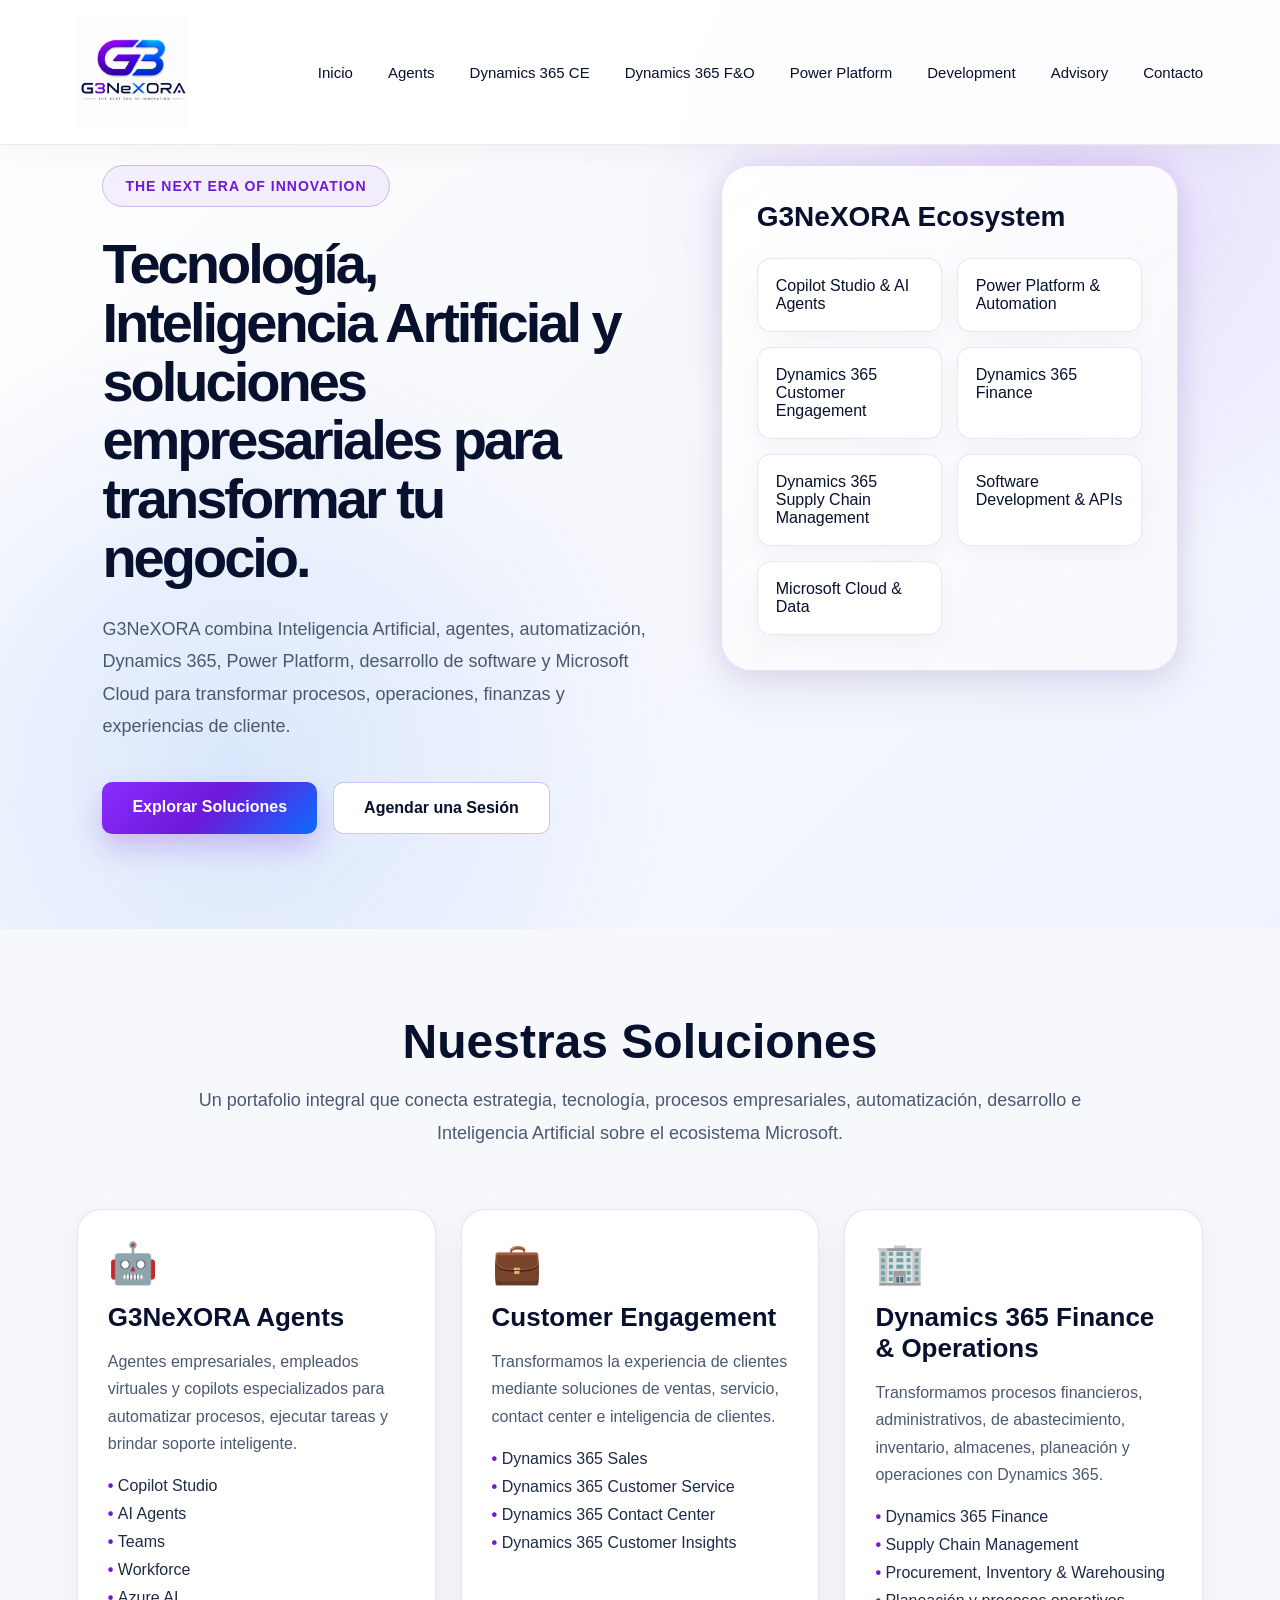
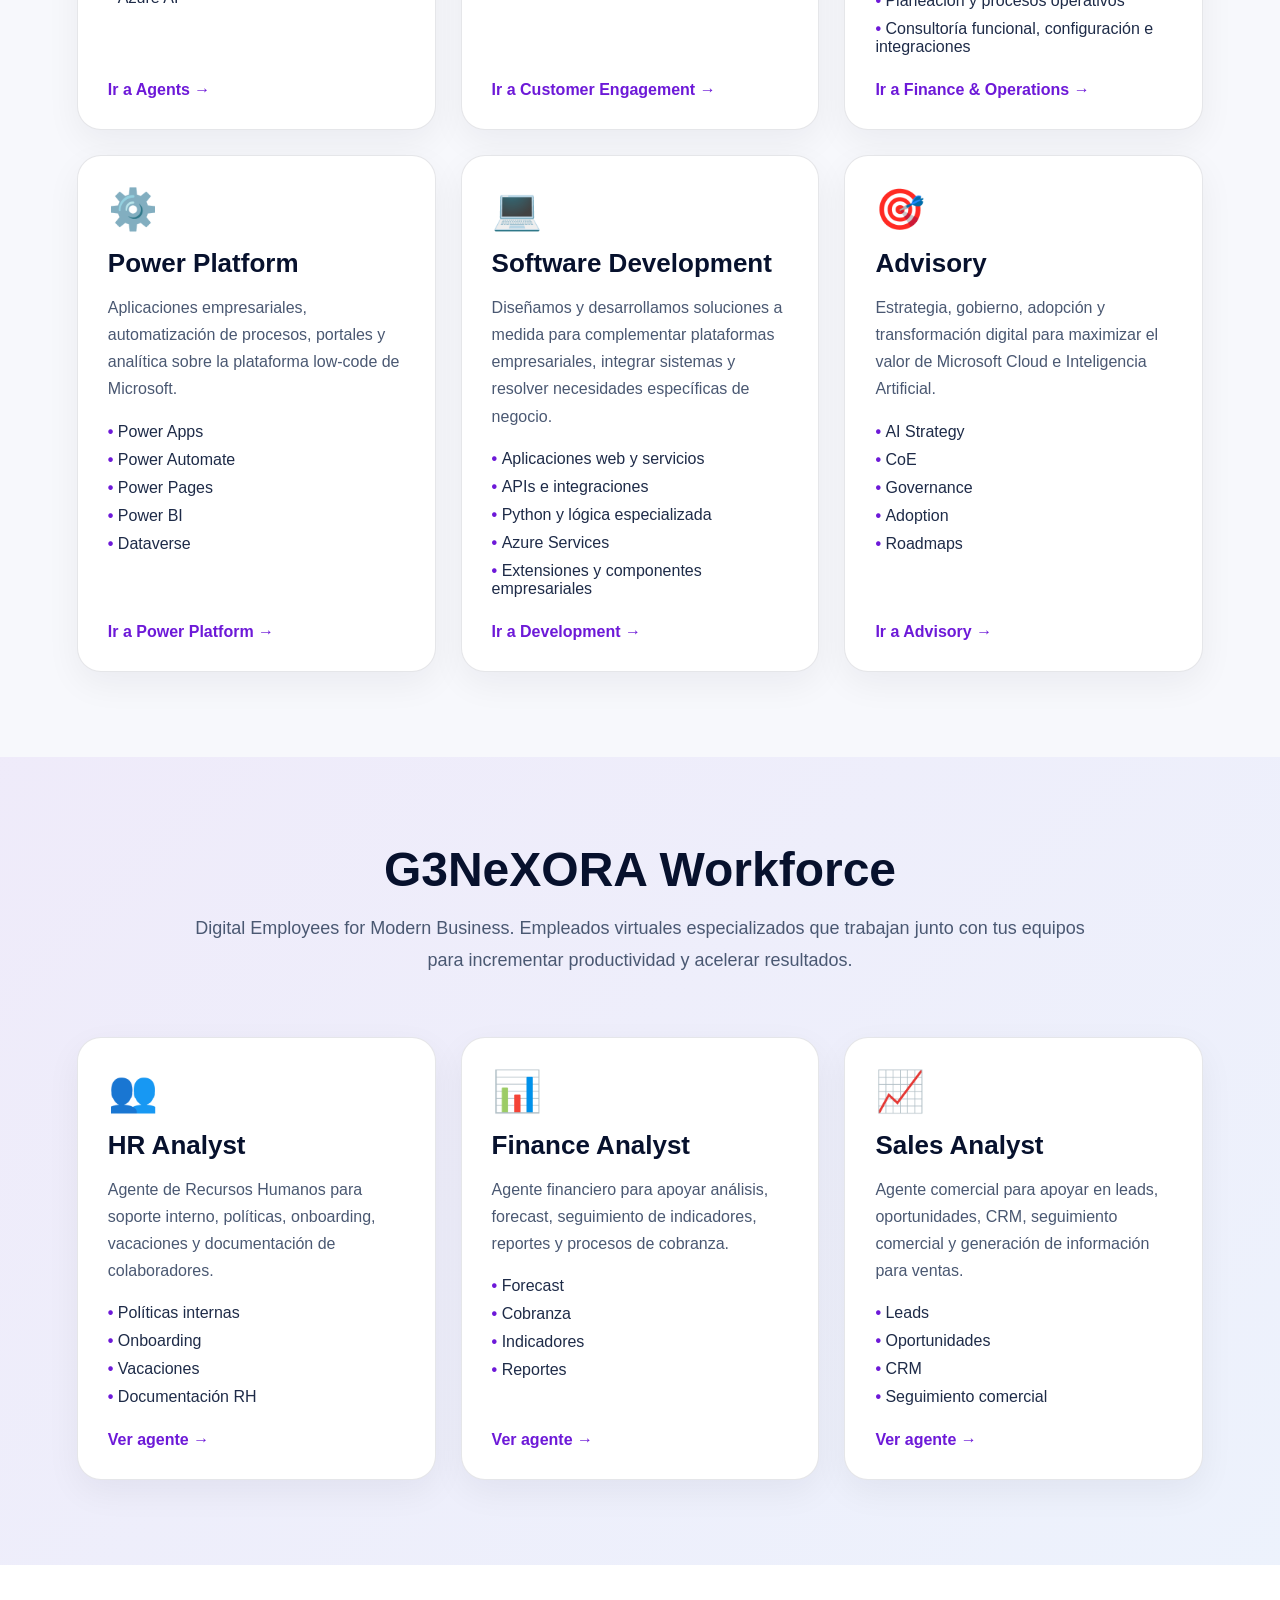
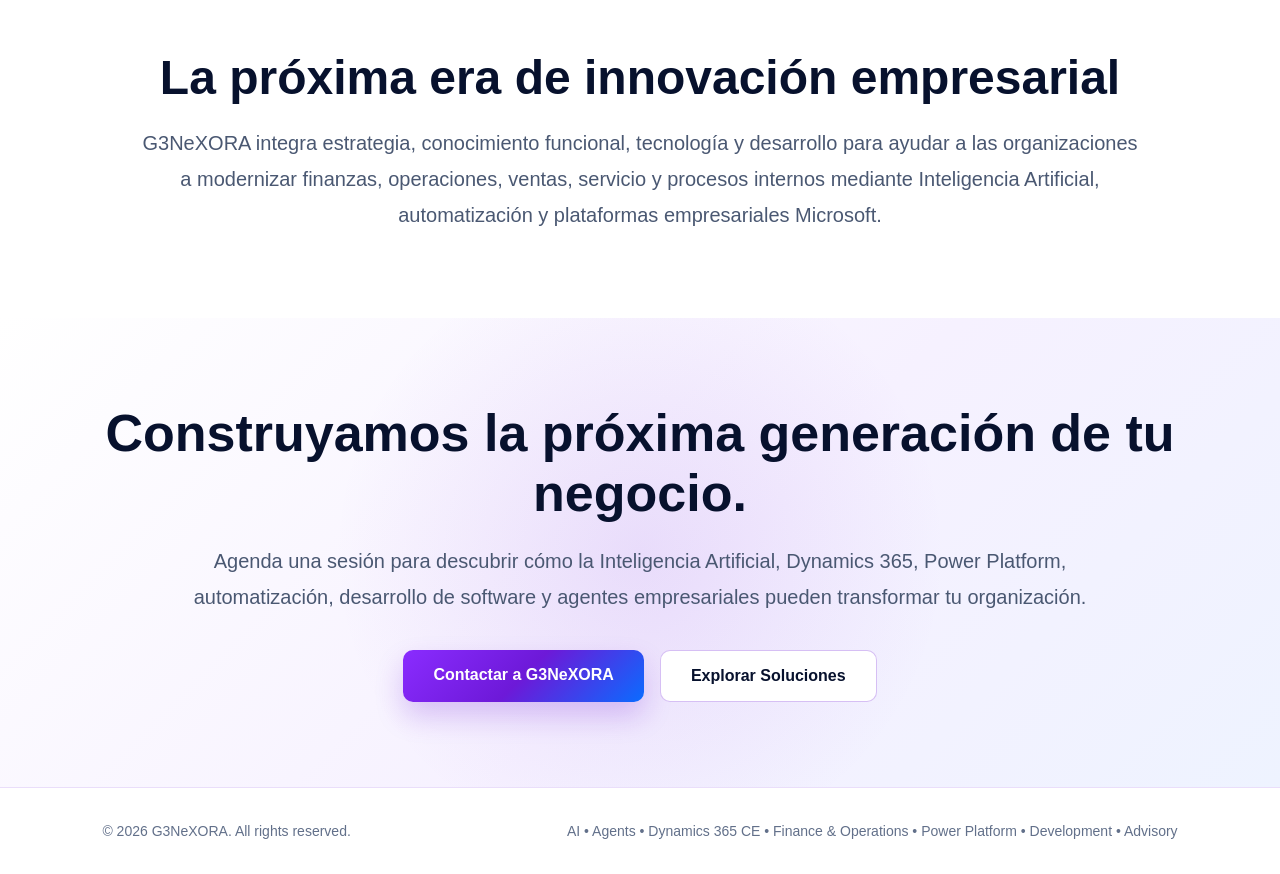
<file: index.html>
<!DOCTYPE html>
<html lang="es">
<head>
    <meta charset="UTF-8" />
    <meta name="viewport" content="width=device-width, initial-scale=1.0" />

    <title>G3NeXORA | Agents, Dynamics 365, Automation & Software Development</title>

    <meta name="description"
          content="G3NeXORA ofrece Inteligencia Artificial, agentes, Dynamics 365 Customer Engagement, Finance & Operations, Power Platform, automatización, desarrollo de software y Advisory." />

    <link rel="stylesheet" href="css/styles.css" />
</head>

<body>

    <header class="site-header">
        <a href="index.html" class="brand">
            <img src="images/g3nexora-logo.png" alt="G3NeXORA Logo" />
        </a>

        <nav class="main-nav">
            <a href="index.html">Inicio</a>
            <a href="Agents.html">Agents</a>
            <a href="CustomerEngagement.html">Dynamics 365 CE</a>
            <a href="FinanceOperations.html">Dynamics 365 F&amp;O</a>
            <a href="PowerPlatform.html">Power Platform</a>
            <!--<a href="AI.html">AI</a>-->
            <a href="Development.html">Development</a>
            <a href="Advisory.html">Advisory</a>
            <a href="#contact">Contacto</a>
        </nav>
    </header>

    <main>

        <section class="hero" id="inicio">
            <div class="hero-content">
                <div class="badge">THE NEXT ERA OF INNOVATION</div>

                <h1>
                    Tecnología, Inteligencia Artificial y soluciones empresariales para transformar tu negocio.
                </h1>

                <p>
                    G3NeXORA combina Inteligencia Artificial, agentes, automatización, Dynamics 365,
                    Power Platform, desarrollo de software y Microsoft Cloud para transformar
                    procesos, operaciones, finanzas y experiencias de cliente.
                </p>

                <div class="buttons">
                    <a href="#services" class="btn-primary">Explorar Soluciones</a>
                    <a href="#contact" class="btn-secondary">Agendar una Sesión</a>
                </div>
            </div>

            <div class="hero-panel">
                <div class="hero-panel-header">
                    <span>G3NeXORA Ecosystem</span>
                </div>

                <div class="ecosystem-grid">
                    <div class="ecosystem-item">Copilot Studio &amp; AI Agents</div>
                    <!--<div class="ecosystem-item">Azure AI Foundry &amp; Azure OpenAI</div>-->
                    <div class="ecosystem-item">Power Platform &amp; Automation</div>
                    <div class="ecosystem-item">Dynamics 365 Customer Engagement</div>
                    <div class="ecosystem-item">Dynamics 365 Finance</div>
                    <div class="ecosystem-item">Dynamics 365 Supply Chain Management</div>
                    <div class="ecosystem-item">Software Development &amp; APIs</div>
                    <div class="ecosystem-item">Microsoft Cloud &amp; Data</div>
                </div>
            </div>
        </section>

        <section class="services" id="services">
            <div class="section-title">
                <h2>Nuestras Soluciones</h2>
                <p>
                    Un portafolio integral que conecta estrategia, tecnología, procesos empresariales,
                    automatización, desarrollo e Inteligencia Artificial sobre el ecosistema Microsoft.
                </p>
            </div>

            <div class="services-grid">

                <article class="service-card" id="agents">
                    <div>
                        <div class="icon">🤖</div>
                        <h3>G3NeXORA Agents</h3>
                        <p>
                            Agentes empresariales, empleados virtuales y copilots especializados
                            para automatizar procesos, ejecutar tareas y brindar soporte inteligente.
                        </p>

                        <ul>
                            <li>Copilot Studio</li>
                            <li>AI Agents</li>
                            <li>Teams</li>
                            <li>Workforce</li>
                            <li>Azure AI</li>
                        </ul>
                    </div>

                    <a href="Agents.html">Ir a Agents →</a>
                </article>

                <article class="service-card" id="customer">
                    <div>
                        <div class="icon">💼</div>
                        <h3>Customer Engagement</h3>
                        <p>
                            Transformamos la experiencia de clientes mediante soluciones de ventas,
                            servicio, contact center e inteligencia de clientes.
                        </p>

                        <ul>
                            <li>Dynamics 365 Sales</li>
                            <li>Dynamics 365 Customer Service</li>
                            <li>Dynamics 365 Contact Center</li>
                            <li>Dynamics 365 Customer Insights</li>
                        </ul>
                    </div>

                    <a href="CustomerEngagement.html">Ir a Customer Engagement →</a>
                </article>

                <article class="service-card" id="finance-operations">
                    <div>
                        <div class="icon">🏢</div>
                        <h3>Dynamics 365 Finance &amp; Operations</h3>
                        <p>
                            Transformamos procesos financieros, administrativos, de abastecimiento,
                            inventario, almacenes, planeación y operaciones con Dynamics 365.
                        </p>

                        <ul>
                            <li>Dynamics 365 Finance</li>
                            <li>Supply Chain Management</li>
                            <li>Procurement, Inventory &amp; Warehousing</li>
                            <li>Planeación y procesos operativos</li>
                            <li>Consultoría funcional, configuración e integraciones</li>
                        </ul>
                    </div>

                    <a href="FinanceOperations.html">Ir a Finance &amp; Operations →</a>
                </article>

                <article class="service-card" id="platform">
                    <div>
                        <div class="icon">⚙️</div>
                        <h3>Power Platform</h3>
                        <p>
                            Aplicaciones empresariales, automatización de procesos, portales y analítica
                            sobre la plataforma low-code de Microsoft.
                        </p>

                        <ul>
                            <li>Power Apps</li>
                            <li>Power Automate</li>
                            <li>Power Pages</li>
                            <li>Power BI</li>
                            <li>Dataverse</li>
                        </ul>
                    </div>

                    <a href="PowerPlatform.html">Ir a Power Platform →</a>
                </article>

                <!--<article class="service-card" id="ai">
                    <div>
                        <div class="icon">🧠</div>
                        <h3>G3NeXORA AI</h3>
                        <p>
                            Soluciones avanzadas de Inteligencia Artificial para acelerar la innovación,
                            automatizar decisiones y conectar conocimiento empresarial.
                        </p>

                        <ul>
                            <li>Azure AI Foundry</li>
                            <li>Azure OpenAI</li>
                            <li>Generative AI</li>
                            <li>Machine Learning</li>
                            <li>Intelligent Automation</li>
                        </ul>
                    </div>

                    <a href="AI.html">Ir a AI →</a>
                </article>-->

                <article class="service-card" id="development">
                    <div>
                        <div class="icon">💻</div>
                        <h3>Software Development</h3>
                        <p>
                            Diseñamos y desarrollamos soluciones a medida para complementar plataformas
                            empresariales, integrar sistemas y resolver necesidades específicas de negocio.
                        </p>

                        <ul>
                            <li>Aplicaciones web y servicios</li>
                            <li>APIs e integraciones</li>
                            <li>Python y lógica especializada</li>
                            <li>Azure Services</li>
                            <li>Extensiones y componentes empresariales</li>
                        </ul>
                    </div>

                    <a href="Development.html">Ir a Development →</a>
                </article>

                <article class="service-card" id="advisory">
                    <div>
                        <div class="icon">🎯</div>
                        <h3>Advisory</h3>
                        <p>
                            Estrategia, gobierno, adopción y transformación digital para maximizar
                            el valor de Microsoft Cloud e Inteligencia Artificial.
                        </p>

                        <ul>
                            <li>AI Strategy</li>
                            <li>CoE</li>
                            <li>Governance</li>
                            <li>Adoption</li>
                            <li>Roadmaps</li>
                        </ul>
                    </div>

                    <a href="Advisory.html">Ir a Advisory →</a>
                </article>

            </div>
        </section>

        <section class="workforce">
            <div class="section-title">
                <h2>G3NeXORA Workforce</h2>
                <p>
                    Digital Employees for Modern Business. Empleados virtuales especializados
                    que trabajan junto con tus equipos para incrementar productividad y acelerar resultados.
                </p>
            </div>

            <div class="workforce-grid">

                <article class="workforce-card">
                    <div>
                        <div class="icon">👥</div>
                        <h3>HR Analyst</h3>
                        <p>
                            Agente de Recursos Humanos para soporte interno, políticas, onboarding,
                            vacaciones y documentación de colaboradores.
                        </p>

                        <ul>
                            <li>Políticas internas</li>
                            <li>Onboarding</li>
                            <li>Vacaciones</li>
                            <li>Documentación RH</li>
                        </ul>
                    </div>

                    <a href="Agents.html">Ver agente →</a>
                </article>

                <article class="workforce-card">
                    <div>
                        <div class="icon">📊</div>
                        <h3>Finance Analyst</h3>
                        <p>
                            Agente financiero para apoyar análisis, forecast, seguimiento de indicadores,
                            reportes y procesos de cobranza.
                        </p>

                        <ul>
                            <li>Forecast</li>
                            <li>Cobranza</li>
                            <li>Indicadores</li>
                            <li>Reportes</li>
                        </ul>
                    </div>

                    <a href="Agents.html">Ver agente →</a>
                </article>

                <article class="workforce-card">
                    <div>
                        <div class="icon">📈</div>
                        <h3>Sales Analyst</h3>
                        <p>
                            Agente comercial para apoyar en leads, oportunidades, CRM, seguimiento
                            comercial y generación de información para ventas.
                        </p>

                        <ul>
                            <li>Leads</li>
                            <li>Oportunidades</li>
                            <li>CRM</li>
                            <li>Seguimiento comercial</li>
                        </ul>
                    </div>

                    <a href="Agents.html">Ver agente →</a>
                </article>

            </div>
        </section>

        <section class="about">
            <div class="about-content">
                <h2>La próxima era de innovación empresarial</h2>

                <p>
                    G3NeXORA integra estrategia, conocimiento funcional, tecnología y desarrollo para ayudar
                    a las organizaciones a modernizar finanzas, operaciones, ventas, servicio y procesos internos
                    mediante Inteligencia Artificial, automatización y plataformas empresariales Microsoft.
                </p>
            </div>
        </section>

        <section class="cta" id="contact">
            <h2>Construyamos la próxima generación de tu negocio.</h2>

            <p>
                Agenda una sesión para descubrir cómo la Inteligencia Artificial, Dynamics 365,
                Power Platform, automatización, desarrollo de software y agentes empresariales
                pueden transformar tu organización.
            </p>

            <div class="buttons centered">
                <a href="mailto:contacto@G3Nexora.ms" class="btn-primary">
                    Contactar a G3NeXORA
                </a>
                <a href="#services" class="btn-secondary">Explorar Soluciones</a>
            </div>
        </section>

    </main>

    <footer class="site-footer">
        <div>© 2026 G3NeXORA. All rights reserved.</div>
        <!--<div>AI • Agents • Dynamics 365 CE • Finance & Operations • Power Platform • Development • Azure AI • Advisory</div>-->
        <div>AI • Agents • Dynamics 365 CE • Finance & Operations • Power Platform • Development • Advisory</div>
    </footer>

    <script>
        if ('scrollRestoration' in history) {
            history.scrollRestoration = 'manual';
        }

        window.onload = function () {
            window.scrollTo({
                top: 0,
                left: 0,
                behavior: 'instant'
            });
        };
    </script>

</body>
</html>
</file>
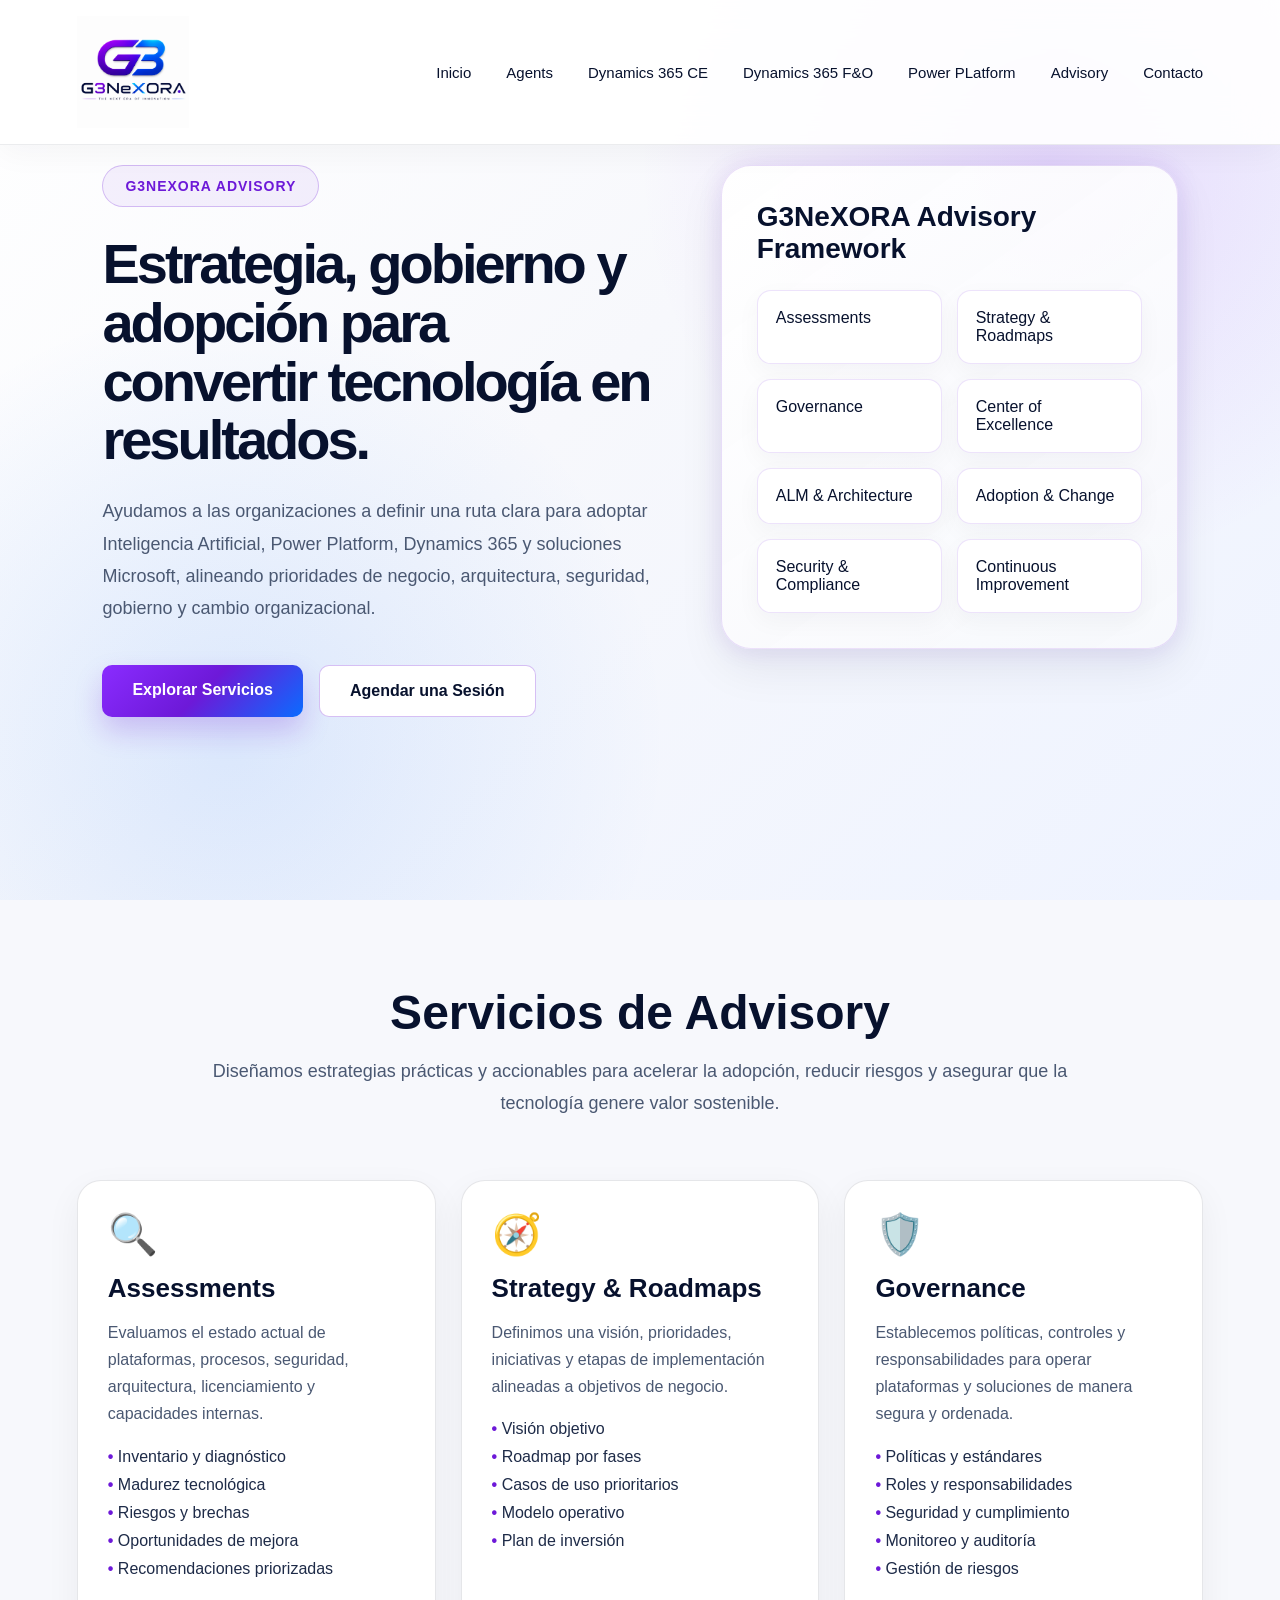
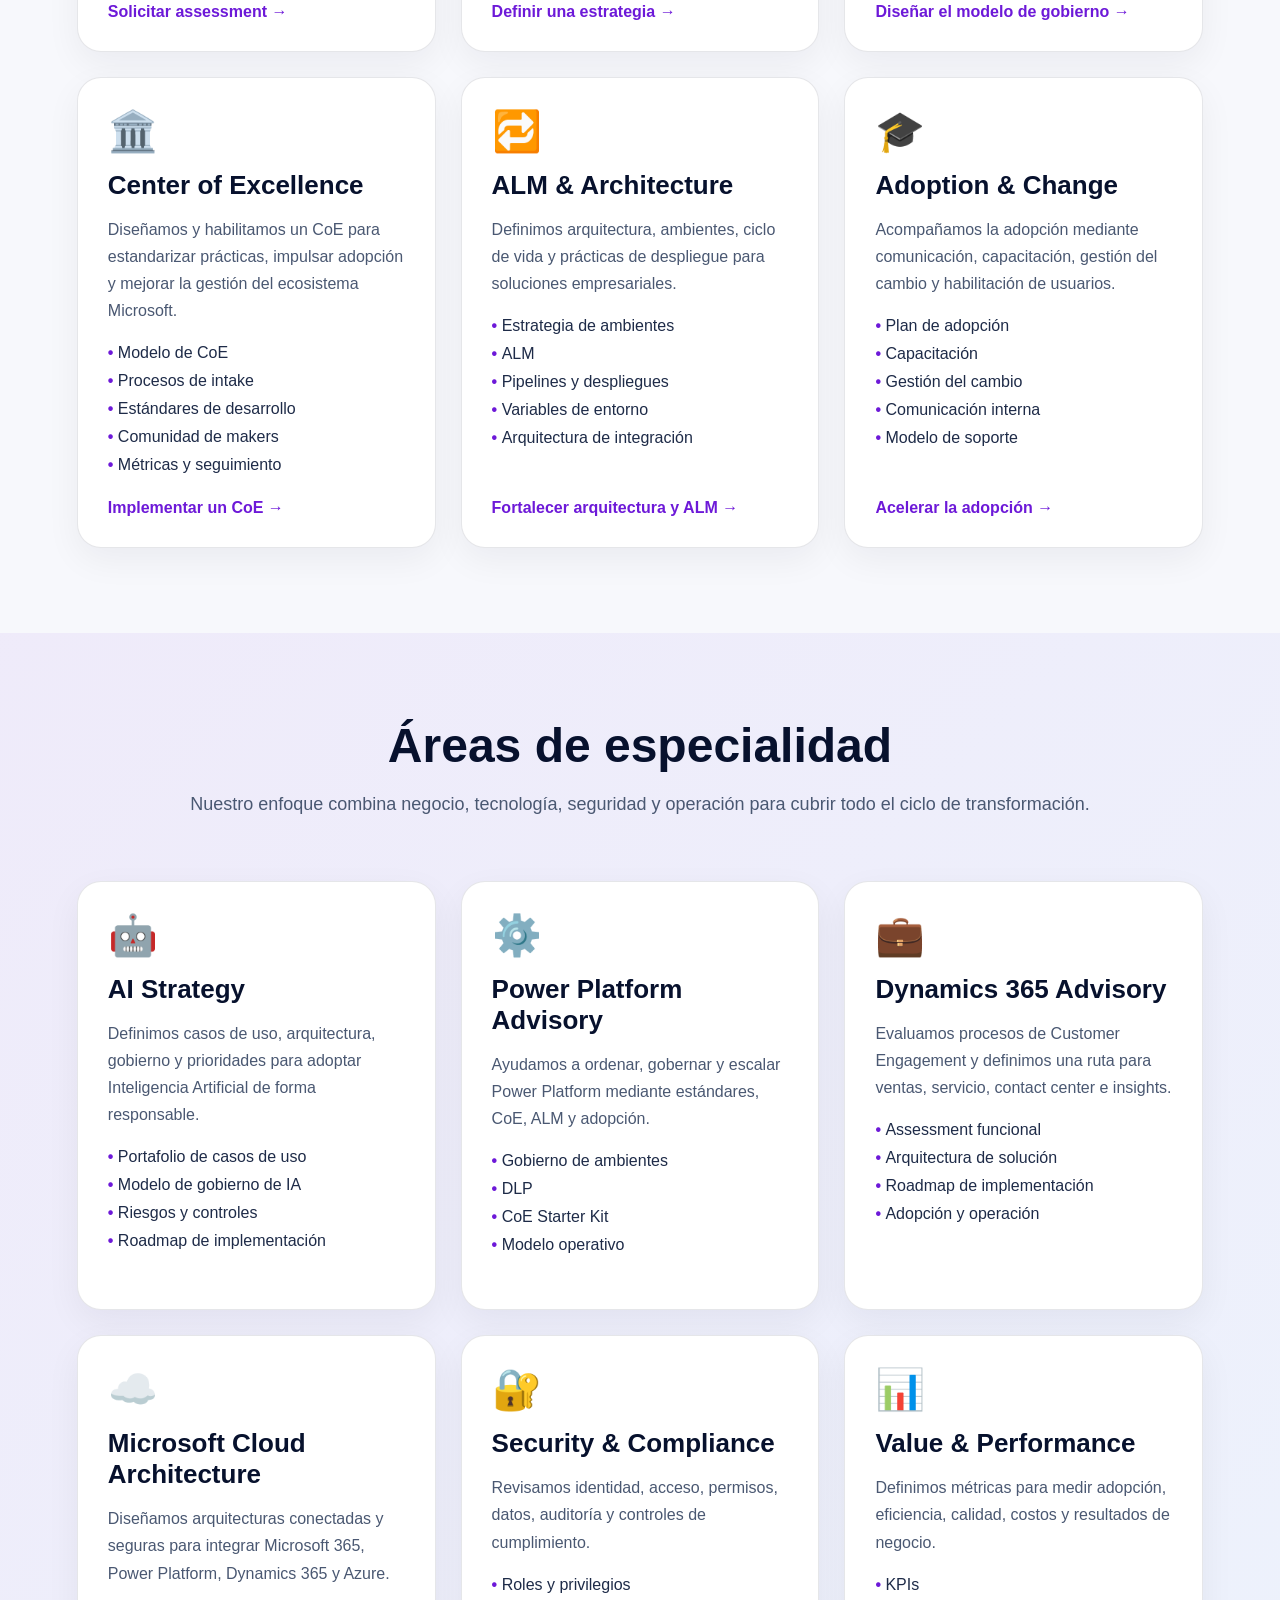
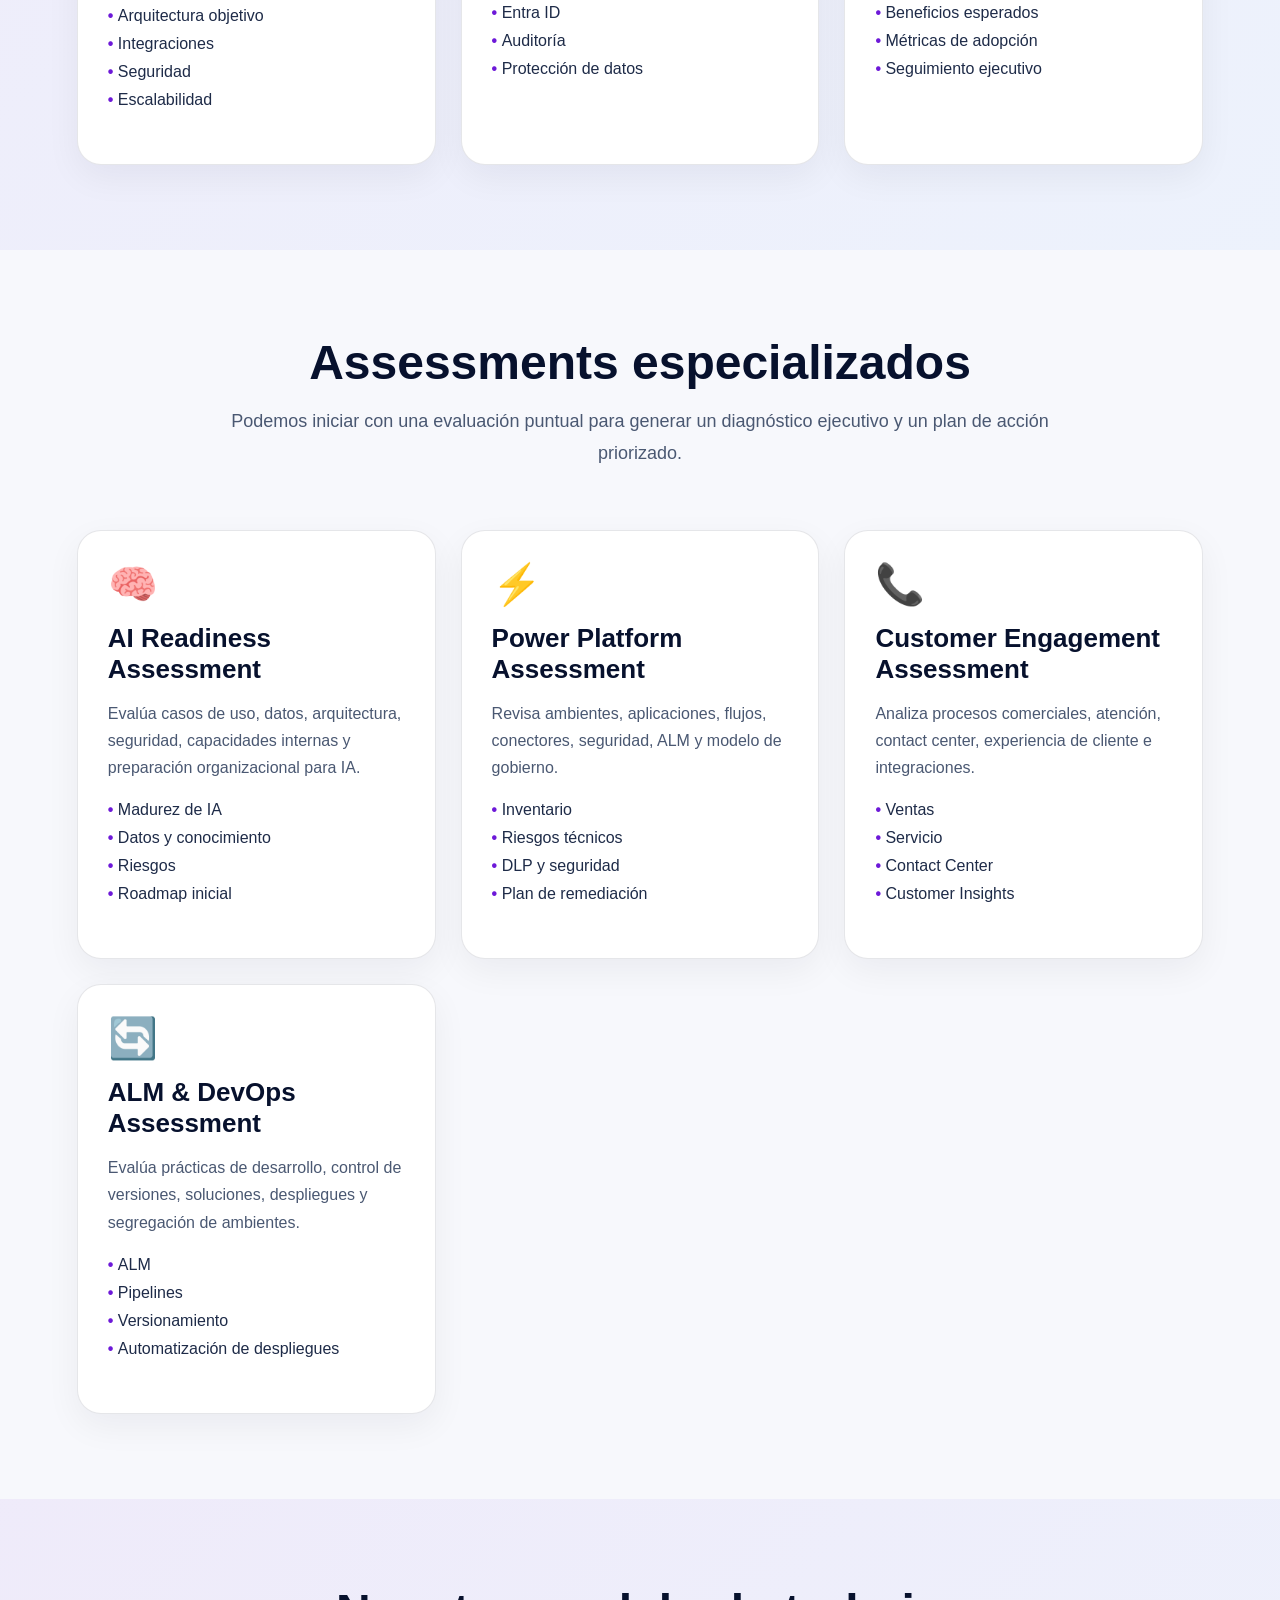
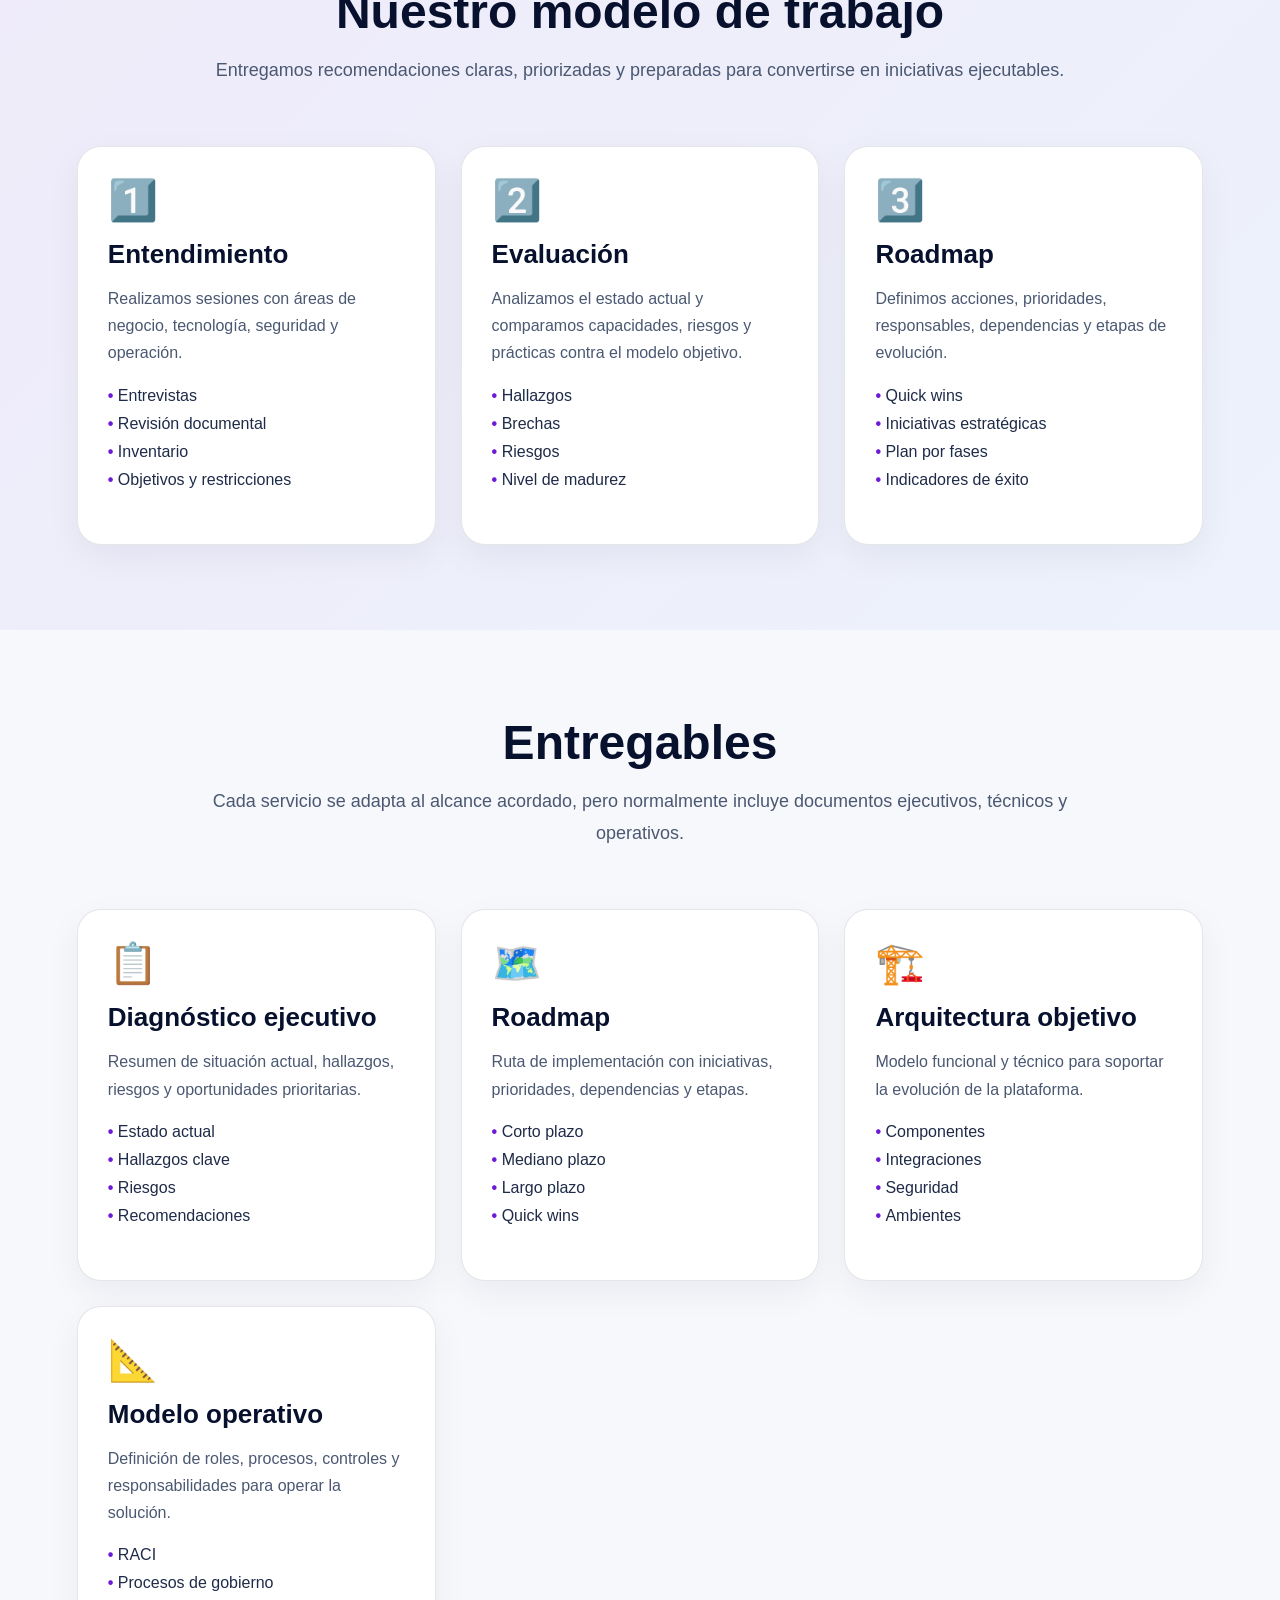
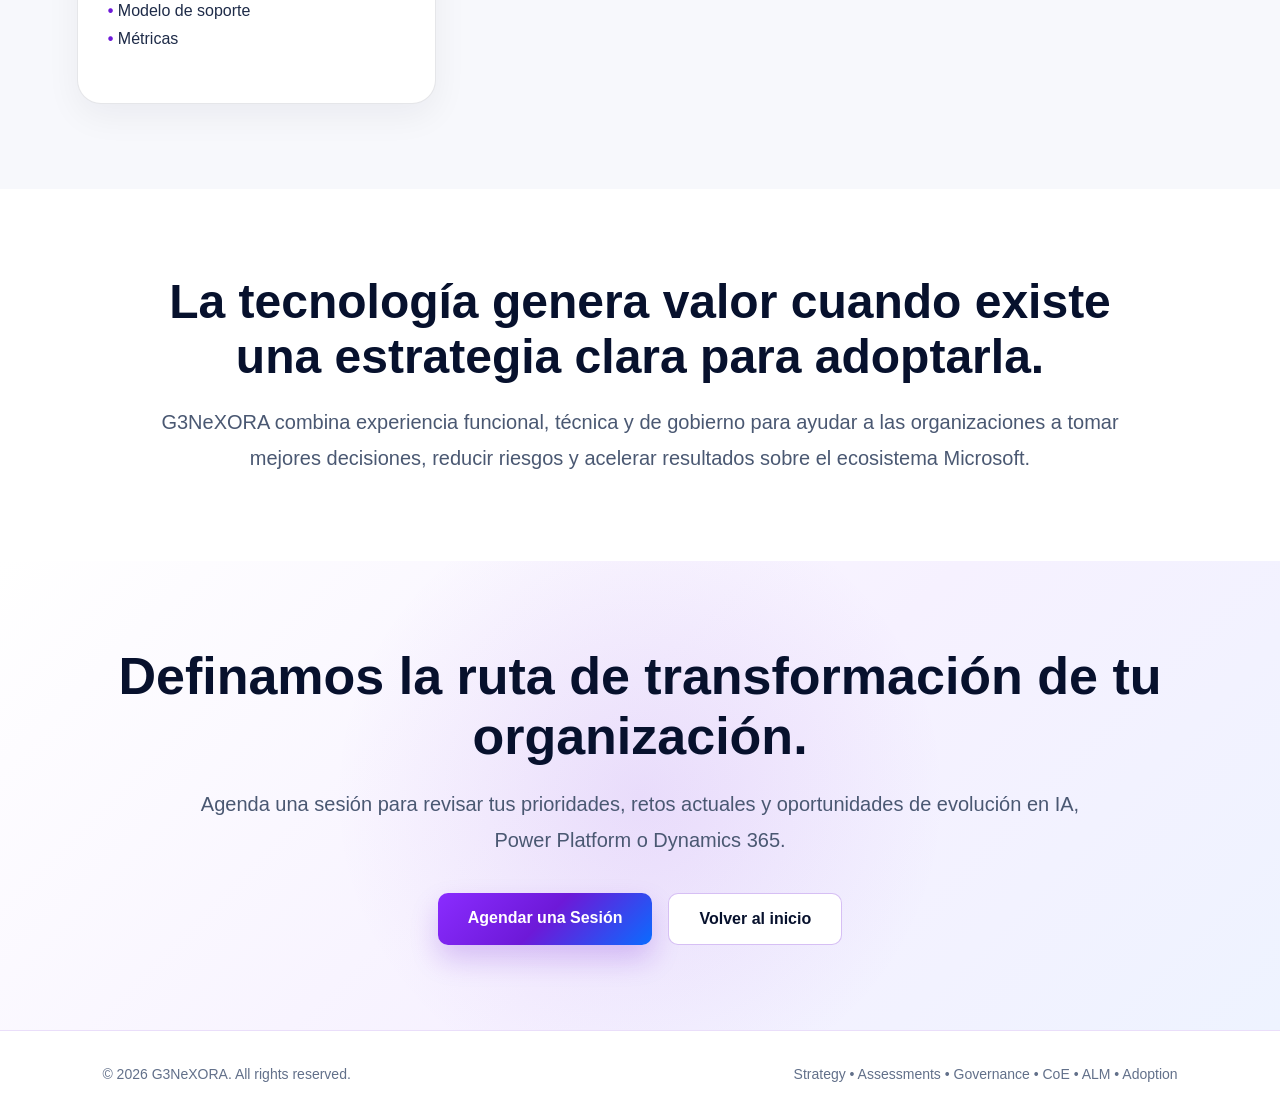
<file: Advisory.html>
<!DOCTYPE html>
<html lang="es">
<head>
    <meta charset="UTF-8" />
    <meta name="viewport" content="width=device-width, initial-scale=1.0" />

    <title>G3NeXORA Advisory | Estrategia, Gobierno y Adopción</title>

    <meta name="description"
          content="Servicios de Advisory para Microsoft AI, Power Platform, Dynamics 365 y transformación digital: assessments, roadmaps, gobierno, CoE, ALM, adopción y optimización." />

    <link rel="stylesheet" href="css/styles.css" />
</head>

<body>

    <header class="site-header">
        <a href="index.html" class="brand" aria-label="Ir al inicio de G3NeXORA">
            <img src="images/g3nexora-logo.png" alt="G3NeXORA Logo" />
        </a>

        <nav class="main-nav" aria-label="Navegación principal">
            <a href="index.html">Inicio</a>
            <a href="Agents.html">Agents</a>
            <a href="CustomerEngagement.html">Dynamics 365 CE</a>
            <a href="FinanceOperations.html">Dynamics 365 F&amp;O</a>
            <a href="PowerPlatform.html">Power PLatform</a>
            <!--<a href="AI.html">AI</a>-->
            <a href="Advisory.html">Advisory</a>
            <a href="#contact">Contacto</a>
        </nav>
    </header>

    <main>

        <!-- HERO -->
        <section class="hero" id="inicio">
            <div class="hero-content">
                <div class="badge">G3NEXORA ADVISORY</div>

                <h1>
                    Estrategia, gobierno y adopción para convertir tecnología en resultados.
                </h1>

                <p>
                    Ayudamos a las organizaciones a definir una ruta clara para adoptar
                    Inteligencia Artificial, Power Platform, Dynamics 365 y soluciones Microsoft,
                    alineando prioridades de negocio, arquitectura, seguridad, gobierno y cambio organizacional.
                </p>

                <div class="buttons">
                    <a href="#services" class="btn-primary">Explorar Servicios</a>
                    <a href="#contact" class="btn-secondary">Agendar una Sesión</a>
                </div>
            </div>

            <div class="hero-panel">
                <div class="hero-panel-header">
                    <span>G3NeXORA Advisory Framework</span>
                </div>

                <div class="ecosystem-grid">
                    <div class="ecosystem-item">Assessments</div>
                    <div class="ecosystem-item">Strategy & Roadmaps</div>
                    <div class="ecosystem-item">Governance</div>
                    <div class="ecosystem-item">Center of Excellence</div>
                    <div class="ecosystem-item">ALM & Architecture</div>
                    <div class="ecosystem-item">Adoption & Change</div>
                    <div class="ecosystem-item">Security & Compliance</div>
                    <div class="ecosystem-item">Continuous Improvement</div>
                </div>
            </div>
        </section>

        <!-- SERVICIOS -->
        <section class="services" id="services">
            <div class="section-title">
                <h2>Servicios de Advisory</h2>
                <p>
                    Diseñamos estrategias prácticas y accionables para acelerar la adopción,
                    reducir riesgos y asegurar que la tecnología genere valor sostenible.
                </p>
            </div>

            <div class="services-grid">

                <article class="service-card">
                    <div>
                        <div class="icon">🔍</div>
                        <h3>Assessments</h3>
                        <p>
                            Evaluamos el estado actual de plataformas, procesos, seguridad,
                            arquitectura, licenciamiento y capacidades internas.
                        </p>
                        <ul>
                            <li>Inventario y diagnóstico</li>
                            <li>Madurez tecnológica</li>
                            <li>Riesgos y brechas</li>
                            <li>Oportunidades de mejora</li>
                            <li>Recomendaciones priorizadas</li>
                        </ul>
                    </div>
                    <a href="#contact">Solicitar assessment →</a>
                </article>

                <article class="service-card">
                    <div>
                        <div class="icon">🧭</div>
                        <h3>Strategy & Roadmaps</h3>
                        <p>
                            Definimos una visión, prioridades, iniciativas y etapas de implementación
                            alineadas a objetivos de negocio.
                        </p>
                        <ul>
                            <li>Visión objetivo</li>
                            <li>Roadmap por fases</li>
                            <li>Casos de uso prioritarios</li>
                            <li>Modelo operativo</li>
                            <li>Plan de inversión</li>
                        </ul>
                    </div>
                    <a href="#contact">Definir una estrategia →</a>
                </article>

                <article class="service-card">
                    <div>
                        <div class="icon">🛡️</div>
                        <h3>Governance</h3>
                        <p>
                            Establecemos políticas, controles y responsabilidades para operar
                            plataformas y soluciones de manera segura y ordenada.
                        </p>
                        <ul>
                            <li>Políticas y estándares</li>
                            <li>Roles y responsabilidades</li>
                            <li>Seguridad y cumplimiento</li>
                            <li>Monitoreo y auditoría</li>
                            <li>Gestión de riesgos</li>
                        </ul>
                    </div>
                    <a href="#contact">Diseñar el modelo de gobierno →</a>
                </article>

                <article class="service-card">
                    <div>
                        <div class="icon">🏛️</div>
                        <h3>Center of Excellence</h3>
                        <p>
                            Diseñamos y habilitamos un CoE para estandarizar prácticas,
                            impulsar adopción y mejorar la gestión del ecosistema Microsoft.
                        </p>
                        <ul>
                            <li>Modelo de CoE</li>
                            <li>Procesos de intake</li>
                            <li>Estándares de desarrollo</li>
                            <li>Comunidad de makers</li>
                            <li>Métricas y seguimiento</li>
                        </ul>
                    </div>
                    <a href="#contact">Implementar un CoE →</a>
                </article>

                <article class="service-card">
                    <div>
                        <div class="icon">🔁</div>
                        <h3>ALM & Architecture</h3>
                        <p>
                            Definimos arquitectura, ambientes, ciclo de vida y prácticas
                            de despliegue para soluciones empresariales.
                        </p>
                        <ul>
                            <li>Estrategia de ambientes</li>
                            <li>ALM</li>
                            <li>Pipelines y despliegues</li>
                            <li>Variables de entorno</li>
                            <li>Arquitectura de integración</li>
                        </ul>
                    </div>
                    <a href="#contact">Fortalecer arquitectura y ALM →</a>
                </article>

                <article class="service-card">
                    <div>
                        <div class="icon">🎓</div>
                        <h3>Adoption & Change</h3>
                        <p>
                            Acompañamos la adopción mediante comunicación, capacitación,
                            gestión del cambio y habilitación de usuarios.
                        </p>
                        <ul>
                            <li>Plan de adopción</li>
                            <li>Capacitación</li>
                            <li>Gestión del cambio</li>
                            <li>Comunicación interna</li>
                            <li>Modelo de soporte</li>
                        </ul>
                    </div>
                    <a href="#contact">Acelerar la adopción →</a>
                </article>

            </div>
        </section>

        <!-- ÁREAS DE ESPECIALIDAD -->
        <section class="workforce">
            <div class="section-title">
                <h2>Áreas de especialidad</h2>
                <p>
                    Nuestro enfoque combina negocio, tecnología, seguridad y operación
                    para cubrir todo el ciclo de transformación.
                </p>
            </div>

            <div class="workforce-grid">

                <article class="workforce-card">
                    <div>
                        <div class="icon">🤖</div>
                        <h3>AI Strategy</h3>
                        <p>
                            Definimos casos de uso, arquitectura, gobierno y prioridades
                            para adoptar Inteligencia Artificial de forma responsable.
                        </p>
                        <ul>
                            <li>Portafolio de casos de uso</li>
                            <li>Modelo de gobierno de IA</li>
                            <li>Riesgos y controles</li>
                            <li>Roadmap de implementación</li>
                        </ul>
                    </div>
                </article>

                <article class="workforce-card">
                    <div>
                        <div class="icon">⚙️</div>
                        <h3>Power Platform Advisory</h3>
                        <p>
                            Ayudamos a ordenar, gobernar y escalar Power Platform
                            mediante estándares, CoE, ALM y adopción.
                        </p>
                        <ul>
                            <li>Gobierno de ambientes</li>
                            <li>DLP</li>
                            <li>CoE Starter Kit</li>
                            <li>Modelo operativo</li>
                        </ul>
                    </div>
                </article>

                <article class="workforce-card">
                    <div>
                        <div class="icon">💼</div>
                        <h3>Dynamics 365 Advisory</h3>
                        <p>
                            Evaluamos procesos de Customer Engagement y definimos
                            una ruta para ventas, servicio, contact center e insights.
                        </p>
                        <ul>
                            <li>Assessment funcional</li>
                            <li>Arquitectura de solución</li>
                            <li>Roadmap de implementación</li>
                            <li>Adopción y operación</li>
                        </ul>
                    </div>
                </article>

                <article class="workforce-card">
                    <div>
                        <div class="icon">☁️</div>
                        <h3>Microsoft Cloud Architecture</h3>
                        <p>
                            Diseñamos arquitecturas conectadas y seguras
                            para integrar Microsoft 365, Power Platform, Dynamics 365 y Azure.
                        </p>
                        <ul>
                            <li>Arquitectura objetivo</li>
                            <li>Integraciones</li>
                            <li>Seguridad</li>
                            <li>Escalabilidad</li>
                        </ul>
                    </div>
                </article>

                <article class="workforce-card">
                    <div>
                        <div class="icon">🔐</div>
                        <h3>Security & Compliance</h3>
                        <p>
                            Revisamos identidad, acceso, permisos, datos,
                            auditoría y controles de cumplimiento.
                        </p>
                        <ul>
                            <li>Roles y privilegios</li>
                            <li>Entra ID</li>
                            <li>Auditoría</li>
                            <li>Protección de datos</li>
                        </ul>
                    </div>
                </article>

                <article class="workforce-card">
                    <div>
                        <div class="icon">📊</div>
                        <h3>Value & Performance</h3>
                        <p>
                            Definimos métricas para medir adopción, eficiencia,
                            calidad, costos y resultados de negocio.
                        </p>
                        <ul>
                            <li>KPIs</li>
                            <li>Beneficios esperados</li>
                            <li>Métricas de adopción</li>
                            <li>Seguimiento ejecutivo</li>
                        </ul>
                    </div>
                </article>

            </div>
        </section>

        <!-- ASSESSMENTS -->
        <section class="services">
            <div class="section-title">
                <h2>Assessments especializados</h2>
                <p>
                    Podemos iniciar con una evaluación puntual para generar
                    un diagnóstico ejecutivo y un plan de acción priorizado.
                </p>
            </div>

            <div class="services-grid">

                <article class="service-card">
                    <div>
                        <div class="icon">🧠</div>
                        <h3>AI Readiness Assessment</h3>
                        <p>
                            Evalúa casos de uso, datos, arquitectura, seguridad,
                            capacidades internas y preparación organizacional para IA.
                        </p>
                        <ul>
                            <li>Madurez de IA</li>
                            <li>Datos y conocimiento</li>
                            <li>Riesgos</li>
                            <li>Roadmap inicial</li>
                        </ul>
                    </div>
                </article>

                <article class="service-card">
                    <div>
                        <div class="icon">⚡</div>
                        <h3>Power Platform Assessment</h3>
                        <p>
                            Revisa ambientes, aplicaciones, flujos, conectores,
                            seguridad, ALM y modelo de gobierno.
                        </p>
                        <ul>
                            <li>Inventario</li>
                            <li>Riesgos técnicos</li>
                            <li>DLP y seguridad</li>
                            <li>Plan de remediación</li>
                        </ul>
                    </div>
                </article>

                <article class="service-card">
                    <div>
                        <div class="icon">📞</div>
                        <h3>Customer Engagement Assessment</h3>
                        <p>
                            Analiza procesos comerciales, atención, contact center,
                            experiencia de cliente e integraciones.
                        </p>
                        <ul>
                            <li>Ventas</li>
                            <li>Servicio</li>
                            <li>Contact Center</li>
                            <li>Customer Insights</li>
                        </ul>
                    </div>
                </article>

                <article class="service-card">
                    <div>
                        <div class="icon">🔄</div>
                        <h3>ALM & DevOps Assessment</h3>
                        <p>
                            Evalúa prácticas de desarrollo, control de versiones,
                            soluciones, despliegues y segregación de ambientes.
                        </p>
                        <ul>
                            <li>ALM</li>
                            <li>Pipelines</li>
                            <li>Versionamiento</li>
                            <li>Automatización de despliegues</li>
                        </ul>
                    </div>
                </article>

            </div>
        </section>

        <!-- MODELO DE TRABAJO -->
        <section class="workforce">
            <div class="section-title">
                <h2>Nuestro modelo de trabajo</h2>
                <p>
                    Entregamos recomendaciones claras, priorizadas y preparadas
                    para convertirse en iniciativas ejecutables.
                </p>
            </div>

            <div class="workforce-grid">

                <article class="workforce-card">
                    <div>
                        <div class="icon">1️⃣</div>
                        <h3>Entendimiento</h3>
                        <p>
                            Realizamos sesiones con áreas de negocio, tecnología,
                            seguridad y operación.
                        </p>
                        <ul>
                            <li>Entrevistas</li>
                            <li>Revisión documental</li>
                            <li>Inventario</li>
                            <li>Objetivos y restricciones</li>
                        </ul>
                    </div>
                </article>

                <article class="workforce-card">
                    <div>
                        <div class="icon">2️⃣</div>
                        <h3>Evaluación</h3>
                        <p>
                            Analizamos el estado actual y comparamos capacidades,
                            riesgos y prácticas contra el modelo objetivo.
                        </p>
                        <ul>
                            <li>Hallazgos</li>
                            <li>Brechas</li>
                            <li>Riesgos</li>
                            <li>Nivel de madurez</li>
                        </ul>
                    </div>
                </article>

                <article class="workforce-card">
                    <div>
                        <div class="icon">3️⃣</div>
                        <h3>Roadmap</h3>
                        <p>
                            Definimos acciones, prioridades, responsables,
                            dependencias y etapas de evolución.
                        </p>
                        <ul>
                            <li>Quick wins</li>
                            <li>Iniciativas estratégicas</li>
                            <li>Plan por fases</li>
                            <li>Indicadores de éxito</li>
                        </ul>
                    </div>
                </article>

            </div>
        </section>

        <!-- ENTREGABLES -->
        <section class="services">
            <div class="section-title">
                <h2>Entregables</h2>
                <p>
                    Cada servicio se adapta al alcance acordado, pero normalmente
                    incluye documentos ejecutivos, técnicos y operativos.
                </p>
            </div>

            <div class="services-grid">

                <article class="service-card">
                    <div>
                        <div class="icon">📋</div>
                        <h3>Diagnóstico ejecutivo</h3>
                        <p>
                            Resumen de situación actual, hallazgos,
                            riesgos y oportunidades prioritarias.
                        </p>
                        <ul>
                            <li>Estado actual</li>
                            <li>Hallazgos clave</li>
                            <li>Riesgos</li>
                            <li>Recomendaciones</li>
                        </ul>
                    </div>
                </article>

                <article class="service-card">
                    <div>
                        <div class="icon">🗺️</div>
                        <h3>Roadmap</h3>
                        <p>
                            Ruta de implementación con iniciativas,
                            prioridades, dependencias y etapas.
                        </p>
                        <ul>
                            <li>Corto plazo</li>
                            <li>Mediano plazo</li>
                            <li>Largo plazo</li>
                            <li>Quick wins</li>
                        </ul>
                    </div>
                </article>

                <article class="service-card">
                    <div>
                        <div class="icon">🏗️</div>
                        <h3>Arquitectura objetivo</h3>
                        <p>
                            Modelo funcional y técnico para soportar
                            la evolución de la plataforma.
                        </p>
                        <ul>
                            <li>Componentes</li>
                            <li>Integraciones</li>
                            <li>Seguridad</li>
                            <li>Ambientes</li>
                        </ul>
                    </div>
                </article>

                <article class="service-card">
                    <div>
                        <div class="icon">📐</div>
                        <h3>Modelo operativo</h3>
                        <p>
                            Definición de roles, procesos, controles
                            y responsabilidades para operar la solución.
                        </p>
                        <ul>
                            <li>RACI</li>
                            <li>Procesos de gobierno</li>
                            <li>Modelo de soporte</li>
                            <li>Métricas</li>
                        </ul>
                    </div>
                </article>

            </div>
        </section>

        <!-- POSICIONAMIENTO -->
        <section class="about">
            <div class="about-content">
                <h2>La tecnología genera valor cuando existe una estrategia clara para adoptarla.</h2>
                <p>
                    G3NeXORA combina experiencia funcional, técnica y de gobierno
                    para ayudar a las organizaciones a tomar mejores decisiones,
                    reducir riesgos y acelerar resultados sobre el ecosistema Microsoft.
                </p>
            </div>
        </section>

        <!-- CTA -->
        <section class="cta" id="contact">
            <h2>Definamos la ruta de transformación de tu organización.</h2>

            <p>
                Agenda una sesión para revisar tus prioridades, retos actuales
                y oportunidades de evolución en IA, Power Platform o Dynamics 365.
            </p>

            <div class="buttons centered">
                <a href="mailto:contacto@G3Nexora.ms"
                   class="btn-primary">
                    Agendar una Sesión
                </a>

                <a href="index.html" class="btn-secondary">Volver al inicio</a>
            </div>
        </section>

    </main>

    <footer class="site-footer">
        <div>© 2026 G3NeXORA. All rights reserved.</div>
        <div>Strategy • Assessments • Governance • CoE • ALM • Adoption</div>
    </footer>

    <script>
        if ('scrollRestoration' in history) {
            history.scrollRestoration = 'manual';
        }

        window.addEventListener('load', function () {
            window.scrollTo({
                top: 0,
                left: 0,
                behavior: 'instant'
            });
        });
    </script>

</body>
</html>
</file>
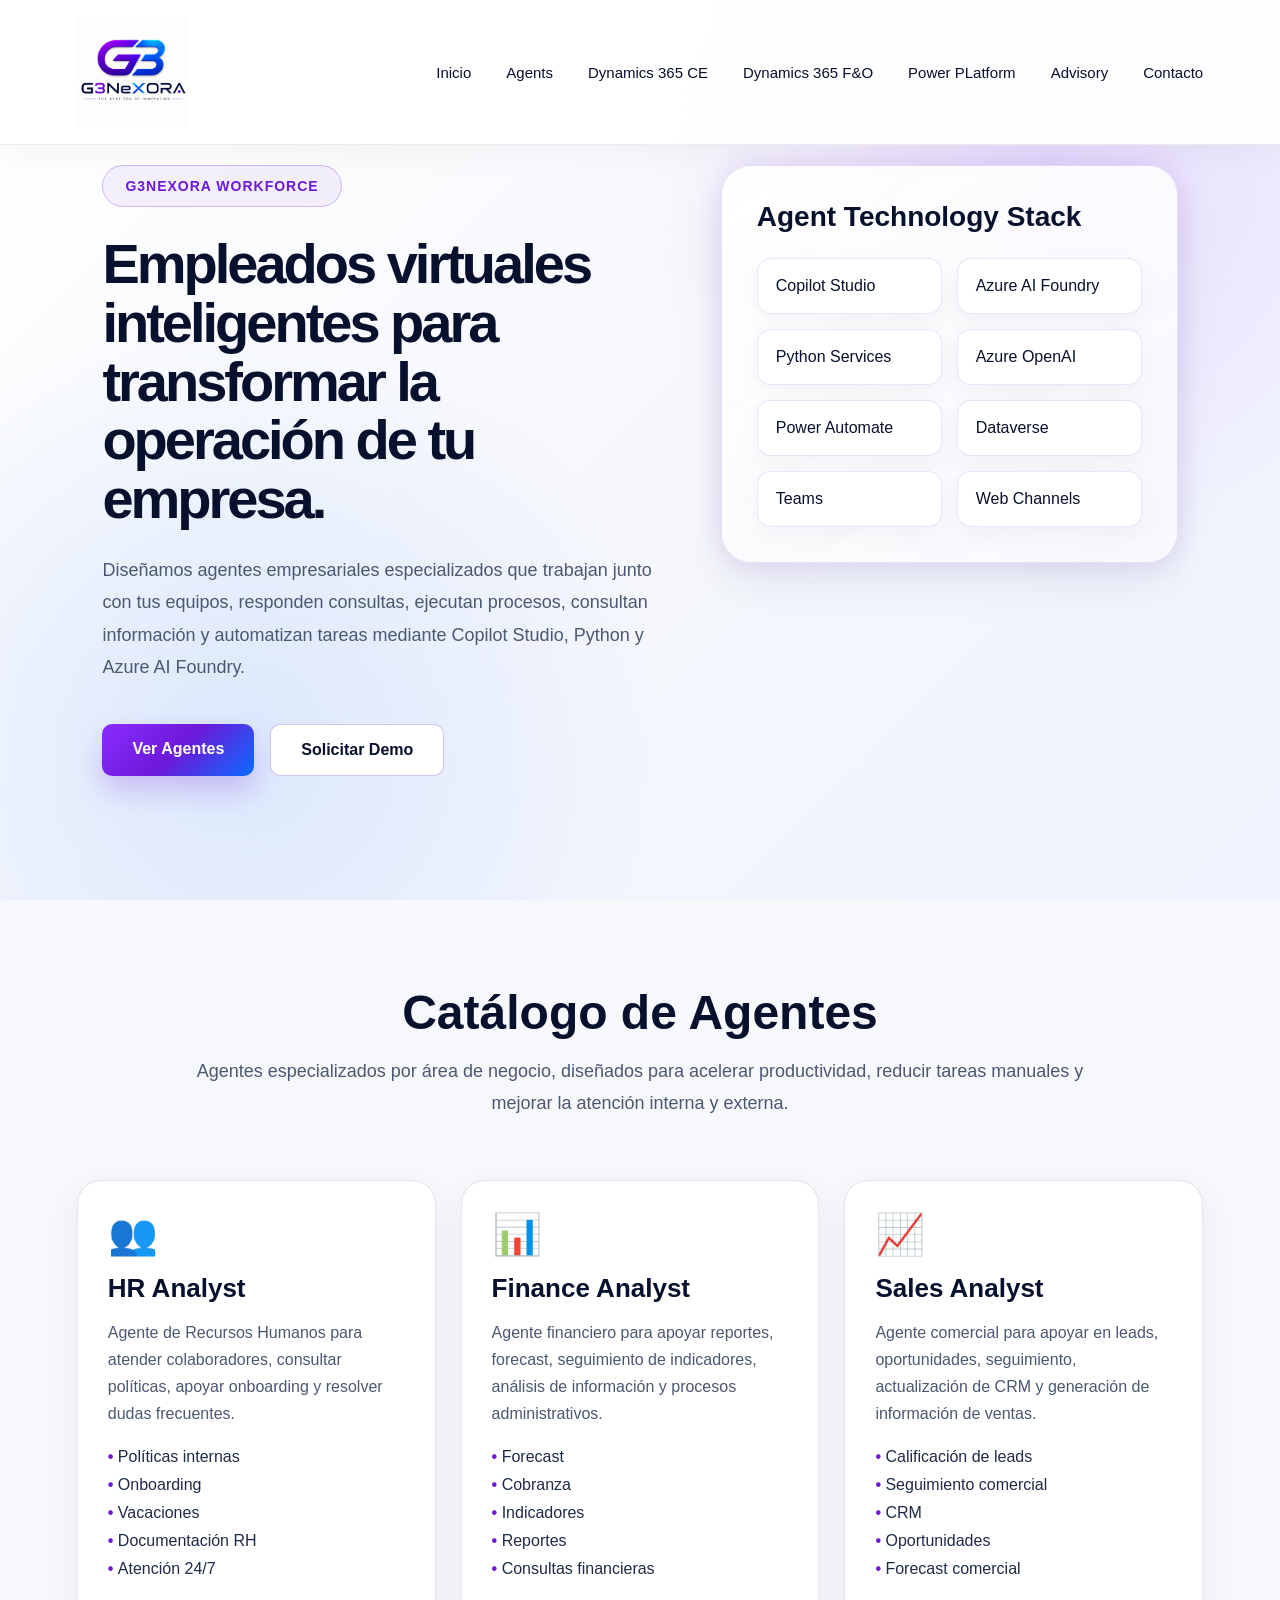
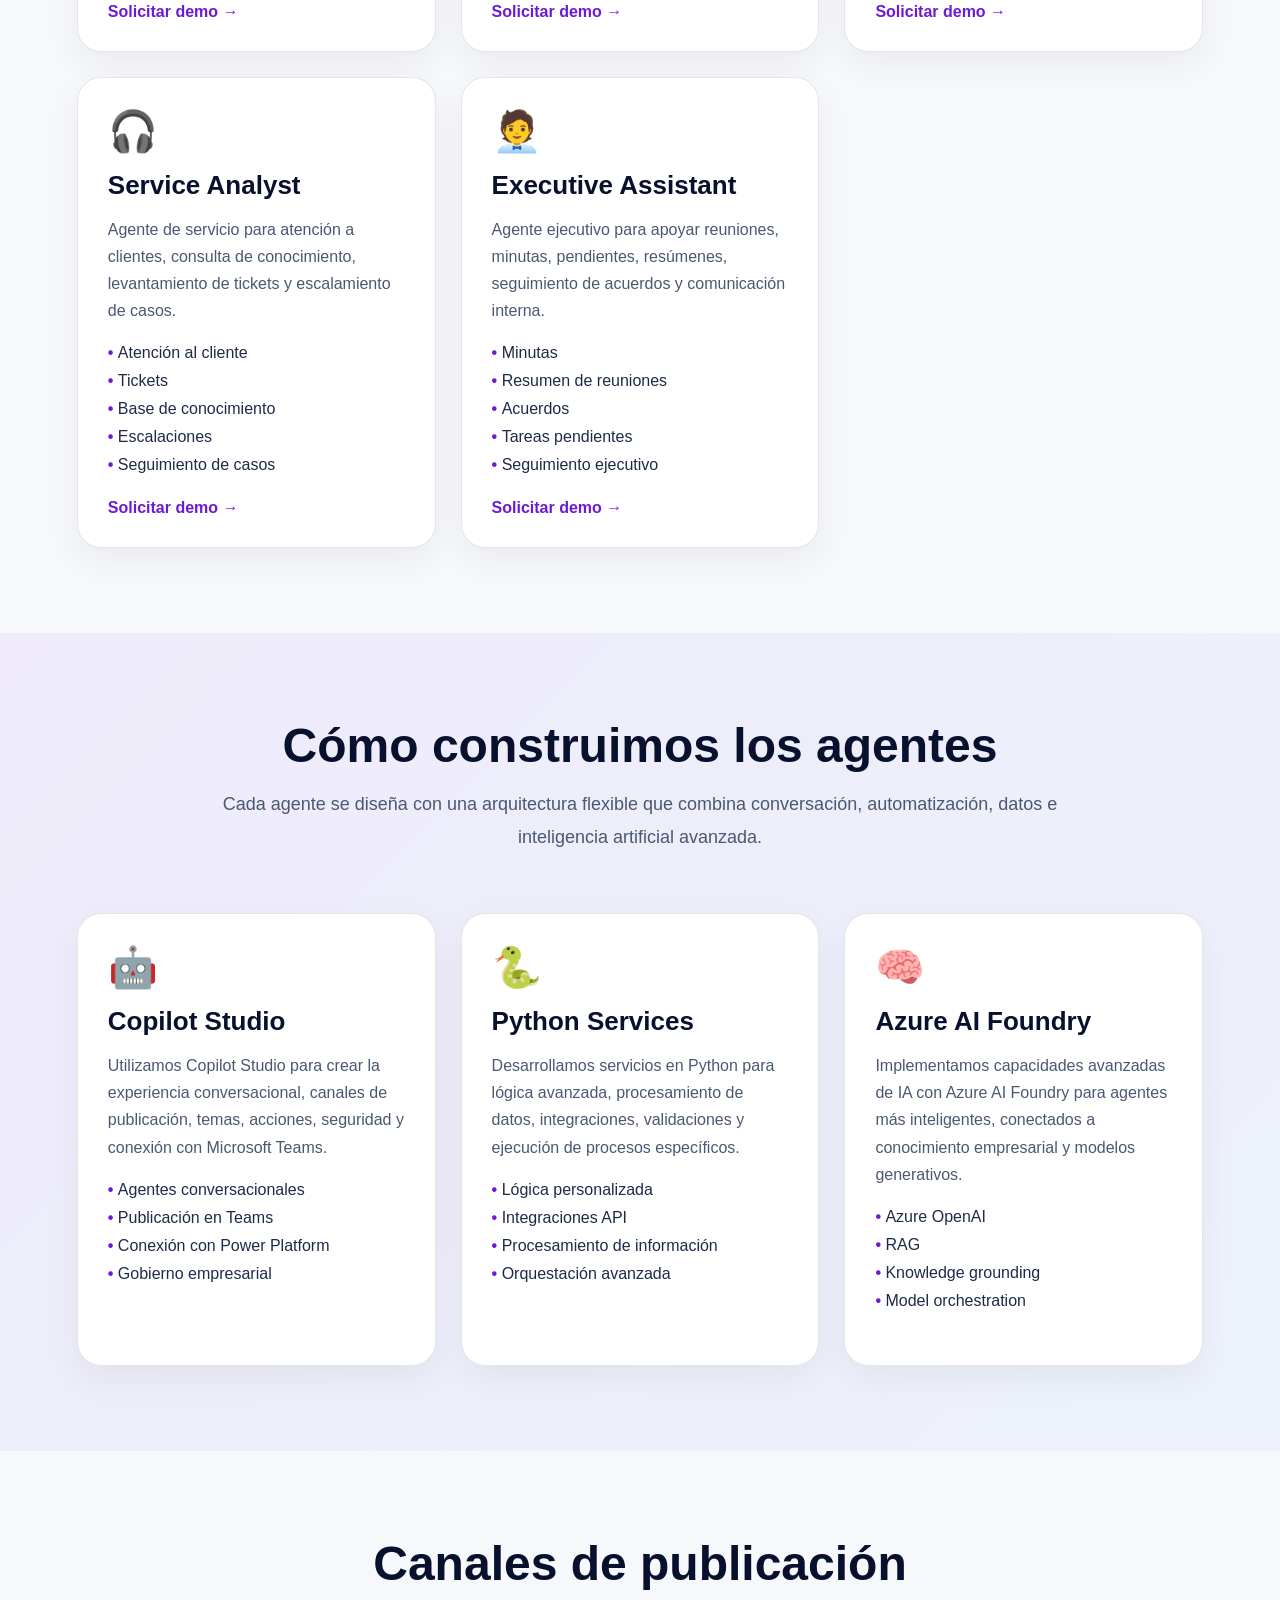
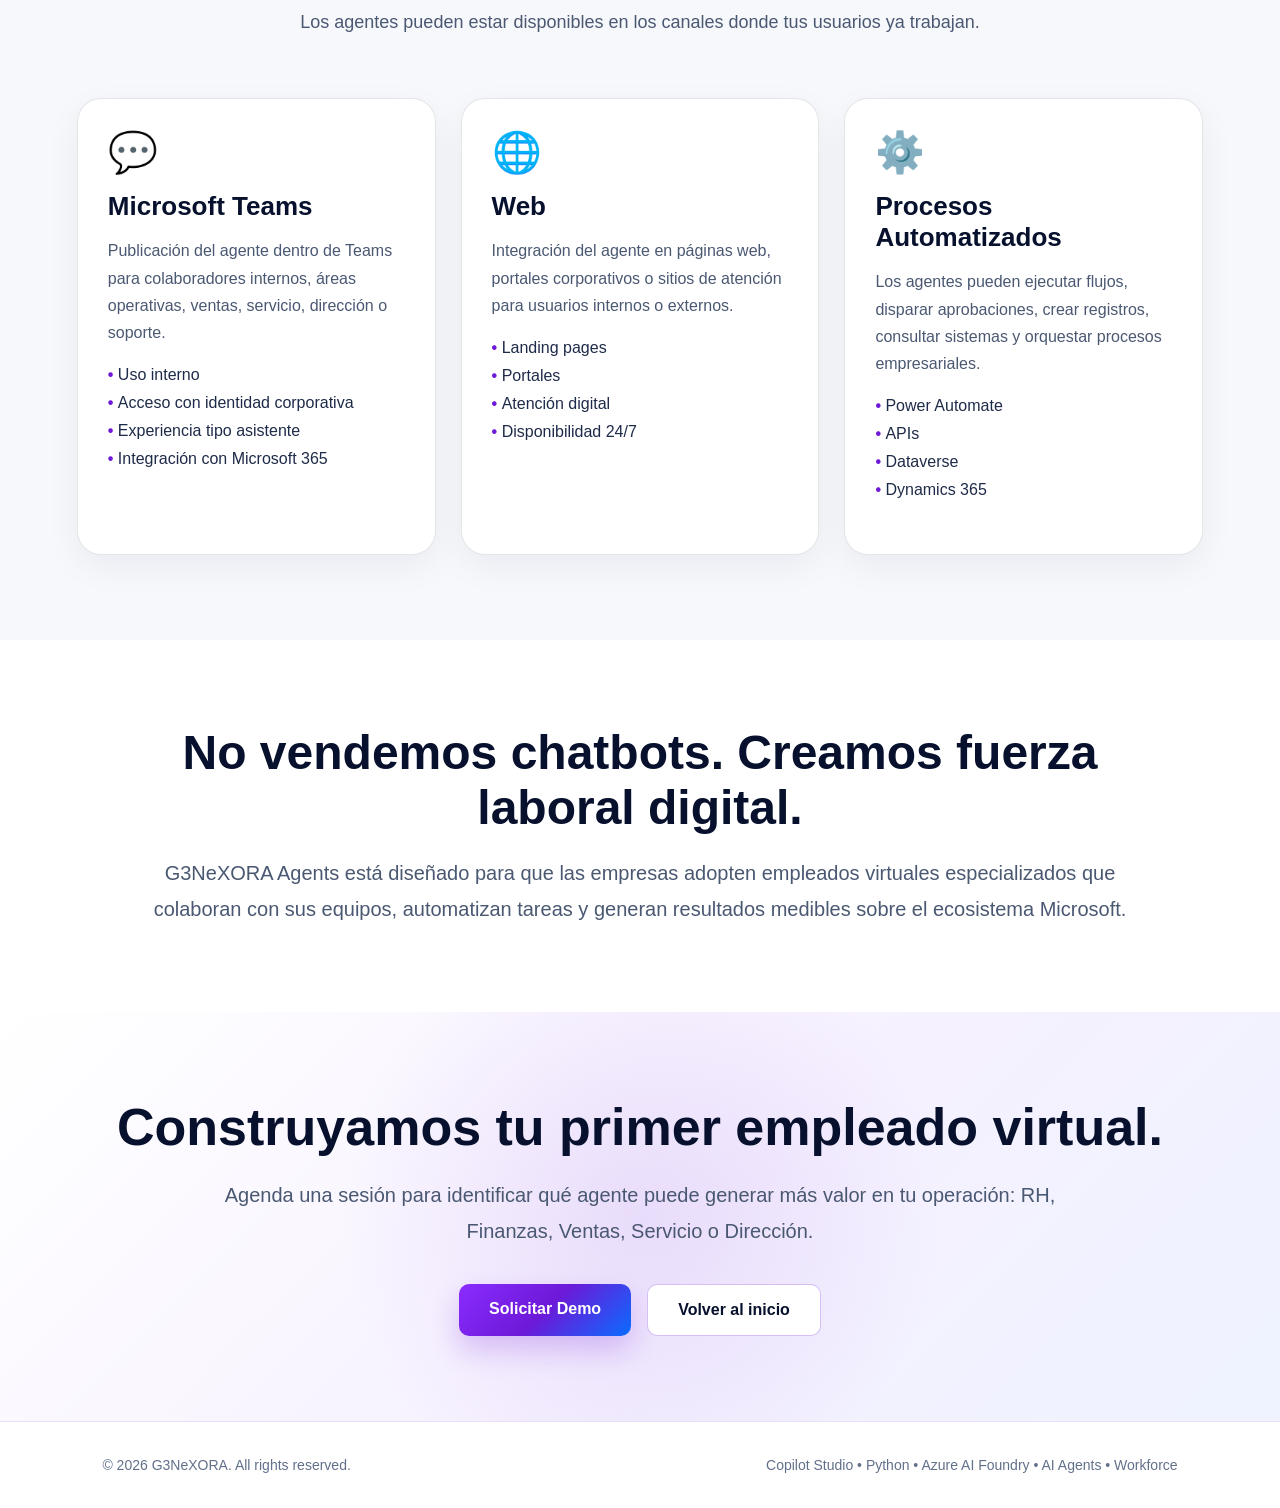
<file: Agents.html>
<!DOCTYPE html>
<html lang="es">
<head>
    <meta charset="UTF-8" />
    <meta name="viewport" content="width=device-width, initial-scale=1.0" />

    <title>G3NeXORA Agents | Empleados Virtuales</title>

    <link rel="stylesheet" href="css/styles.css" />
</head>

<body>

    <header class="site-header">
        <a href="index.html" class="brand">
            <img src="images/g3nexora-logo.png" alt="G3NeXORA Logo" />
        </a>

        <nav class="main-nav">
            <a href="index.html">Inicio</a>
            <a href="Agents.html">Agents</a>
            <a href="CustomerEngagement.html">Dynamics 365 CE</a>
            <a href="FinanceOperations.html">Dynamics 365 F&amp;O</a>
            <a href="PowerPlatform.html">Power PLatform</a>
            <!--<a href="AI.html">AI</a>-->
            <a href="Advisory.html">Advisory</a>
            <a href="#contact">Contacto</a>
        </nav>
    </header>

    <main>

        <section class="hero" id="inicio">
            <div class="hero-content">
                <div class="badge">G3NEXORA WORKFORCE</div>

                <h1>
                    Empleados virtuales inteligentes para transformar la operación de tu empresa.
                </h1>

                <p>
                    Diseñamos agentes empresariales especializados que trabajan junto con tus equipos,
                    responden consultas, ejecutan procesos, consultan información y automatizan tareas
                    mediante Copilot Studio, Python y Azure AI Foundry.
                </p>

                <div class="buttons">
                    <a href="#agents-catalog" class="btn-primary">Ver Agentes</a>
                    <a href="#contact" class="btn-secondary">Solicitar Demo</a>
                </div>
            </div>

            <div class="hero-panel">
                <div class="hero-panel-header">
                    <span>Agent Technology Stack</span>
                </div>

                <div class="ecosystem-grid">
                    <div class="ecosystem-item">Copilot Studio</div>
                    <div class="ecosystem-item">Azure AI Foundry</div>
                    <div class="ecosystem-item">Python Services</div>
                    <div class="ecosystem-item">Azure OpenAI</div>
                    <div class="ecosystem-item">Power Automate</div>
                    <div class="ecosystem-item">Dataverse</div>
                    <div class="ecosystem-item">Teams</div>
                    <div class="ecosystem-item">Web Channels</div>
                </div>
            </div>
        </section>

        <section class="services" id="agents-catalog">
            <div class="section-title">
                <h2>Catálogo de Agentes</h2>
                <p>
                    Agentes especializados por área de negocio, diseñados para acelerar productividad,
                    reducir tareas manuales y mejorar la atención interna y externa.
                </p>
            </div>

            <div class="services-grid">

                <article class="service-card">
                    <div>
                        <div class="icon">👥</div>
                        <h3>HR Analyst</h3>
                        <p>
                            Agente de Recursos Humanos para atender colaboradores, consultar políticas,
                            apoyar onboarding y resolver dudas frecuentes.
                        </p>
                        <ul>
                            <li>Políticas internas</li>
                            <li>Onboarding</li>
                            <li>Vacaciones</li>
                            <li>Documentación RH</li>
                            <li>Atención 24/7</li>
                        </ul>
                    </div>
                    <a href="#contact">Solicitar demo →</a>
                </article>

                <article class="service-card">
                    <div>
                        <div class="icon">📊</div>
                        <h3>Finance Analyst</h3>
                        <p>
                            Agente financiero para apoyar reportes, forecast, seguimiento de indicadores,
                            análisis de información y procesos administrativos.
                        </p>
                        <ul>
                            <li>Forecast</li>
                            <li>Cobranza</li>
                            <li>Indicadores</li>
                            <li>Reportes</li>
                            <li>Consultas financieras</li>
                        </ul>
                    </div>
                    <a href="#contact">Solicitar demo →</a>
                </article>

                <article class="service-card">
                    <div>
                        <div class="icon">📈</div>
                        <h3>Sales Analyst</h3>
                        <p>
                            Agente comercial para apoyar en leads, oportunidades, seguimiento,
                            actualización de CRM y generación de información de ventas.
                        </p>
                        <ul>
                            <li>Calificación de leads</li>
                            <li>Seguimiento comercial</li>
                            <li>CRM</li>
                            <li>Oportunidades</li>
                            <li>Forecast comercial</li>
                        </ul>
                    </div>
                    <a href="#contact">Solicitar demo →</a>
                </article>

                <article class="service-card">
                    <div>
                        <div class="icon">🎧</div>
                        <h3>Service Analyst</h3>
                        <p>
                            Agente de servicio para atención a clientes, consulta de conocimiento,
                            levantamiento de tickets y escalamiento de casos.
                        </p>
                        <ul>
                            <li>Atención al cliente</li>
                            <li>Tickets</li>
                            <li>Base de conocimiento</li>
                            <li>Escalaciones</li>
                            <li>Seguimiento de casos</li>
                        </ul>
                    </div>
                    <a href="#contact">Solicitar demo →</a>
                </article>

                <article class="service-card">
                    <div>
                        <div class="icon">🧑‍💼</div>
                        <h3>Executive Assistant</h3>
                        <p>
                            Agente ejecutivo para apoyar reuniones, minutas, pendientes,
                            resúmenes, seguimiento de acuerdos y comunicación interna.
                        </p>
                        <ul>
                            <li>Minutas</li>
                            <li>Resumen de reuniones</li>
                            <li>Acuerdos</li>
                            <li>Tareas pendientes</li>
                            <li>Seguimiento ejecutivo</li>
                        </ul>
                    </div>
                    <a href="#contact">Solicitar demo →</a>
                </article>

            </div>
        </section>

        <section class="workforce">
            <div class="section-title">
                <h2>Cómo construimos los agentes</h2>
                <p>
                    Cada agente se diseña con una arquitectura flexible que combina conversación,
                    automatización, datos e inteligencia artificial avanzada.
                </p>
            </div>

            <div class="workforce-grid">

                <article class="workforce-card">
                    <div>
                        <div class="icon">🤖</div>
                        <h3>Copilot Studio</h3>
                        <p>
                            Utilizamos Copilot Studio para crear la experiencia conversacional,
                            canales de publicación, temas, acciones, seguridad y conexión con Microsoft Teams.
                        </p>
                        <ul>
                            <li>Agentes conversacionales</li>
                            <li>Publicación en Teams</li>
                            <li>Conexión con Power Platform</li>
                            <li>Gobierno empresarial</li>
                        </ul>
                    </div>
                </article>

                <article class="workforce-card">
                    <div>
                        <div class="icon">🐍</div>
                        <h3>Python Services</h3>
                        <p>
                            Desarrollamos servicios en Python para lógica avanzada, procesamiento de datos,
                            integraciones, validaciones y ejecución de procesos específicos.
                        </p>
                        <ul>
                            <li>Lógica personalizada</li>
                            <li>Integraciones API</li>
                            <li>Procesamiento de información</li>
                            <li>Orquestación avanzada</li>
                        </ul>
                    </div>
                </article>

                <article class="workforce-card">
                    <div>
                        <div class="icon">🧠</div>
                        <h3>Azure AI Foundry</h3>
                        <p>
                            Implementamos capacidades avanzadas de IA con Azure AI Foundry para agentes
                            más inteligentes, conectados a conocimiento empresarial y modelos generativos.
                        </p>
                        <ul>
                            <li>Azure OpenAI</li>
                            <li>RAG</li>
                            <li>Knowledge grounding</li>
                            <li>Model orchestration</li>
                        </ul>
                    </div>
                </article>

            </div>
        </section>

        <section class="services">
            <div class="section-title">
                <h2>Canales de publicación</h2>
                <p>
                    Los agentes pueden estar disponibles en los canales donde tus usuarios ya trabajan.
                </p>
            </div>

            <div class="services-grid">

                <article class="service-card">
                    <div>
                        <div class="icon">💬</div>
                        <h3>Microsoft Teams</h3>
                        <p>
                            Publicación del agente dentro de Teams para colaboradores internos,
                            áreas operativas, ventas, servicio, dirección o soporte.
                        </p>
                        <ul>
                            <li>Uso interno</li>
                            <li>Acceso con identidad corporativa</li>
                            <li>Experiencia tipo asistente</li>
                            <li>Integración con Microsoft 365</li>
                        </ul>
                    </div>
                </article>

                <article class="service-card">
                    <div>
                        <div class="icon">🌐</div>
                        <h3>Web</h3>
                        <p>
                            Integración del agente en páginas web, portales corporativos o sitios de atención
                            para usuarios internos o externos.
                        </p>
                        <ul>
                            <li>Landing pages</li>
                            <li>Portales</li>
                            <li>Atención digital</li>
                            <li>Disponibilidad 24/7</li>
                        </ul>
                    </div>
                </article>

                <article class="service-card">
                    <div>
                        <div class="icon">⚙️</div>
                        <h3>Procesos Automatizados</h3>
                        <p>
                            Los agentes pueden ejecutar flujos, disparar aprobaciones, crear registros,
                            consultar sistemas y orquestar procesos empresariales.
                        </p>
                        <ul>
                            <li>Power Automate</li>
                            <li>APIs</li>
                            <li>Dataverse</li>
                            <li>Dynamics 365</li>
                        </ul>
                    </div>
                </article>

            </div>
        </section>

        <section class="about">
            <div class="about-content">
                <h2>No vendemos chatbots. Creamos fuerza laboral digital.</h2>
                <p>
                    G3NeXORA Agents está diseñado para que las empresas adopten empleados virtuales
                    especializados que colaboran con sus equipos, automatizan tareas y generan resultados
                    medibles sobre el ecosistema Microsoft.
                </p>
            </div>
        </section>

        <section class="cta" id="contact">
            <h2>Construyamos tu primer empleado virtual.</h2>

            <p>
                Agenda una sesión para identificar qué agente puede generar más valor en tu operación:
                RH, Finanzas, Ventas, Servicio o Dirección.
            </p>

            <div class="buttons centered">
                <a href="mailto:contacto@g3nexora.com" class="btn-primary">Solicitar Demo</a>
                <a href="index.html" class="btn-secondary">Volver al inicio</a>
            </div>
        </section>

    </main>

    <footer class="site-footer">
        <div>© 2026 G3NeXORA. All rights reserved.</div>
        <div>Copilot Studio • Python • Azure AI Foundry • AI Agents • Workforce</div>
    </footer>

    <script>
        if ('scrollRestoration' in history) {
            history.scrollRestoration = 'manual';
        }

        window.onload = function () {
            window.scrollTo({
                top: 0,
                left: 0,
                behavior: 'instant'
            });
        };
    </script>

</body>
</html>
</file>
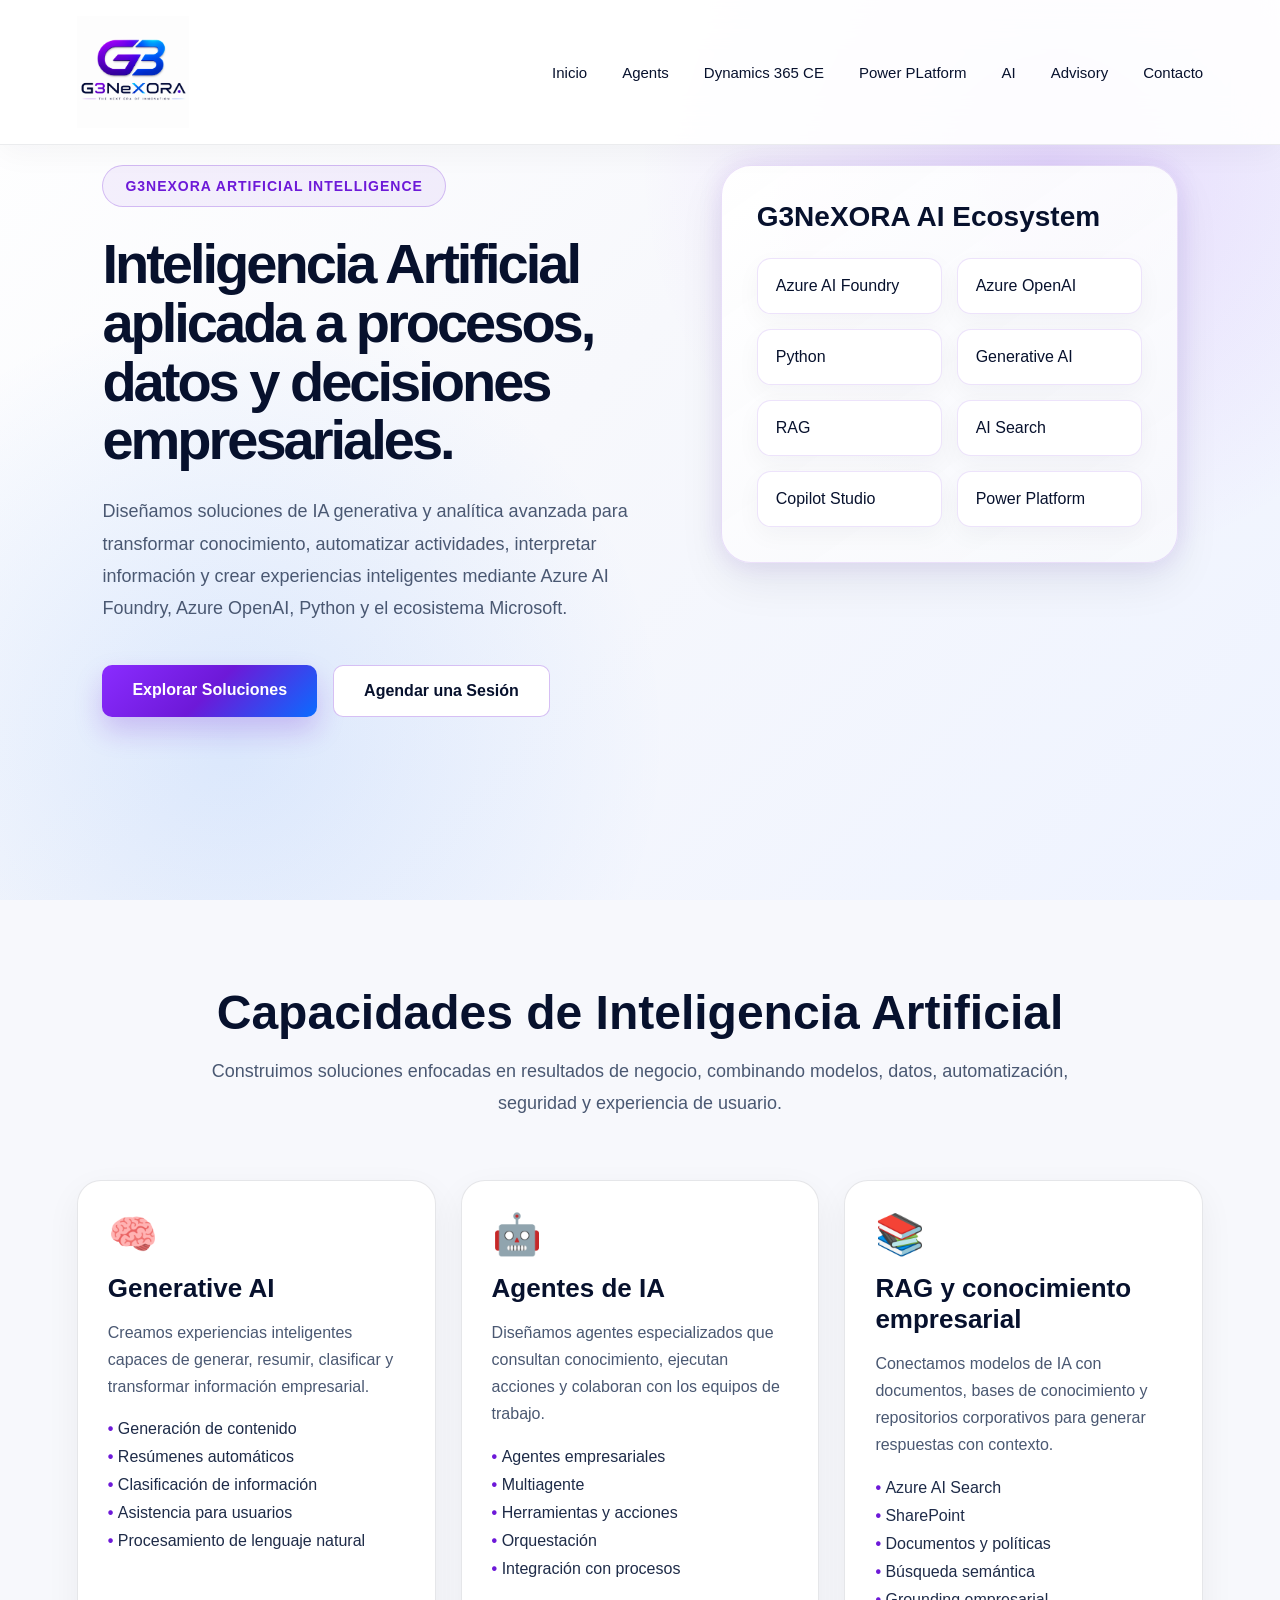
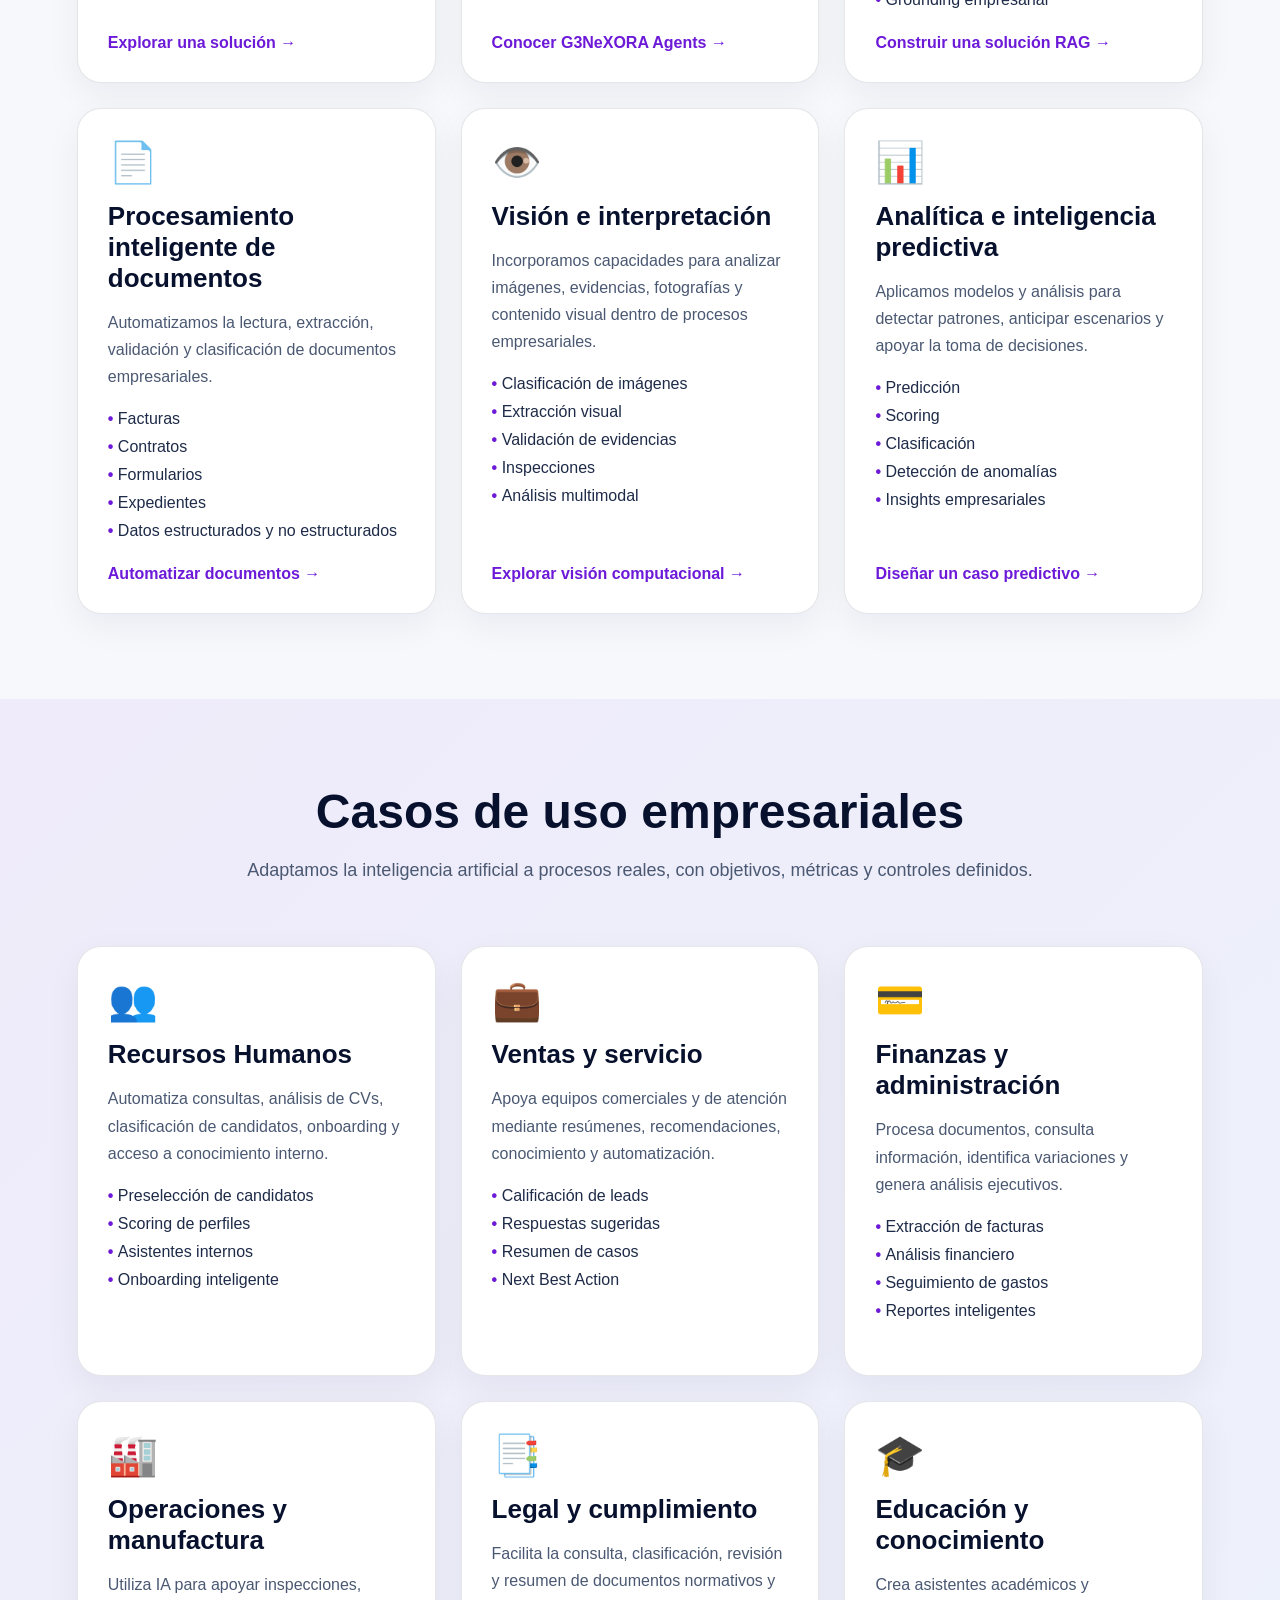
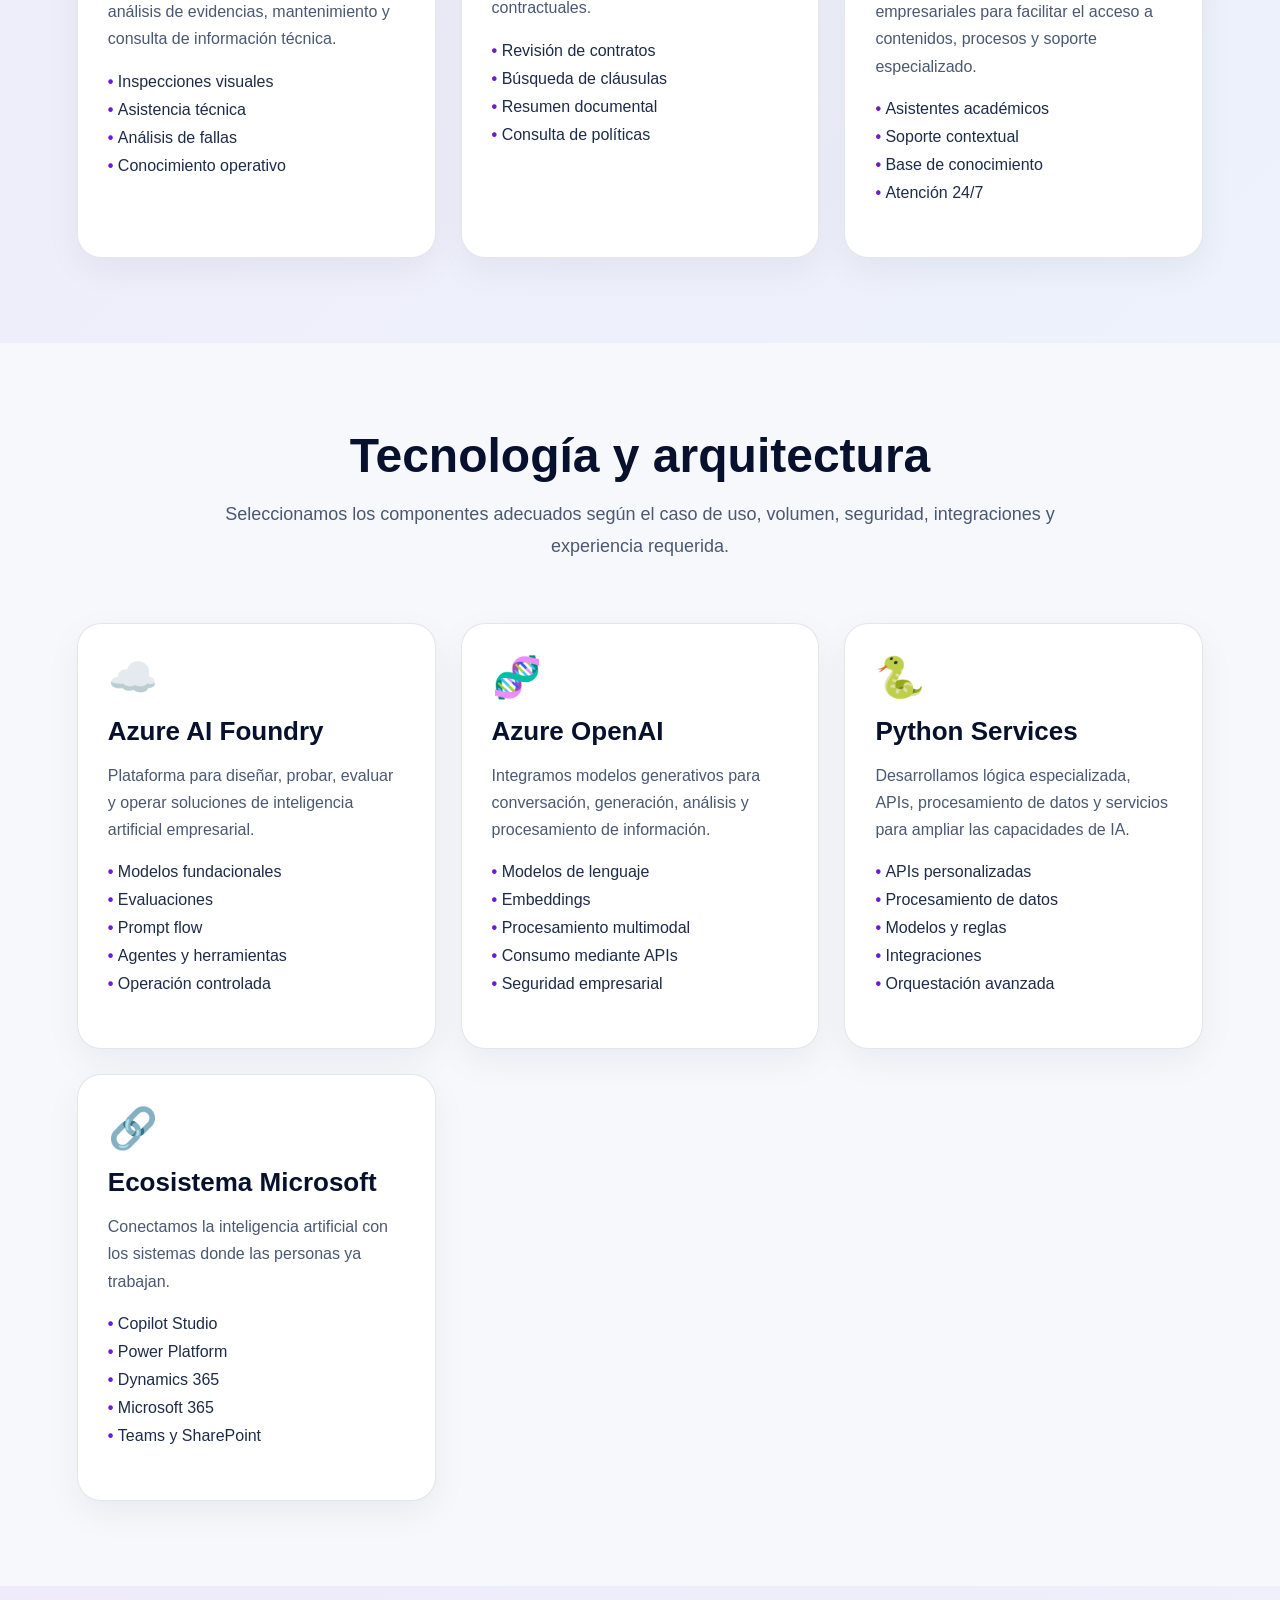
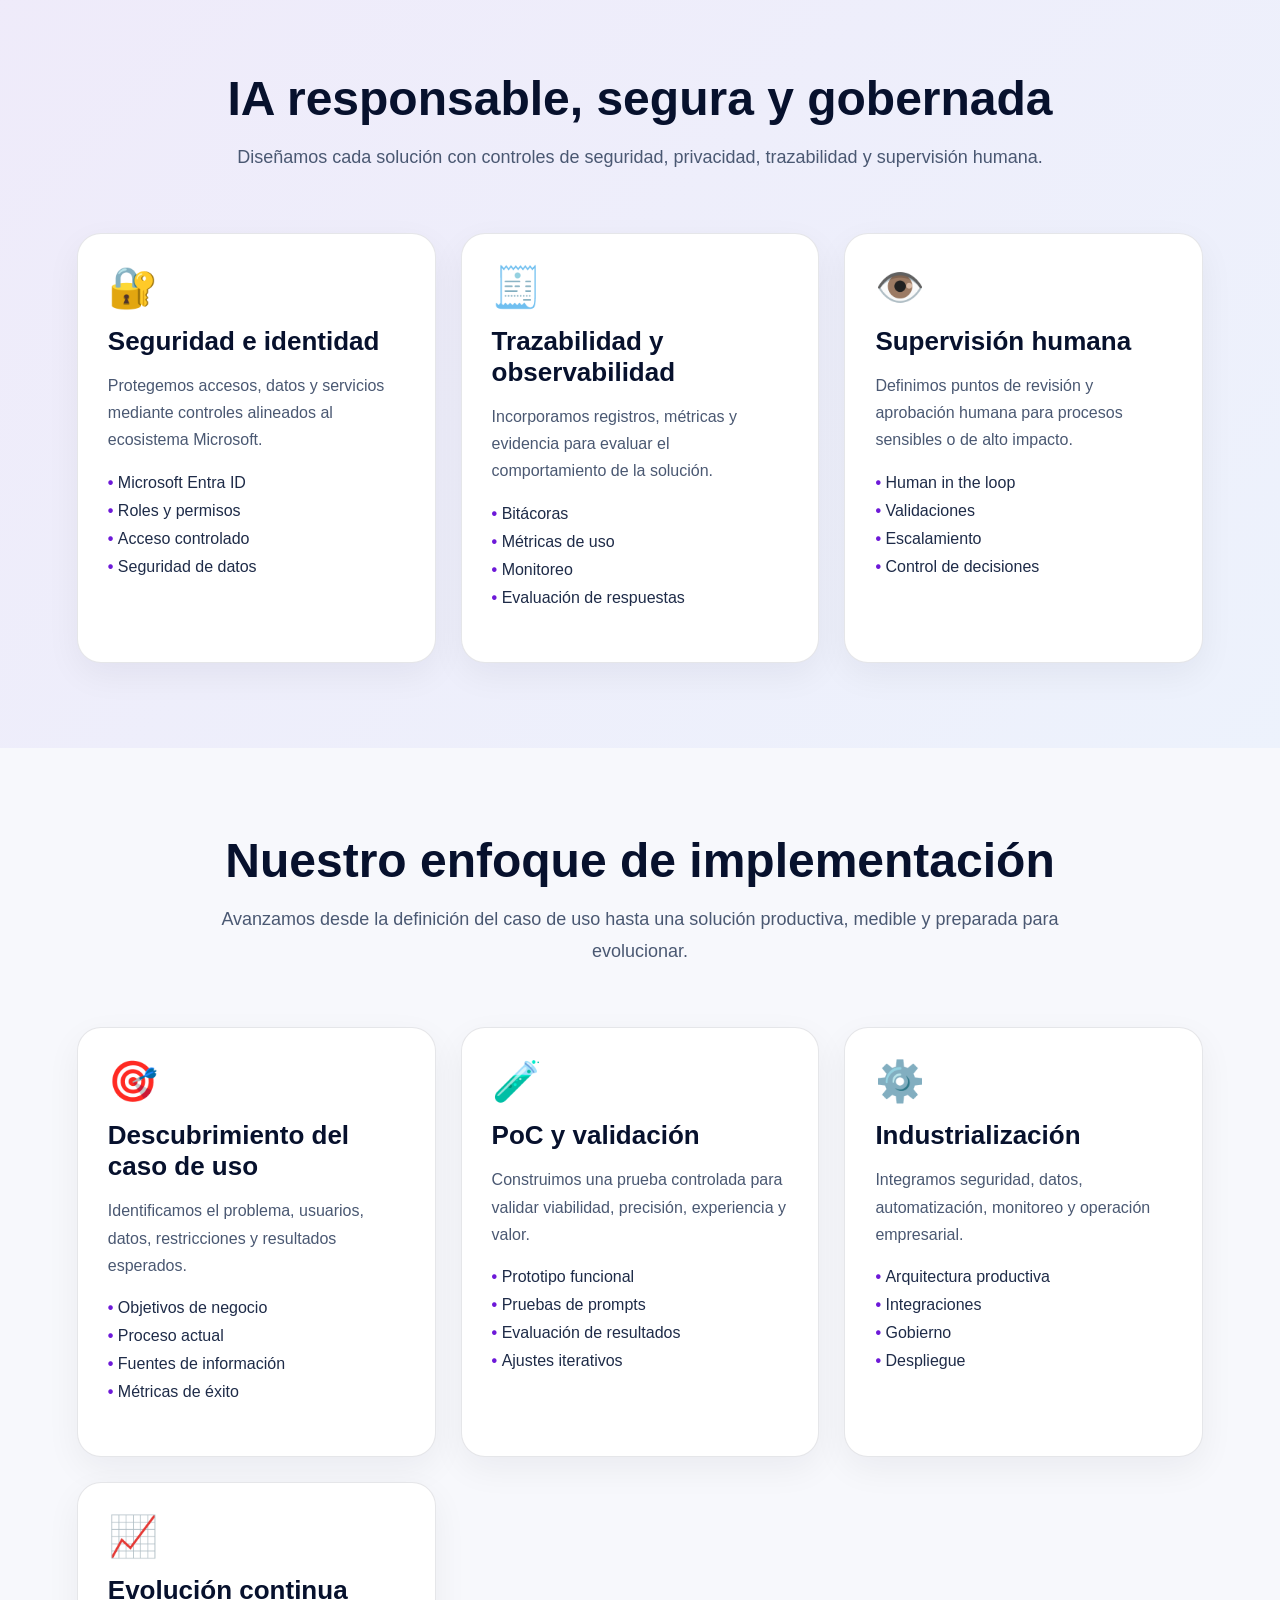
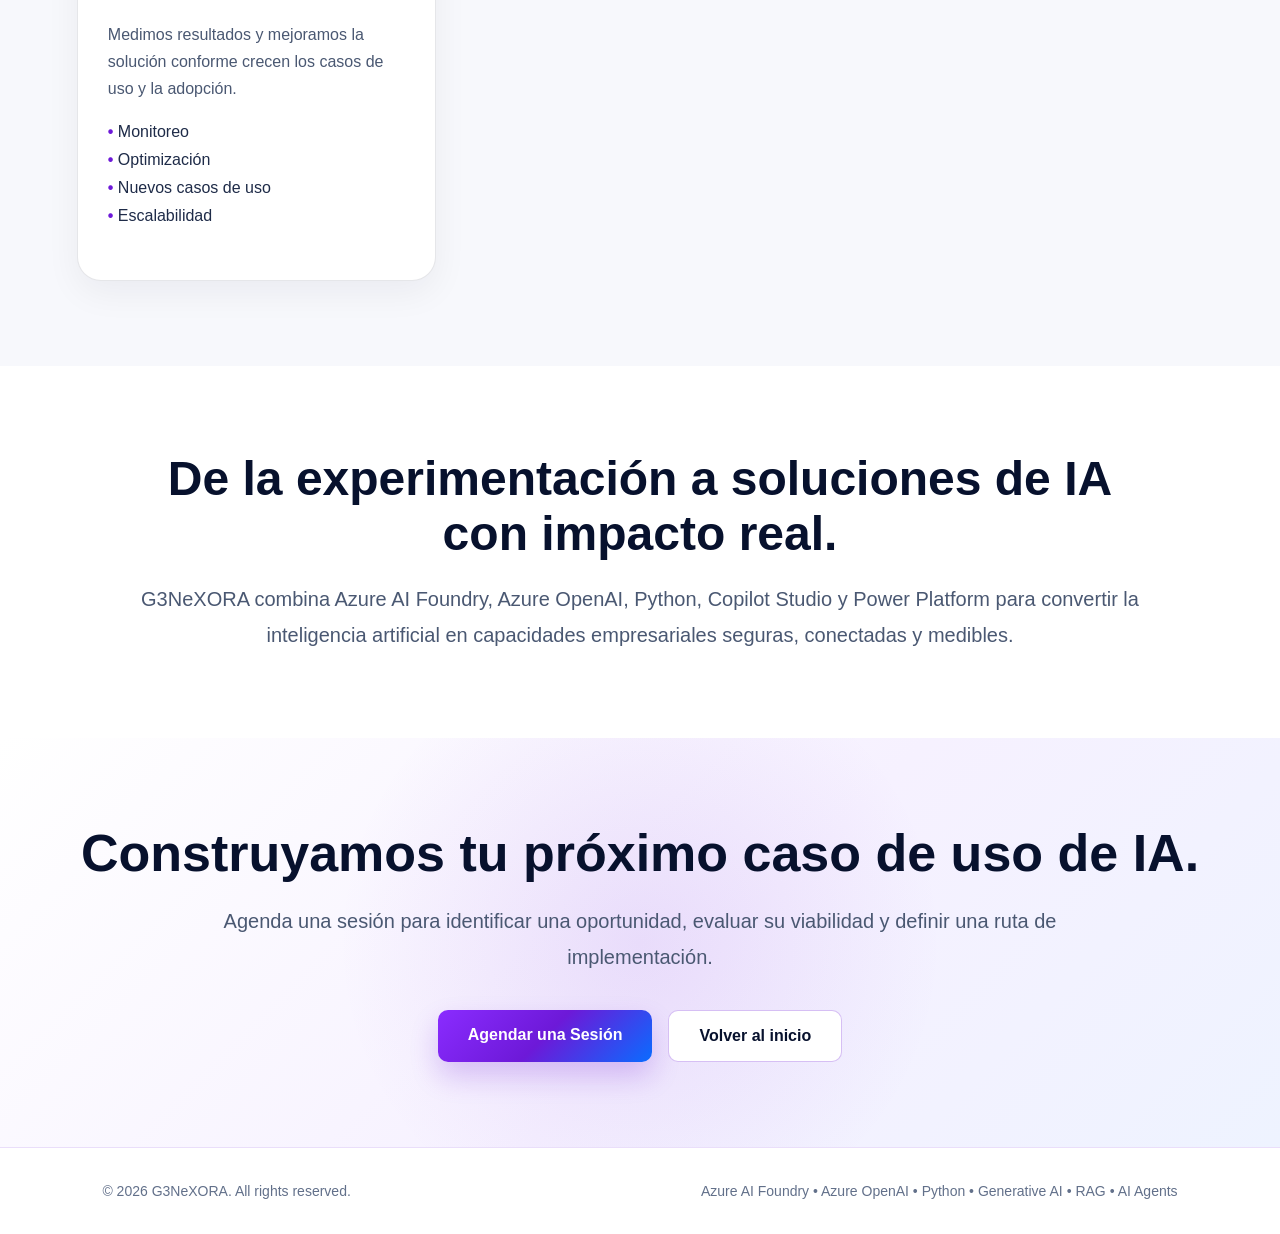
<file: AI.html>
<!DOCTYPE html>
<html lang="es">
<head>
  <meta charset="UTF-8" />
  <meta name="viewport" content="width=device-width, initial-scale=1.0" />
  <title>G3NeXORA AI | Inteligencia Artificial Empresarial</title>
  <meta name="description" content="Soluciones de Inteligencia Artificial empresarial con Azure AI Foundry, Azure OpenAI, agentes, RAG, visión, procesamiento documental y automatización inteligente." />
  <link rel="stylesheet" href="css/styles.css" />
</head>
<body>
<header class="site-header">
  <a href="index.html" class="brand" aria-label="Ir al inicio de G3NeXORA">
    <img src="images/g3nexora-logo.png" alt="G3NeXORA Logo" />
  </a>
  <nav class="main-nav" aria-label="Navegación principal">
      <a href="index.html">Inicio</a>
      <a href="Agents.html">Agents</a>
      <a href="CustomerEngagement.html">Dynamics 365 CE</a>
      <a href="PowerPlatform.html">Power PLatform</a>
      <a href="AI.html">AI</a>
      <a href="Advisory.html">Advisory</a>
      <a href="#contact">Contacto</a>
  </nav>
</header>
<main>
  <section class="hero" id="inicio">
    <div class="hero-content">
      <div class="badge">G3NEXORA ARTIFICIAL INTELLIGENCE</div>
      <h1>Inteligencia Artificial aplicada a procesos, datos y decisiones empresariales.</h1>
      <p>Diseñamos soluciones de IA generativa y analítica avanzada para transformar conocimiento, automatizar actividades, interpretar información y crear experiencias inteligentes mediante Azure AI Foundry, Azure OpenAI, Python y el ecosistema Microsoft.</p>
      <div class="buttons">
        <a href="#solutions" class="btn-primary">Explorar Soluciones</a>
        <a href="#contact" class="btn-secondary">Agendar una Sesión</a>
      </div>
    </div>
    <div class="hero-panel">
      <div class="hero-panel-header"><span>G3NeXORA AI Ecosystem</span></div>
      <div class="ecosystem-grid">
        <div class="ecosystem-item">Azure AI Foundry</div>
        <div class="ecosystem-item">Azure OpenAI</div>
        <div class="ecosystem-item">Python</div>
        <div class="ecosystem-item">Generative AI</div>
        <div class="ecosystem-item">RAG</div>
        <div class="ecosystem-item">AI Search</div>
        <div class="ecosystem-item">Copilot Studio</div>
        <div class="ecosystem-item">Power Platform</div>
      </div>
    </div>
  </section>

  <section class="services" id="solutions">
    <div class="section-title">
      <h2>Capacidades de Inteligencia Artificial</h2>
      <p>Construimos soluciones enfocadas en resultados de negocio, combinando modelos, datos, automatización, seguridad y experiencia de usuario.</p>
    </div>
    <div class="services-grid">
      <article class="service-card"><div><div class="icon">🧠</div><h3>Generative AI</h3><p>Creamos experiencias inteligentes capaces de generar, resumir, clasificar y transformar información empresarial.</p><ul><li>Generación de contenido</li><li>Resúmenes automáticos</li><li>Clasificación de información</li><li>Asistencia para usuarios</li><li>Procesamiento de lenguaje natural</li></ul></div><a href="#contact">Explorar una solución →</a></article>
      <article class="service-card"><div><div class="icon">🤖</div><h3>Agentes de IA</h3><p>Diseñamos agentes especializados que consultan conocimiento, ejecutan acciones y colaboran con los equipos de trabajo.</p><ul><li>Agentes empresariales</li><li>Multiagente</li><li>Herramientas y acciones</li><li>Orquestación</li><li>Integración con procesos</li></ul></div><a href="Agents.html">Conocer G3NeXORA Agents →</a></article>
      <article class="service-card"><div><div class="icon">📚</div><h3>RAG y conocimiento empresarial</h3><p>Conectamos modelos de IA con documentos, bases de conocimiento y repositorios corporativos para generar respuestas con contexto.</p><ul><li>Azure AI Search</li><li>SharePoint</li><li>Documentos y políticas</li><li>Búsqueda semántica</li><li>Grounding empresarial</li></ul></div><a href="#contact">Construir una solución RAG →</a></article>
      <article class="service-card"><div><div class="icon">📄</div><h3>Procesamiento inteligente de documentos</h3><p>Automatizamos la lectura, extracción, validación y clasificación de documentos empresariales.</p><ul><li>Facturas</li><li>Contratos</li><li>Formularios</li><li>Expedientes</li><li>Datos estructurados y no estructurados</li></ul></div><a href="#contact">Automatizar documentos →</a></article>
      <article class="service-card"><div><div class="icon">👁️</div><h3>Visión e interpretación</h3><p>Incorporamos capacidades para analizar imágenes, evidencias, fotografías y contenido visual dentro de procesos empresariales.</p><ul><li>Clasificación de imágenes</li><li>Extracción visual</li><li>Validación de evidencias</li><li>Inspecciones</li><li>Análisis multimodal</li></ul></div><a href="#contact">Explorar visión computacional →</a></article>
      <article class="service-card"><div><div class="icon">📊</div><h3>Analítica e inteligencia predictiva</h3><p>Aplicamos modelos y análisis para detectar patrones, anticipar escenarios y apoyar la toma de decisiones.</p><ul><li>Predicción</li><li>Scoring</li><li>Clasificación</li><li>Detección de anomalías</li><li>Insights empresariales</li></ul></div><a href="#contact">Diseñar un caso predictivo →</a></article>
    </div>
  </section>

  <section class="workforce">
    <div class="section-title"><h2>Casos de uso empresariales</h2><p>Adaptamos la inteligencia artificial a procesos reales, con objetivos, métricas y controles definidos.</p></div>
    <div class="workforce-grid">
      <article class="workforce-card"><div><div class="icon">👥</div><h3>Recursos Humanos</h3><p>Automatiza consultas, análisis de CVs, clasificación de candidatos, onboarding y acceso a conocimiento interno.</p><ul><li>Preselección de candidatos</li><li>Scoring de perfiles</li><li>Asistentes internos</li><li>Onboarding inteligente</li></ul></div></article>
      <article class="workforce-card"><div><div class="icon">💼</div><h3>Ventas y servicio</h3><p>Apoya equipos comerciales y de atención mediante resúmenes, recomendaciones, conocimiento y automatización.</p><ul><li>Calificación de leads</li><li>Respuestas sugeridas</li><li>Resumen de casos</li><li>Next Best Action</li></ul></div></article>
      <article class="workforce-card"><div><div class="icon">💳</div><h3>Finanzas y administración</h3><p>Procesa documentos, consulta información, identifica variaciones y genera análisis ejecutivos.</p><ul><li>Extracción de facturas</li><li>Análisis financiero</li><li>Seguimiento de gastos</li><li>Reportes inteligentes</li></ul></div></article>
      <article class="workforce-card"><div><div class="icon">🏭</div><h3>Operaciones y manufactura</h3><p>Utiliza IA para apoyar inspecciones, análisis de evidencias, mantenimiento y consulta de información técnica.</p><ul><li>Inspecciones visuales</li><li>Asistencia técnica</li><li>Análisis de fallas</li><li>Conocimiento operativo</li></ul></div></article>
      <article class="workforce-card"><div><div class="icon">📑</div><h3>Legal y cumplimiento</h3><p>Facilita la consulta, clasificación, revisión y resumen de documentos normativos y contractuales.</p><ul><li>Revisión de contratos</li><li>Búsqueda de cláusulas</li><li>Resumen documental</li><li>Consulta de políticas</li></ul></div></article>
      <article class="workforce-card"><div><div class="icon">🎓</div><h3>Educación y conocimiento</h3><p>Crea asistentes académicos y empresariales para facilitar el acceso a contenidos, procesos y soporte especializado.</p><ul><li>Asistentes académicos</li><li>Soporte contextual</li><li>Base de conocimiento</li><li>Atención 24/7</li></ul></div></article>
    </div>
  </section>

  <section class="services">
    <div class="section-title"><h2>Tecnología y arquitectura</h2><p>Seleccionamos los componentes adecuados según el caso de uso, volumen, seguridad, integraciones y experiencia requerida.</p></div>
    <div class="services-grid">
      <article class="service-card"><div><div class="icon">☁️</div><h3>Azure AI Foundry</h3><p>Plataforma para diseñar, probar, evaluar y operar soluciones de inteligencia artificial empresarial.</p><ul><li>Modelos fundacionales</li><li>Evaluaciones</li><li>Prompt flow</li><li>Agentes y herramientas</li><li>Operación controlada</li></ul></div></article>
      <article class="service-card"><div><div class="icon">🧬</div><h3>Azure OpenAI</h3><p>Integramos modelos generativos para conversación, generación, análisis y procesamiento de información.</p><ul><li>Modelos de lenguaje</li><li>Embeddings</li><li>Procesamiento multimodal</li><li>Consumo mediante APIs</li><li>Seguridad empresarial</li></ul></div></article>
      <article class="service-card"><div><div class="icon">🐍</div><h3>Python Services</h3><p>Desarrollamos lógica especializada, APIs, procesamiento de datos y servicios para ampliar las capacidades de IA.</p><ul><li>APIs personalizadas</li><li>Procesamiento de datos</li><li>Modelos y reglas</li><li>Integraciones</li><li>Orquestación avanzada</li></ul></div></article>
      <article class="service-card"><div><div class="icon">🔗</div><h3>Ecosistema Microsoft</h3><p>Conectamos la inteligencia artificial con los sistemas donde las personas ya trabajan.</p><ul><li>Copilot Studio</li><li>Power Platform</li><li>Dynamics 365</li><li>Microsoft 365</li><li>Teams y SharePoint</li></ul></div></article>
    </div>
  </section>

  <section class="workforce">
    <div class="section-title"><h2>IA responsable, segura y gobernada</h2><p>Diseñamos cada solución con controles de seguridad, privacidad, trazabilidad y supervisión humana.</p></div>
    <div class="workforce-grid">
      <article class="workforce-card"><div><div class="icon">🔐</div><h3>Seguridad e identidad</h3><p>Protegemos accesos, datos y servicios mediante controles alineados al ecosistema Microsoft.</p><ul><li>Microsoft Entra ID</li><li>Roles y permisos</li><li>Acceso controlado</li><li>Seguridad de datos</li></ul></div></article>
      <article class="workforce-card"><div><div class="icon">🧾</div><h3>Trazabilidad y observabilidad</h3><p>Incorporamos registros, métricas y evidencia para evaluar el comportamiento de la solución.</p><ul><li>Bitácoras</li><li>Métricas de uso</li><li>Monitoreo</li><li>Evaluación de respuestas</li></ul></div></article>
      <article class="workforce-card"><div><div class="icon">👁️</div><h3>Supervisión humana</h3><p>Definimos puntos de revisión y aprobación humana para procesos sensibles o de alto impacto.</p><ul><li>Human in the loop</li><li>Validaciones</li><li>Escalamiento</li><li>Control de decisiones</li></ul></div></article>
    </div>
  </section>

  <section class="services">
    <div class="section-title"><h2>Nuestro enfoque de implementación</h2><p>Avanzamos desde la definición del caso de uso hasta una solución productiva, medible y preparada para evolucionar.</p></div>
    <div class="services-grid">
      <article class="service-card"><div><div class="icon">🎯</div><h3>Descubrimiento del caso de uso</h3><p>Identificamos el problema, usuarios, datos, restricciones y resultados esperados.</p><ul><li>Objetivos de negocio</li><li>Proceso actual</li><li>Fuentes de información</li><li>Métricas de éxito</li></ul></div></article>
      <article class="service-card"><div><div class="icon">🧪</div><h3>PoC y validación</h3><p>Construimos una prueba controlada para validar viabilidad, precisión, experiencia y valor.</p><ul><li>Prototipo funcional</li><li>Pruebas de prompts</li><li>Evaluación de resultados</li><li>Ajustes iterativos</li></ul></div></article>
      <article class="service-card"><div><div class="icon">⚙️</div><h3>Industrialización</h3><p>Integramos seguridad, datos, automatización, monitoreo y operación empresarial.</p><ul><li>Arquitectura productiva</li><li>Integraciones</li><li>Gobierno</li><li>Despliegue</li></ul></div></article>
      <article class="service-card"><div><div class="icon">📈</div><h3>Evolución continua</h3><p>Medimos resultados y mejoramos la solución conforme crecen los casos de uso y la adopción.</p><ul><li>Monitoreo</li><li>Optimización</li><li>Nuevos casos de uso</li><li>Escalabilidad</li></ul></div></article>
    </div>
  </section>

  <section class="about">
    <div class="about-content">
      <h2>De la experimentación a soluciones de IA con impacto real.</h2>
      <p>G3NeXORA combina Azure AI Foundry, Azure OpenAI, Python, Copilot Studio y Power Platform para convertir la inteligencia artificial en capacidades empresariales seguras, conectadas y medibles.</p>
    </div>
  </section>

  <section class="cta" id="contact">
    <h2>Construyamos tu próximo caso de uso de IA.</h2>
    <p>Agenda una sesión para identificar una oportunidad, evaluar su viabilidad y definir una ruta de implementación.</p>
    <div class="buttons centered">
      <a href="mailto:contacto@G3Nexora.ms" class="btn-primary">Agendar una Sesión</a>
      <a href="index.html" class="btn-secondary">Volver al inicio</a>
    </div>
  </section>
</main>
<footer class="site-footer">
  <div>© 2026 G3NeXORA. All rights reserved.</div>
  <div>Azure AI Foundry • Azure OpenAI • Python • Generative AI • RAG • AI Agents</div>
</footer>
<script>
  if ('scrollRestoration' in history) history.scrollRestoration = 'manual';
  window.addEventListener('load', function () {
    window.scrollTo({ top: 0, left: 0, behavior: 'instant' });
  });
</script>
</body>
</html>
</file>
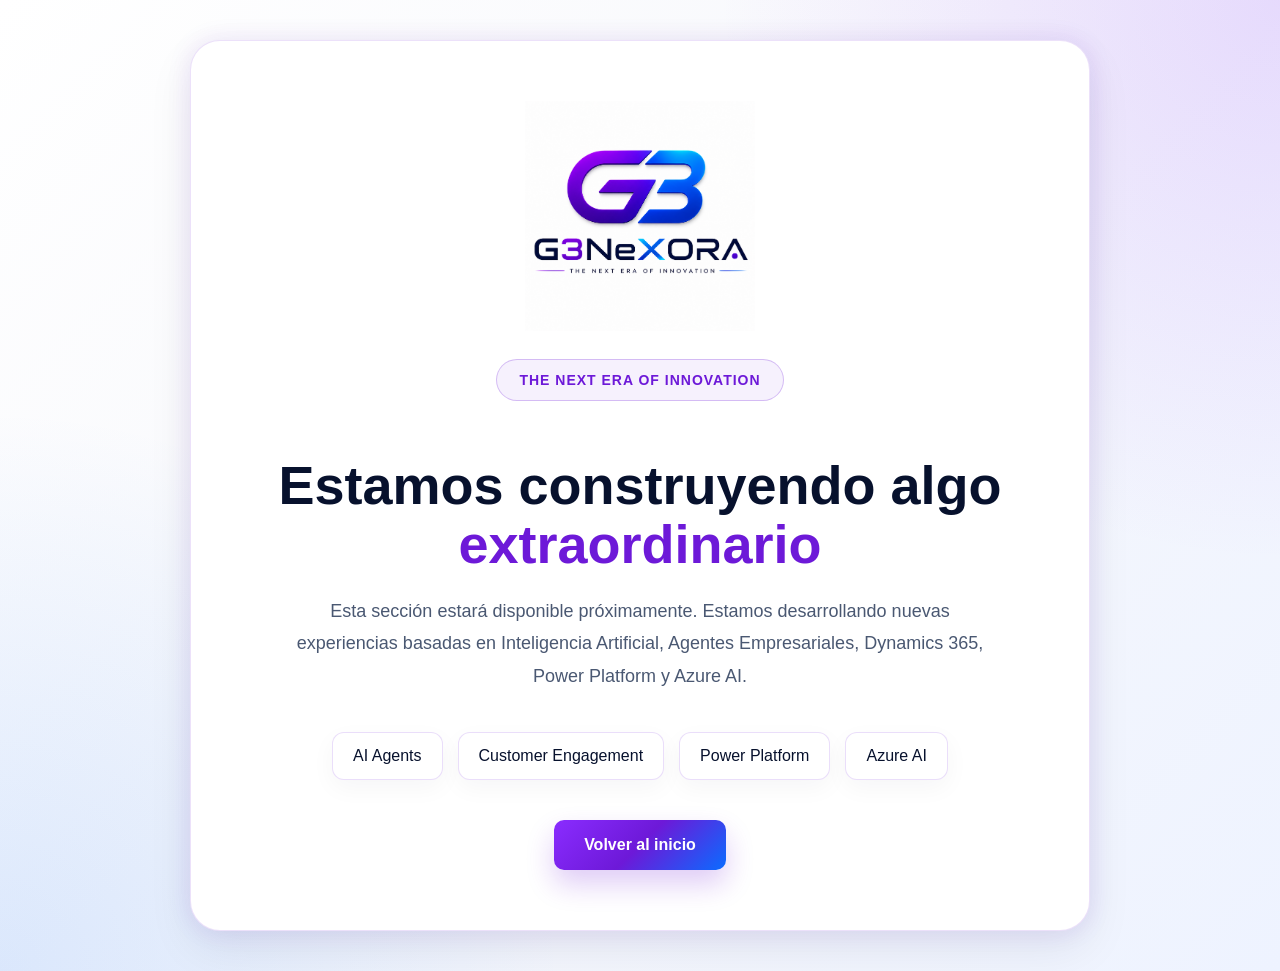
<file: Construccion.html>
<!DOCTYPE html>
<html lang="es">
<head>
  <meta charset="UTF-8" />
  <meta name="viewport" content="width=device-width, initial-scale=1.0" />

  <title>G3NeXORA | En Construcción</title>

  <link rel="stylesheet" href="css/construccion.css" />
</head>

<body>

  <main class="construction-page">

    <div class="construction-card">

<div class="construction-header">

    <img src="images/g3nexora-logo.png"
         alt="G3NeXORA Logo"
         class="construction-logo" />

    <div class="badge">
        THE NEXT ERA OF INNOVATION
    </div>

</div>

      <h1>
        Estamos construyendo algo <span>extraordinario</span>
      </h1>

      <p>
        Esta sección estará disponible próximamente. Estamos desarrollando nuevas experiencias
        basadas en Inteligencia Artificial, Agentes Empresariales, Dynamics 365,
        Power Platform y Azure AI.
      </p>

      <div class="construction-items">
        <div>AI Agents</div>
        <div>Customer Engagement</div>
        <div>Power Platform</div>
        <div>Azure AI</div>
      </div>

      <a href="index.html" class="btn-primary">Volver al inicio</a>

    </div>

  </main>

</body>
</html>
</file>
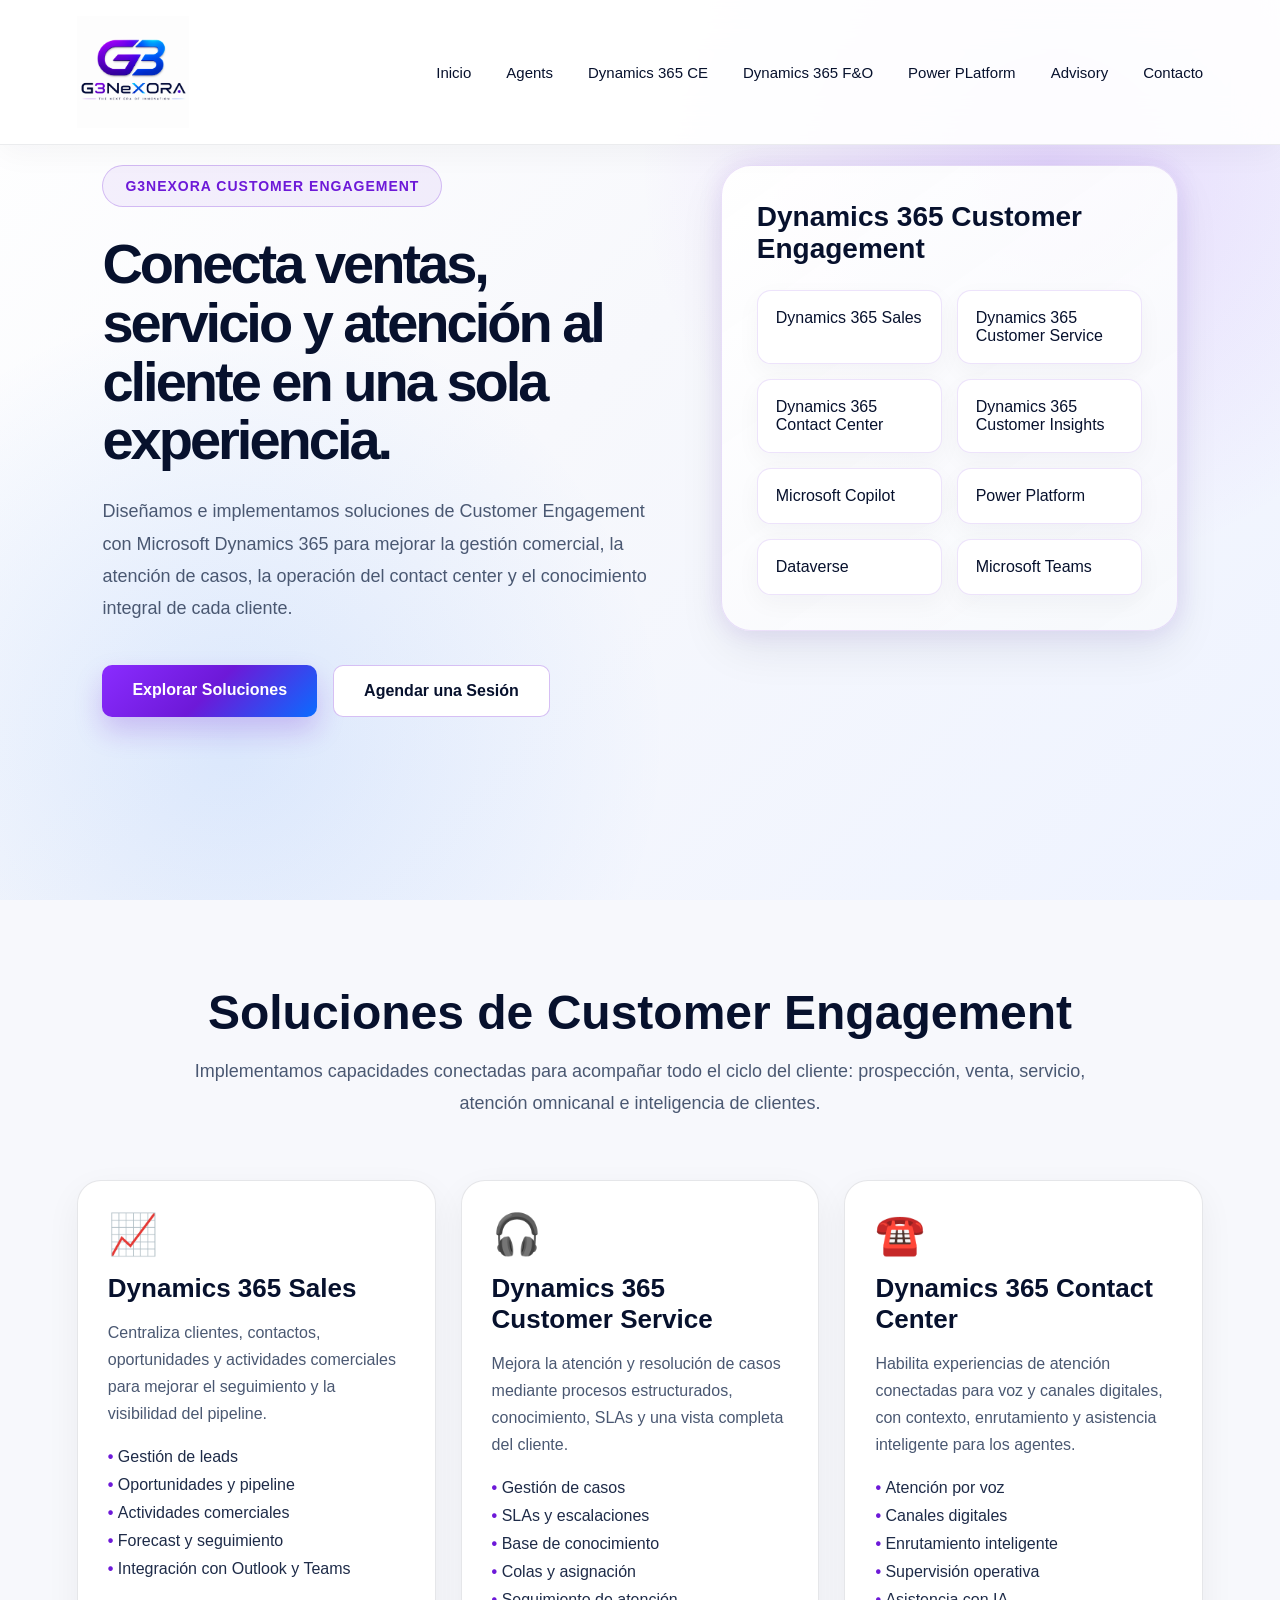
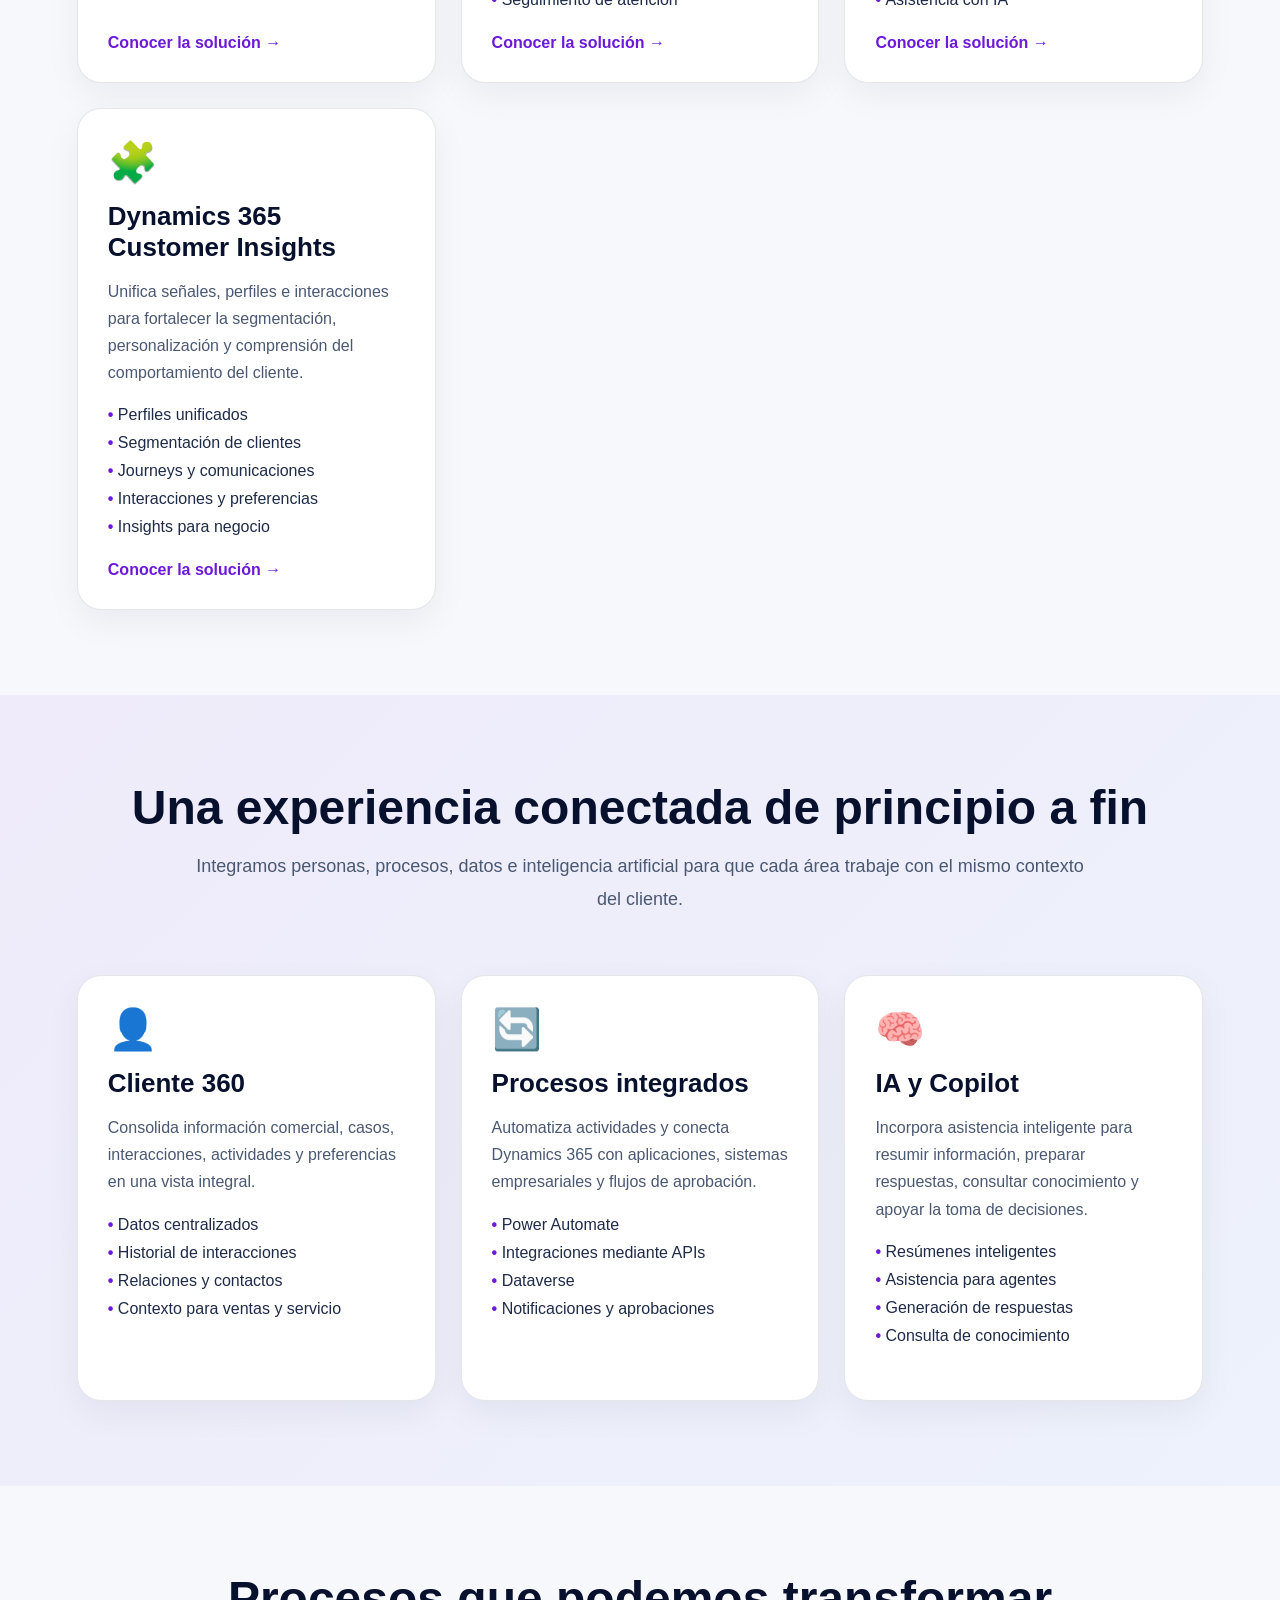
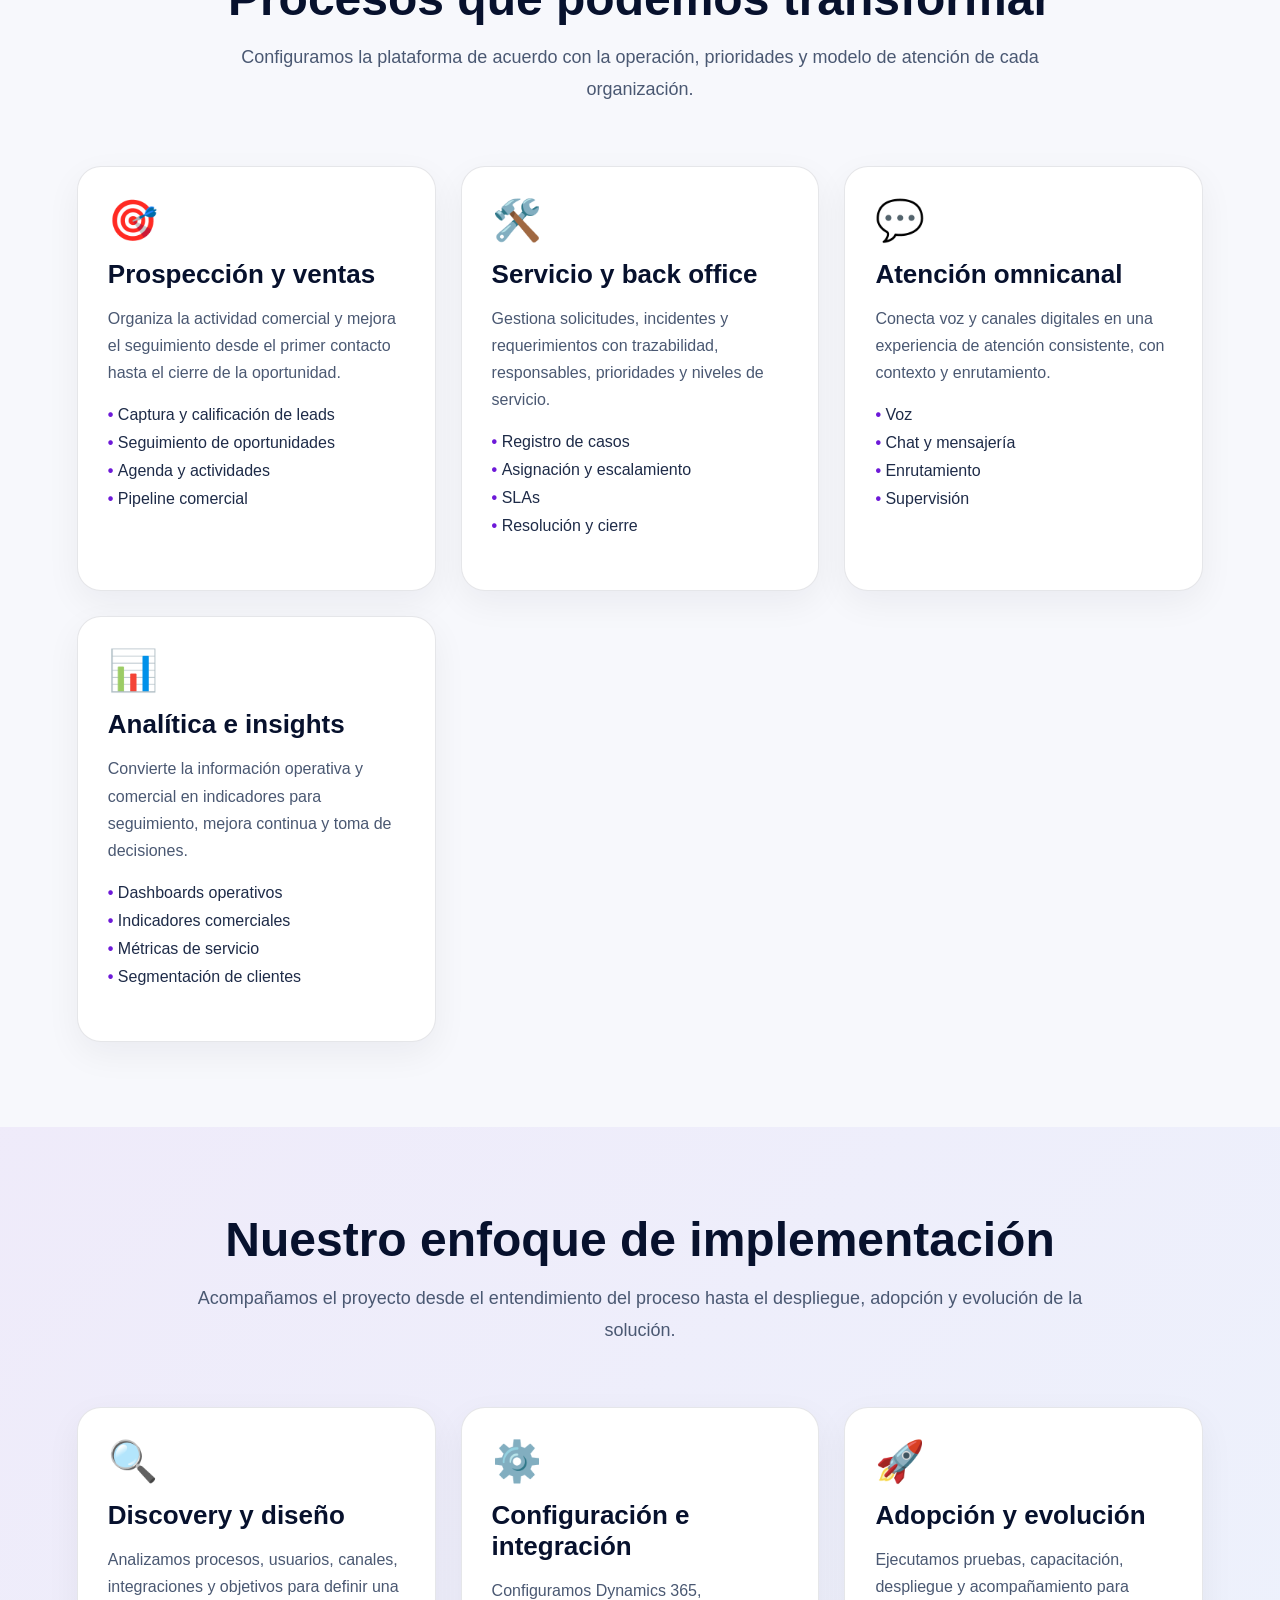
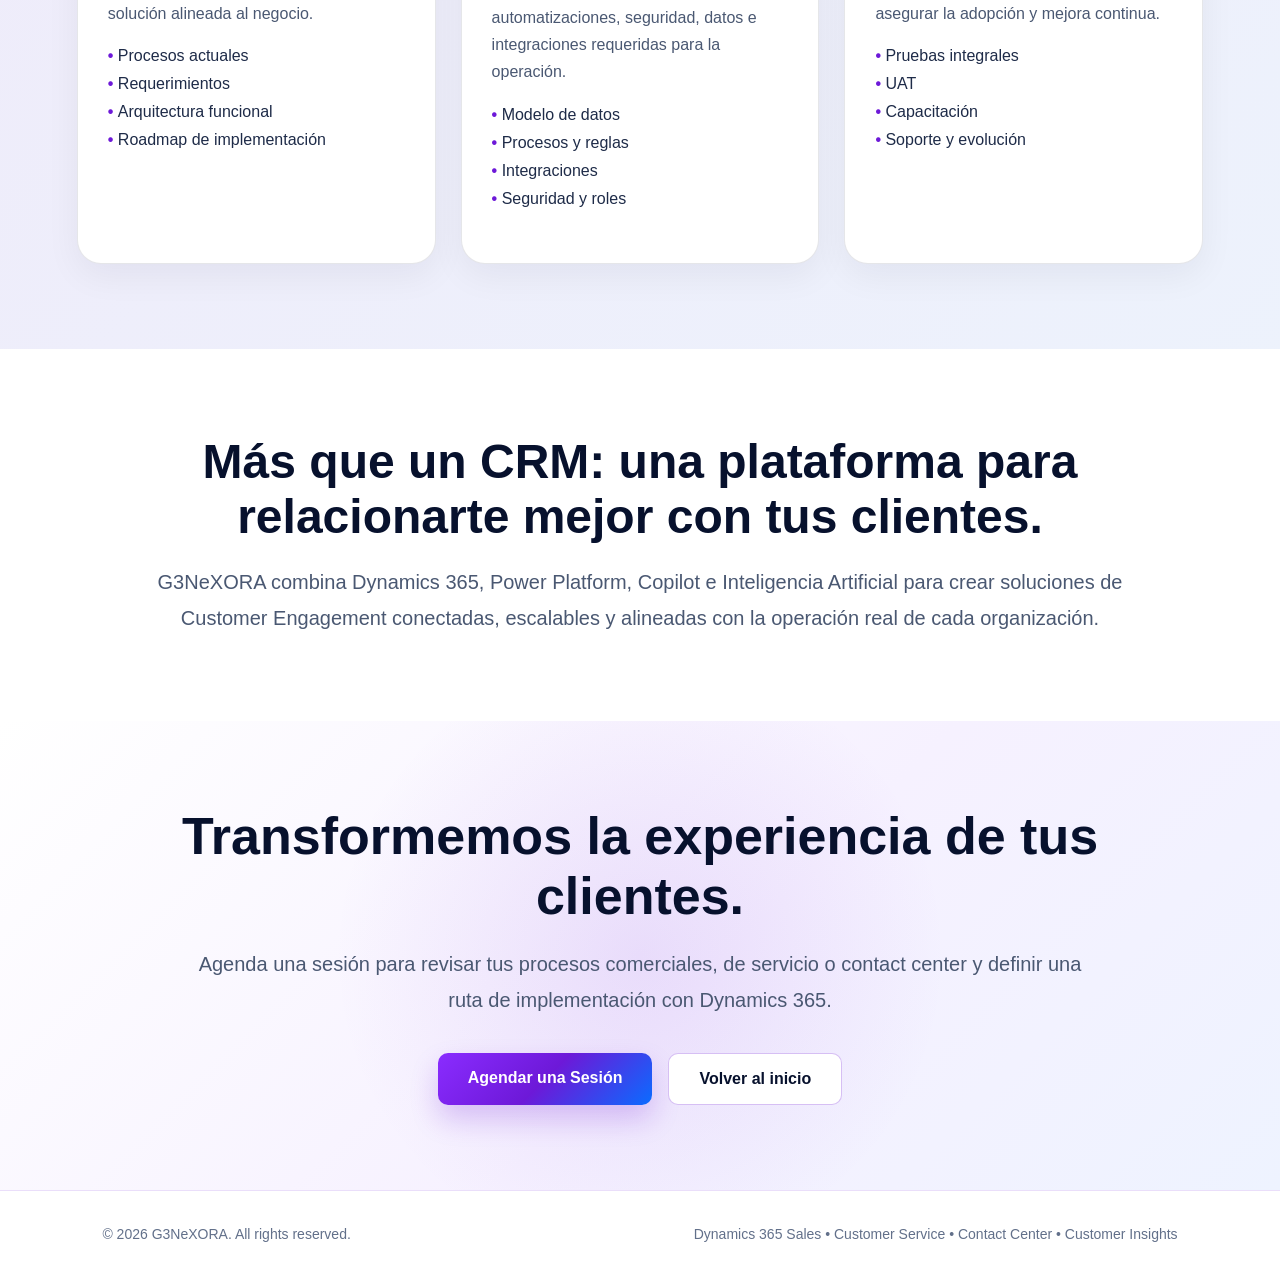
<file: CustomerEngagement.html>
<!DOCTYPE html>
<html lang="es">
<head>
    <meta charset="UTF-8" />
    <meta name="viewport" content="width=device-width, initial-scale=1.0" />
    <title>G3NeXORA Customer Engagement | Dynamics 365</title>
    <meta name="description" content="Soluciones de Customer Engagement con Dynamics 365 Sales, Customer Service, Contact Center y Customer Insights." />
    <link rel="stylesheet" href="css/styles.css" />
</head>

<body>

    <header class="site-header">
        <a href="index.html" class="brand" aria-label="Ir al inicio de G3NeXORA">
            <img src="images/g3nexora-logo.png" alt="G3NeXORA Logo" />
        </a>

        <nav class="main-nav" aria-label="Navegación principal">
            <a href="index.html">Inicio</a>
            <a href="Agents.html">Agents</a>
            <a href="CustomerEngagement.html">Dynamics 365 CE</a>
            <a href="FinanceOperations.html">Dynamics 365 F&amp;O</a>
            <a href="PowerPlatform.html">Power PLatform</a>
            <!--<a href="AI.html">AI</a>-->
            <a href="Advisory.html">Advisory</a>
            <a href="#contact">Contacto</a>
        </nav>
    </header>

    <main>

        <section class="hero" id="inicio">
            <div class="hero-content">
                <div class="badge">G3NEXORA CUSTOMER ENGAGEMENT</div>

                <h1>
                    Conecta ventas, servicio y atención al cliente en una sola experiencia.
                </h1>

                <p>
                    Diseñamos e implementamos soluciones de Customer Engagement con Microsoft Dynamics 365
                    para mejorar la gestión comercial, la atención de casos, la operación del contact center
                    y el conocimiento integral de cada cliente.
                </p>

                <div class="buttons">
                    <a href="#solutions" class="btn-primary">Explorar Soluciones</a>
                    <a href="#contact" class="btn-secondary">Agendar una Sesión</a>
                </div>
            </div>

            <div class="hero-panel">
                <div class="hero-panel-header">
                    <span>Dynamics 365 Customer Engagement</span>
                </div>

                <div class="ecosystem-grid">
                    <div class="ecosystem-item">Dynamics 365 Sales</div>
                    <div class="ecosystem-item">Dynamics 365 Customer Service</div>
                    <div class="ecosystem-item">Dynamics 365 Contact Center</div>
                    <div class="ecosystem-item">Dynamics 365 Customer Insights</div>
                    <div class="ecosystem-item">Microsoft Copilot</div>
                    <div class="ecosystem-item">Power Platform</div>
                    <div class="ecosystem-item">Dataverse</div>
                    <div class="ecosystem-item">Microsoft Teams</div>
                </div>
            </div>
        </section>

        <section class="services" id="solutions">
            <div class="section-title">
                <h2>Soluciones de Customer Engagement</h2>
                <p>
                    Implementamos capacidades conectadas para acompañar todo el ciclo del cliente:
                    prospección, venta, servicio, atención omnicanal e inteligencia de clientes.
                </p>
            </div>

            <div class="services-grid">

                <article class="service-card">
                    <div>
                        <div class="icon">📈</div>
                        <h3>Dynamics 365 Sales</h3>
                        <p>
                            Centraliza clientes, contactos, oportunidades y actividades comerciales
                            para mejorar el seguimiento y la visibilidad del pipeline.
                        </p>
                        <ul>
                            <li>Gestión de leads</li>
                            <li>Oportunidades y pipeline</li>
                            <li>Actividades comerciales</li>
                            <li>Forecast y seguimiento</li>
                            <li>Integración con Outlook y Teams</li>
                        </ul>
                    </div>
                    <a href="#contact">Conocer la solución →</a>
                </article>

                <article class="service-card">
                    <div>
                        <div class="icon">🎧</div>
                        <h3>Dynamics 365 Customer Service</h3>
                        <p>
                            Mejora la atención y resolución de casos mediante procesos estructurados,
                            conocimiento, SLAs y una vista completa del cliente.
                        </p>
                        <ul>
                            <li>Gestión de casos</li>
                            <li>SLAs y escalaciones</li>
                            <li>Base de conocimiento</li>
                            <li>Colas y asignación</li>
                            <li>Seguimiento de atención</li>
                        </ul>
                    </div>
                    <a href="#contact">Conocer la solución →</a>
                </article>

                <article class="service-card">
                    <div>
                        <div class="icon">☎️</div>
                        <h3>Dynamics 365 Contact Center</h3>
                        <p>
                            Habilita experiencias de atención conectadas para voz y canales digitales,
                            con contexto, enrutamiento y asistencia inteligente para los agentes.
                        </p>
                        <ul>
                            <li>Atención por voz</li>
                            <li>Canales digitales</li>
                            <li>Enrutamiento inteligente</li>
                            <li>Supervisión operativa</li>
                            <li>Asistencia con IA</li>
                        </ul>
                    </div>
                    <a href="#contact">Conocer la solución →</a>
                </article>

                <article class="service-card">
                    <div>
                        <div class="icon">🧩</div>
                        <h3>Dynamics 365 Customer Insights</h3>
                        <p>
                            Unifica señales, perfiles e interacciones para fortalecer la segmentación,
                            personalización y comprensión del comportamiento del cliente.
                        </p>
                        <ul>
                            <li>Perfiles unificados</li>
                            <li>Segmentación de clientes</li>
                            <li>Journeys y comunicaciones</li>
                            <li>Interacciones y preferencias</li>
                            <li>Insights para negocio</li>
                        </ul>
                    </div>
                    <a href="#contact">Conocer la solución →</a>
                </article>

            </div>
        </section>

        <section class="workforce">
            <div class="section-title">
                <h2>Una experiencia conectada de principio a fin</h2>
                <p>
                    Integramos personas, procesos, datos e inteligencia artificial para que cada área
                    trabaje con el mismo contexto del cliente.
                </p>
            </div>

            <div class="workforce-grid">

                <article class="workforce-card">
                    <div>
                        <div class="icon">👤</div>
                        <h3>Cliente 360</h3>
                        <p>
                            Consolida información comercial, casos, interacciones, actividades
                            y preferencias en una vista integral.
                        </p>
                        <ul>
                            <li>Datos centralizados</li>
                            <li>Historial de interacciones</li>
                            <li>Relaciones y contactos</li>
                            <li>Contexto para ventas y servicio</li>
                        </ul>
                    </div>
                </article>

                <article class="workforce-card">
                    <div>
                        <div class="icon">🔄</div>
                        <h3>Procesos integrados</h3>
                        <p>
                            Automatiza actividades y conecta Dynamics 365 con aplicaciones,
                            sistemas empresariales y flujos de aprobación.
                        </p>
                        <ul>
                            <li>Power Automate</li>
                            <li>Integraciones mediante APIs</li>
                            <li>Dataverse</li>
                            <li>Notificaciones y aprobaciones</li>
                        </ul>
                    </div>
                </article>

                <article class="workforce-card">
                    <div>
                        <div class="icon">🧠</div>
                        <h3>IA y Copilot</h3>
                        <p>
                            Incorpora asistencia inteligente para resumir información, preparar respuestas,
                            consultar conocimiento y apoyar la toma de decisiones.
                        </p>
                        <ul>
                            <li>Resúmenes inteligentes</li>
                            <li>Asistencia para agentes</li>
                            <li>Generación de respuestas</li>
                            <li>Consulta de conocimiento</li>
                        </ul>
                    </div>
                </article>

            </div>
        </section>

        <section class="services">
            <div class="section-title">
                <h2>Procesos que podemos transformar</h2>
                <p>
                    Configuramos la plataforma de acuerdo con la operación, prioridades y modelo
                    de atención de cada organización.
                </p>
            </div>

            <div class="services-grid">

                <article class="service-card">
                    <div>
                        <div class="icon">🎯</div>
                        <h3>Prospección y ventas</h3>
                        <p>
                            Organiza la actividad comercial y mejora el seguimiento desde el primer contacto
                            hasta el cierre de la oportunidad.
                        </p>
                        <ul>
                            <li>Captura y calificación de leads</li>
                            <li>Seguimiento de oportunidades</li>
                            <li>Agenda y actividades</li>
                            <li>Pipeline comercial</li>
                        </ul>
                    </div>
                </article>

                <article class="service-card">
                    <div>
                        <div class="icon">🛠️</div>
                        <h3>Servicio y back office</h3>
                        <p>
                            Gestiona solicitudes, incidentes y requerimientos con trazabilidad,
                            responsables, prioridades y niveles de servicio.
                        </p>
                        <ul>
                            <li>Registro de casos</li>
                            <li>Asignación y escalamiento</li>
                            <li>SLAs</li>
                            <li>Resolución y cierre</li>
                        </ul>
                    </div>
                </article>

                <article class="service-card">
                    <div>
                        <div class="icon">💬</div>
                        <h3>Atención omnicanal</h3>
                        <p>
                            Conecta voz y canales digitales en una experiencia de atención consistente,
                            con contexto y enrutamiento.
                        </p>
                        <ul>
                            <li>Voz</li>
                            <li>Chat y mensajería</li>
                            <li>Enrutamiento</li>
                            <li>Supervisión</li>
                        </ul>
                    </div>
                </article>

                <article class="service-card">
                    <div>
                        <div class="icon">📊</div>
                        <h3>Analítica e insights</h3>
                        <p>
                            Convierte la información operativa y comercial en indicadores para seguimiento,
                            mejora continua y toma de decisiones.
                        </p>
                        <ul>
                            <li>Dashboards operativos</li>
                            <li>Indicadores comerciales</li>
                            <li>Métricas de servicio</li>
                            <li>Segmentación de clientes</li>
                        </ul>
                    </div>
                </article>

            </div>
        </section>

        <section class="workforce">
            <div class="section-title">
                <h2>Nuestro enfoque de implementación</h2>
                <p>
                    Acompañamos el proyecto desde el entendimiento del proceso hasta el despliegue,
                    adopción y evolución de la solución.
                </p>
            </div>

            <div class="workforce-grid">

                <article class="workforce-card">
                    <div>
                        <div class="icon">🔍</div>
                        <h3>Discovery y diseño</h3>
                        <p>
                            Analizamos procesos, usuarios, canales, integraciones y objetivos para definir
                            una solución alineada al negocio.
                        </p>
                        <ul>
                            <li>Procesos actuales</li>
                            <li>Requerimientos</li>
                            <li>Arquitectura funcional</li>
                            <li>Roadmap de implementación</li>
                        </ul>
                    </div>
                </article>

                <article class="workforce-card">
                    <div>
                        <div class="icon">⚙️</div>
                        <h3>Configuración e integración</h3>
                        <p>
                            Configuramos Dynamics 365, automatizaciones, seguridad, datos e integraciones
                            requeridas para la operación.
                        </p>
                        <ul>
                            <li>Modelo de datos</li>
                            <li>Procesos y reglas</li>
                            <li>Integraciones</li>
                            <li>Seguridad y roles</li>
                        </ul>
                    </div>
                </article>

                <article class="workforce-card">
                    <div>
                        <div class="icon">🚀</div>
                        <h3>Adopción y evolución</h3>
                        <p>
                            Ejecutamos pruebas, capacitación, despliegue y acompañamiento para asegurar
                            la adopción y mejora continua.
                        </p>
                        <ul>
                            <li>Pruebas integrales</li>
                            <li>UAT</li>
                            <li>Capacitación</li>
                            <li>Soporte y evolución</li>
                        </ul>
                    </div>
                </article>

            </div>
        </section>

        <section class="about">
            <div class="about-content">
                <h2>Más que un CRM: una plataforma para relacionarte mejor con tus clientes.</h2>
                <p>
                    G3NeXORA combina Dynamics 365, Power Platform, Copilot e Inteligencia Artificial
                    para crear soluciones de Customer Engagement conectadas, escalables y alineadas
                    con la operación real de cada organización.
                </p>
            </div>
        </section>

        <section class="cta" id="contact">
            <h2>Transformemos la experiencia de tus clientes.</h2>

            <p>
                Agenda una sesión para revisar tus procesos comerciales, de servicio o contact center
                y definir una ruta de implementación con Dynamics 365.
            </p>

            <div class="buttons centered">
                <a href="mailto:contacto@G3Nexora.ms" class="btn-primary">
                    Agendar una Sesión
                </a>

                <a href="index.html" class="btn-secondary">Volver al inicio</a>
            </div>
        </section>

    </main>

    <footer class="site-footer">
        <div>© 2026 G3NeXORA. All rights reserved.</div>
        <div>Dynamics 365 Sales • Customer Service • Contact Center • Customer Insights</div>
    </footer>

    <script>
        if ('scrollRestoration' in history) {
            history.scrollRestoration = 'manual';
        }

        window.addEventListener('load', function () {
            window.scrollTo({
                top: 0,
                left: 0,
                behavior: 'instant'
            });
        });
    </script>

</body>
</html>
</file>
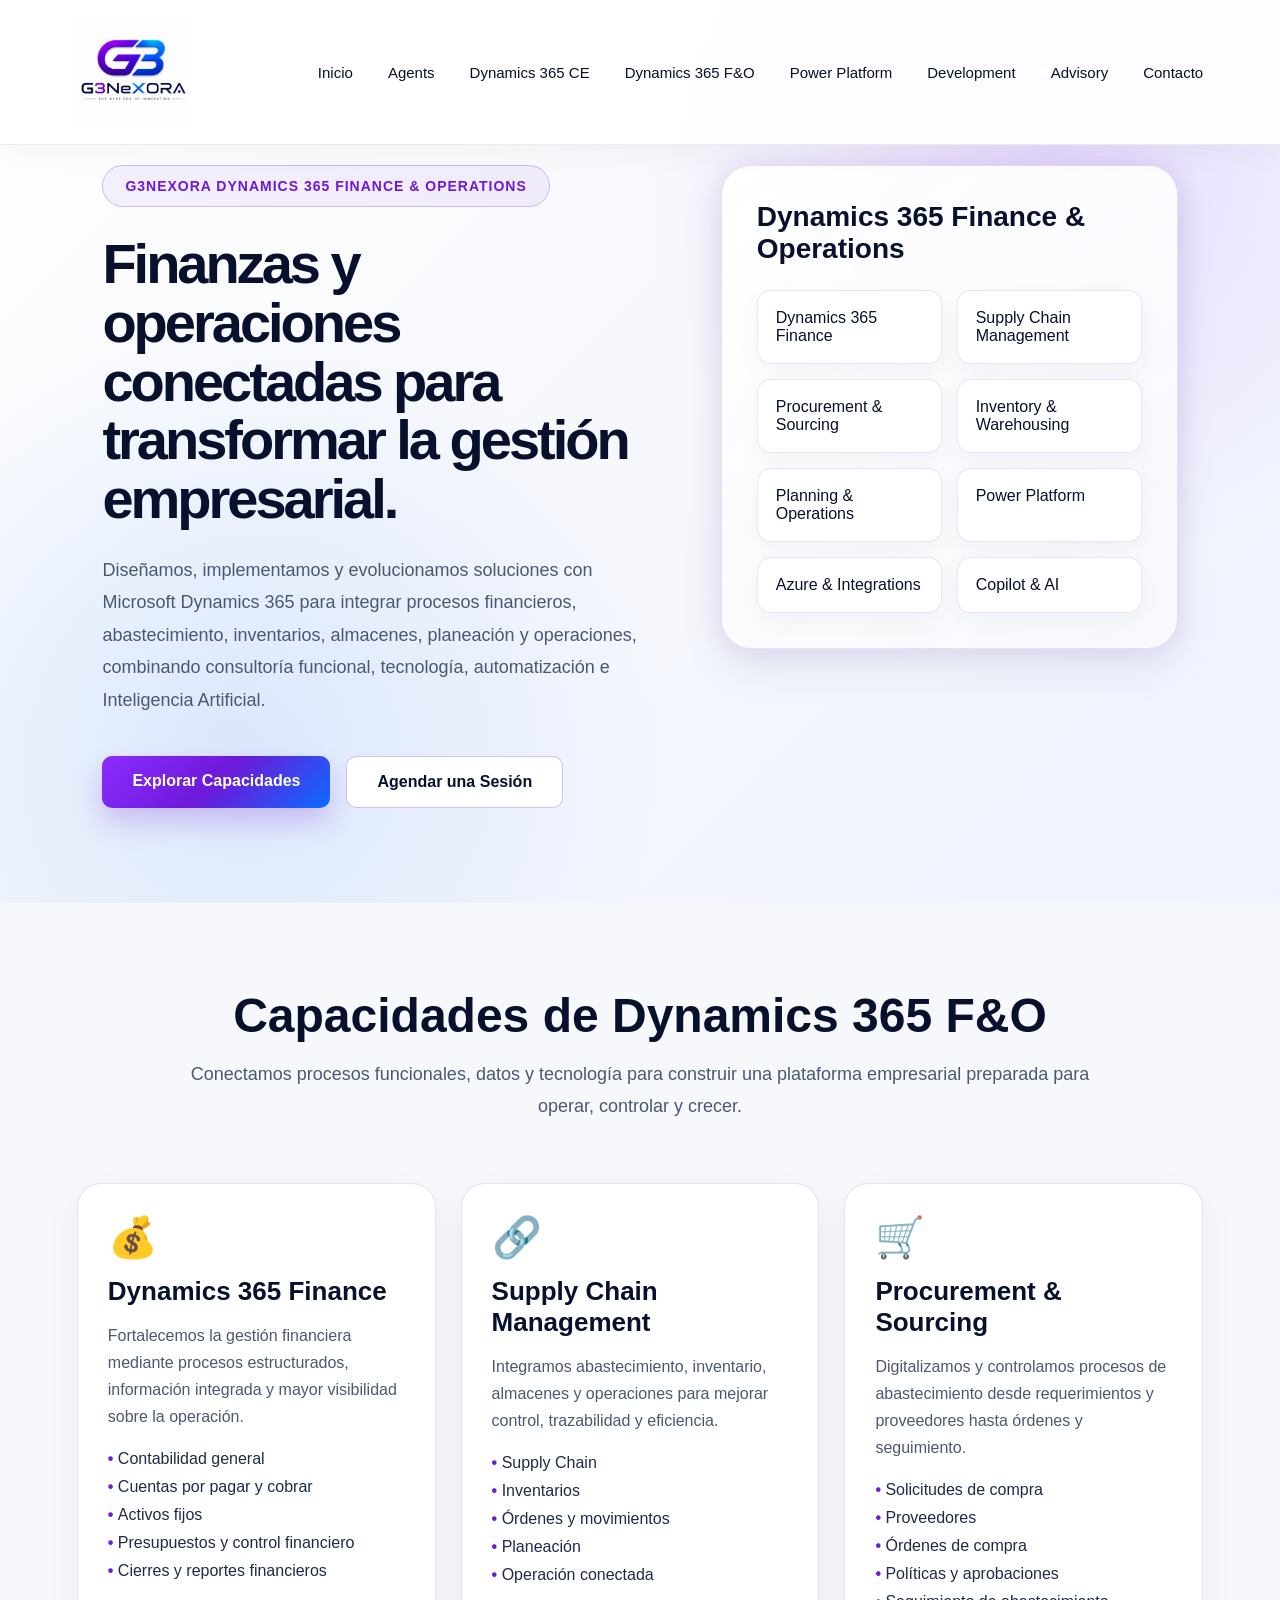
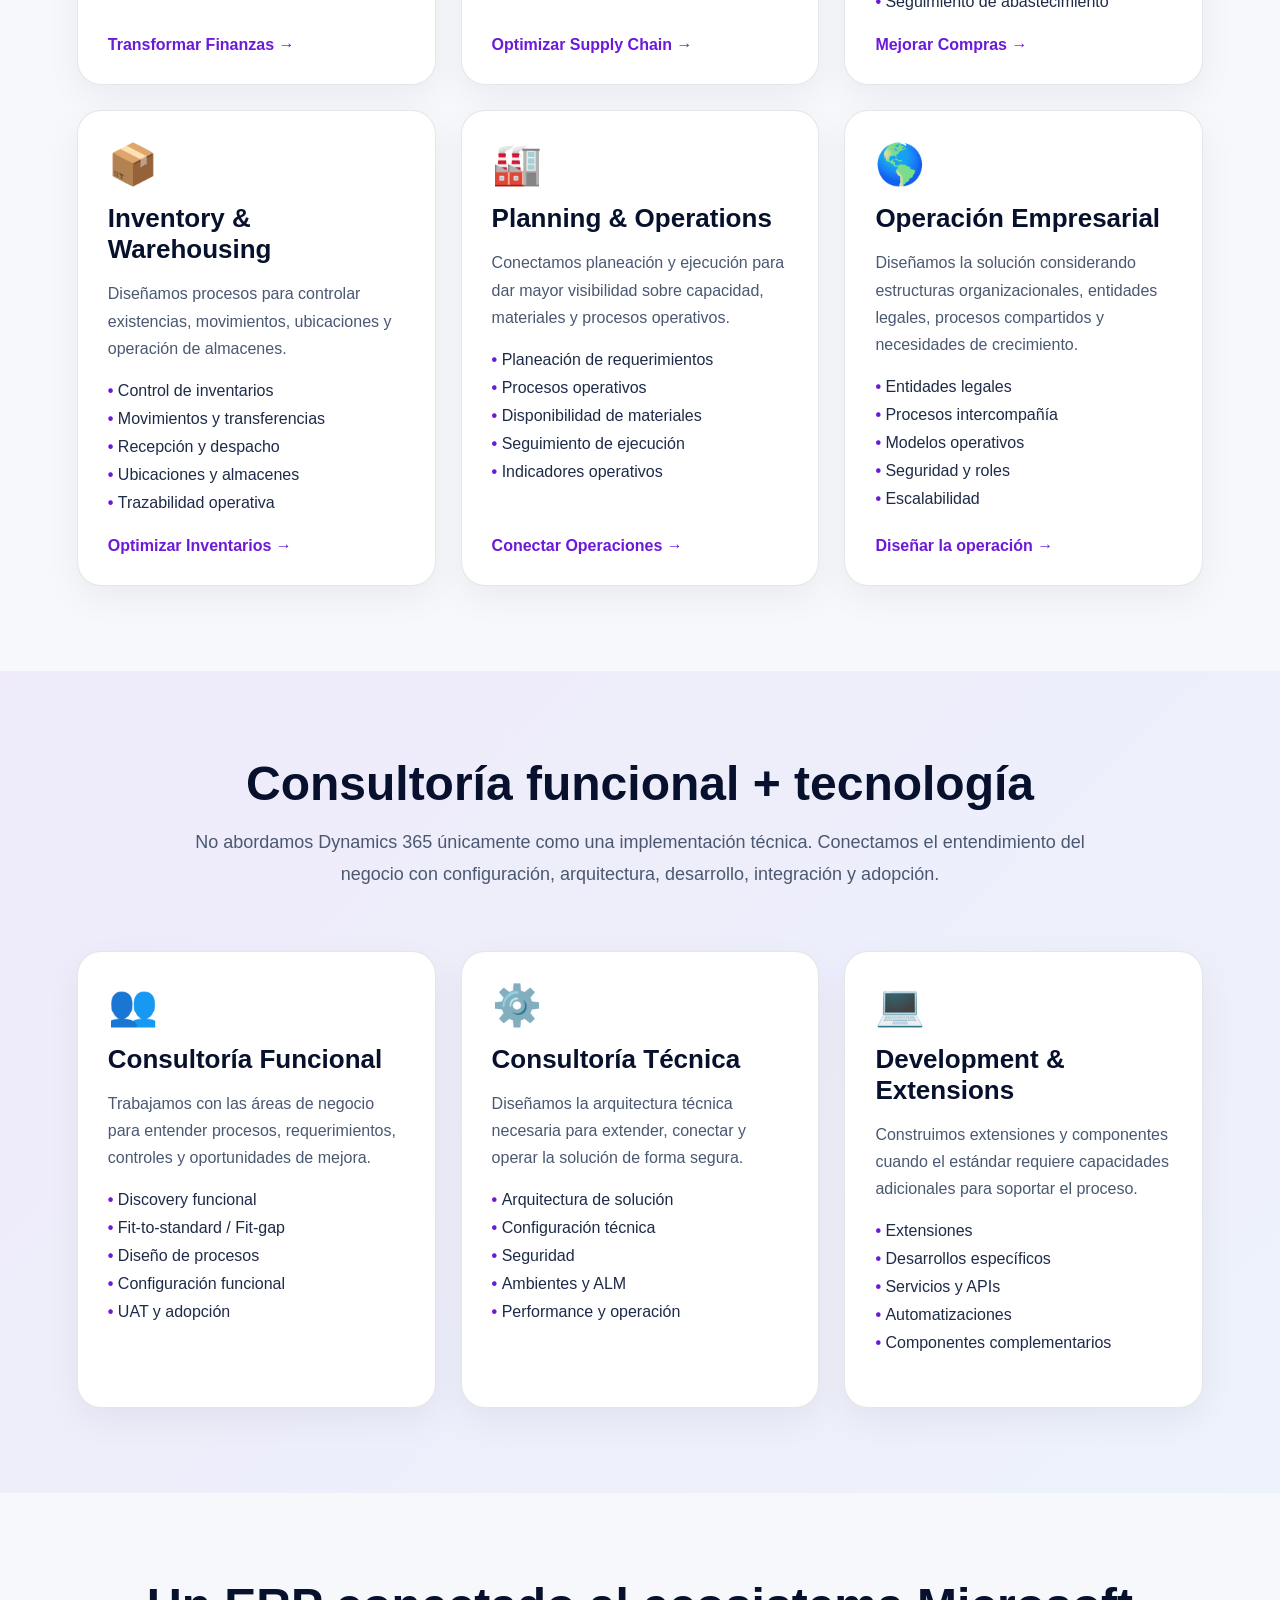
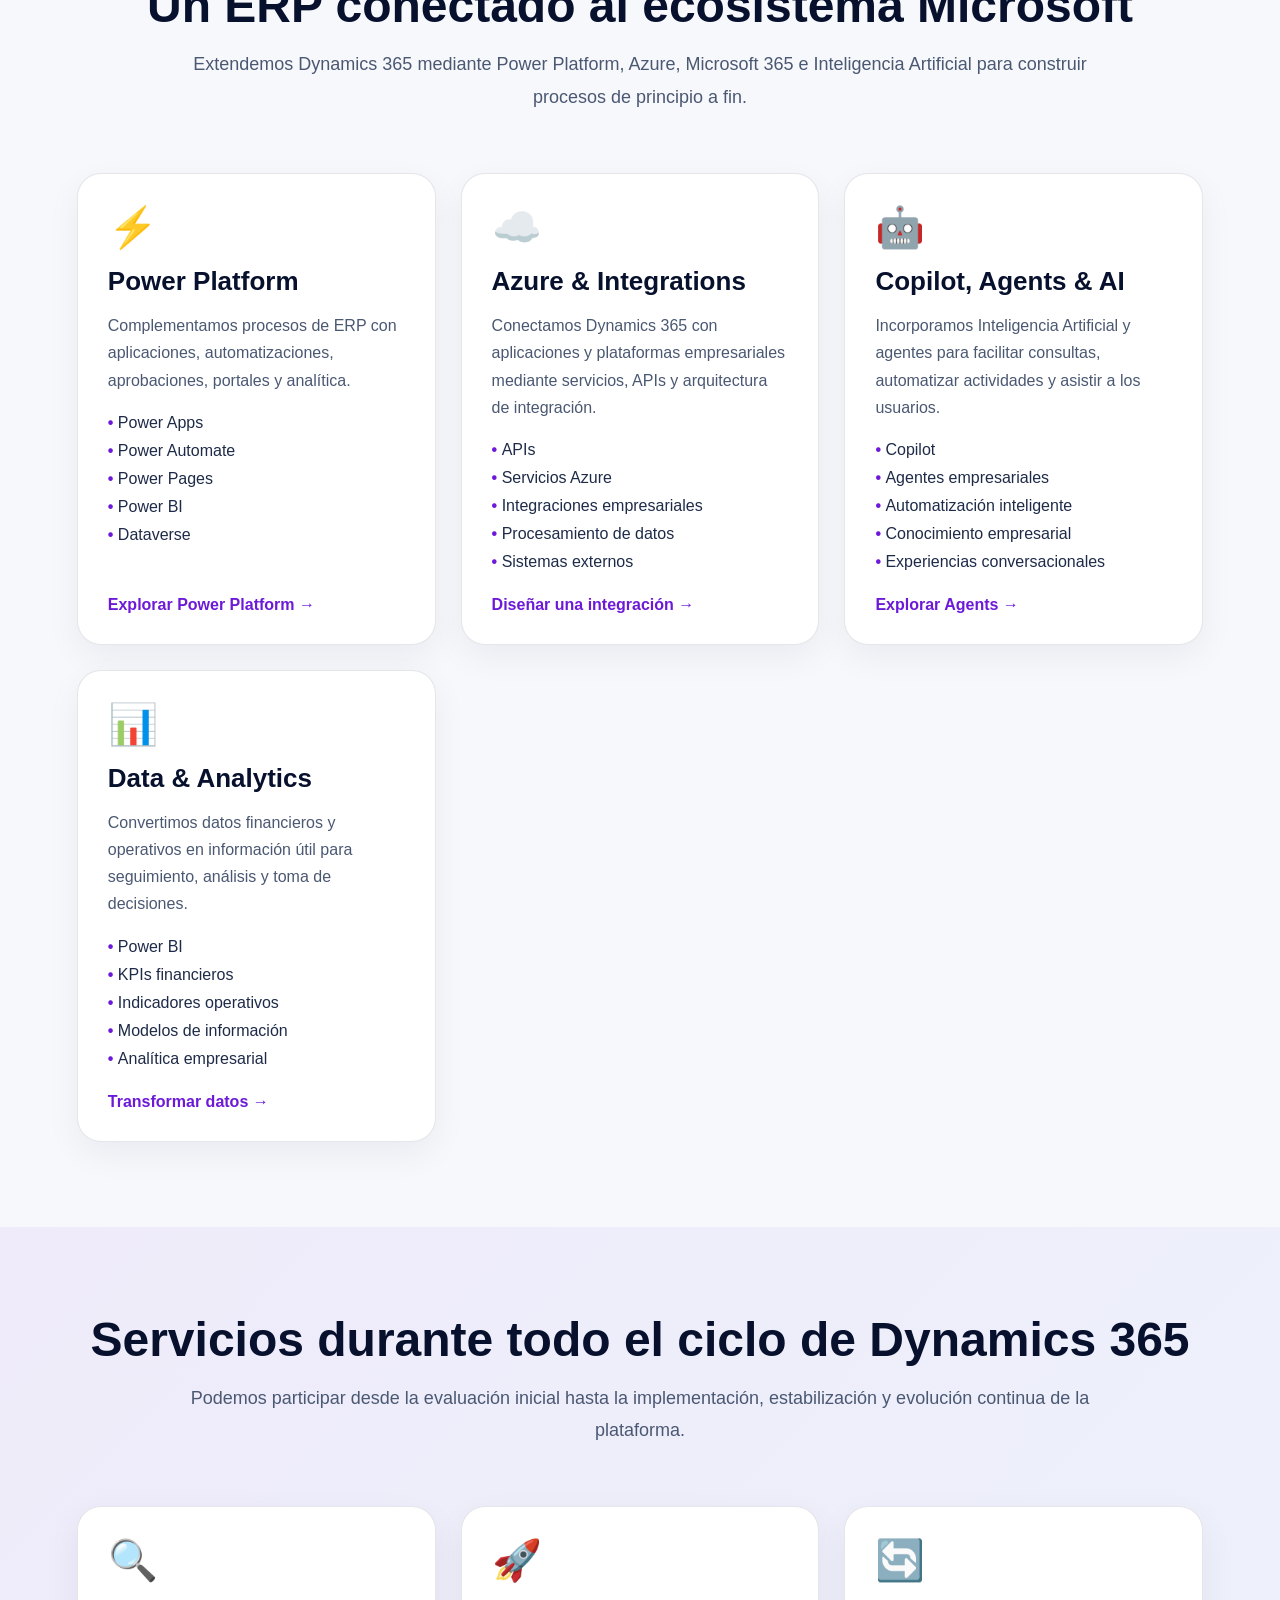
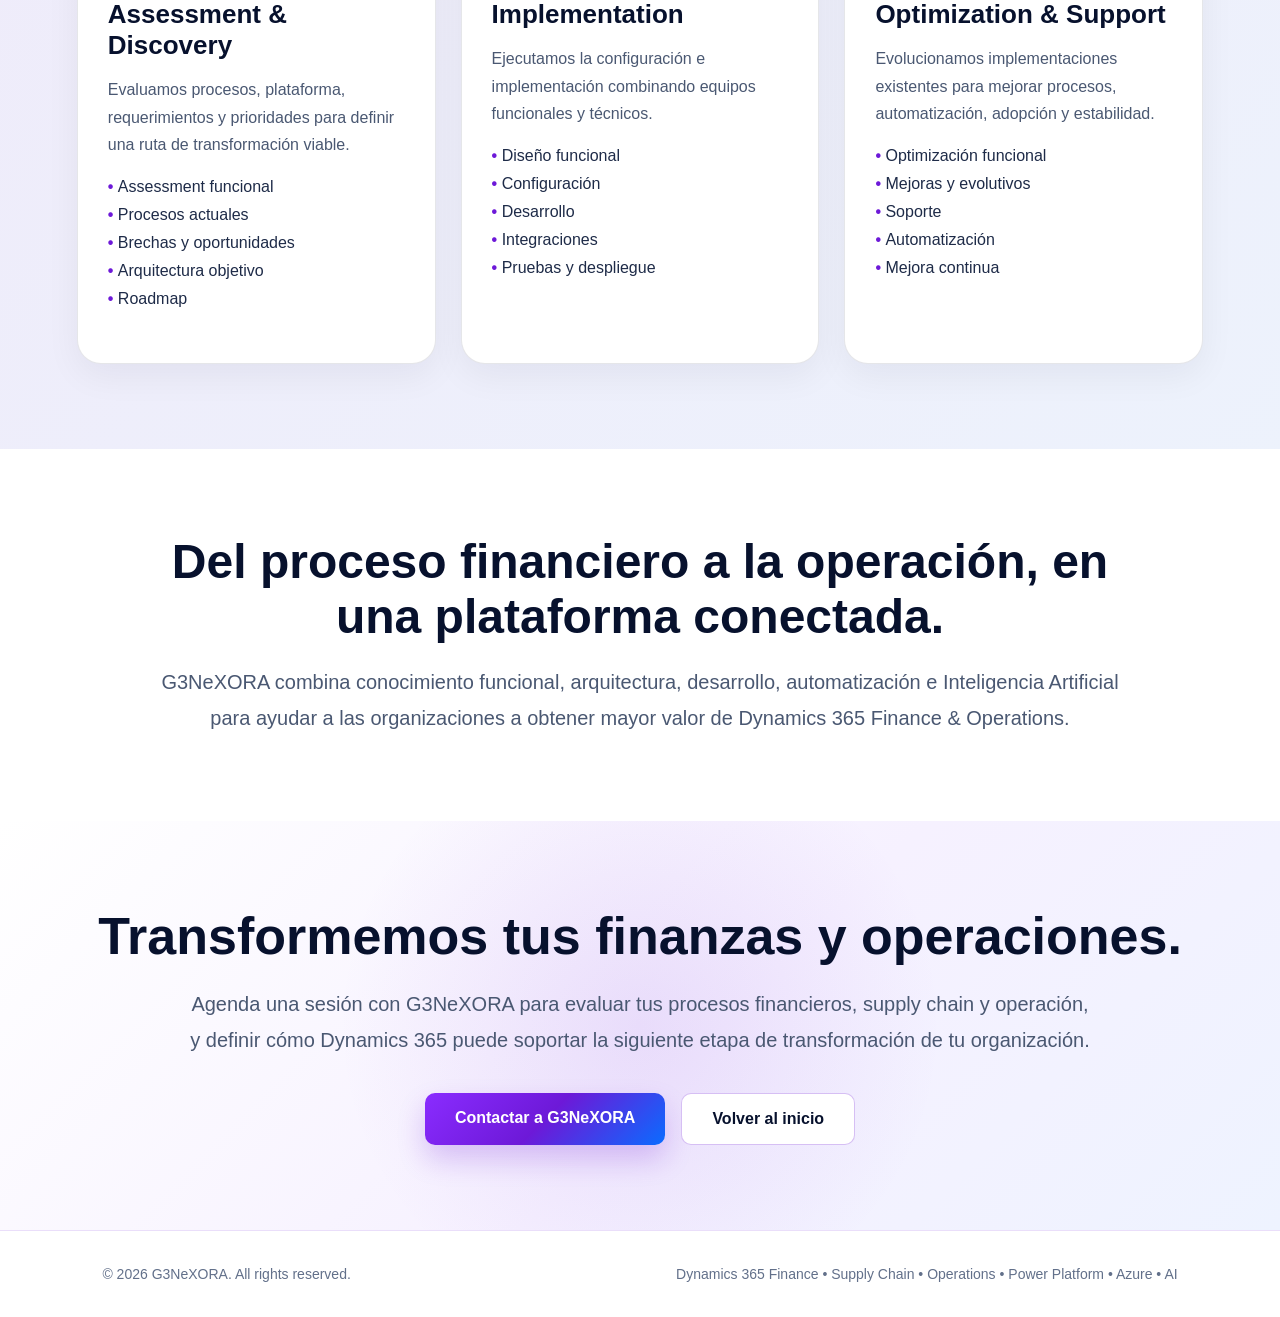
<file: FinanceOperations.html>
<!DOCTYPE html>
<html lang="es">
<head>
    <meta charset="UTF-8" />
    <meta name="viewport" content="width=device-width, initial-scale=1.0" />

    <title>G3NeXORA Dynamics 365 F&O | Finanzas y Operaciones</title>

    <meta name="description"
          content="Consultoría funcional, implementación, desarrollo e integración de Microsoft Dynamics 365 Finance & Operations para finanzas, supply chain, compras, inventarios, almacenes y operaciones." />

    <link rel="stylesheet" href="css/styles.css" />
</head>

<body>

    <header class="site-header">
        <a href="index.html" class="brand" aria-label="Ir al inicio de G3NeXORA">
            <img src="images/g3nexora-logo.png" alt="G3NeXORA Logo" />
        </a>

        <nav class="main-nav">
            <a href="index.html">Inicio</a>
            <a href="Agents.html">Agents</a>
            <a href="CustomerEngagement.html">Dynamics 365 CE</a>
            <a href="FinanceOperations.html">Dynamics 365 F&amp;O</a>
            <a href="PowerPlatform.html">Power Platform</a>
            <!--<a href="AI.html">AI</a>-->
            <a href="Development.html">Development</a>
            <a href="Advisory.html">Advisory</a>
            <a href="#contact">Contacto</a>
        </nav>
    </header>

    <main>

        <!-- HERO -->
        <section class="hero" id="inicio">
            <div class="hero-content">
                <div class="badge">G3NEXORA DYNAMICS 365 FINANCE &amp; OPERATIONS</div>

                <h1>
                    Finanzas y operaciones conectadas para transformar la gestión empresarial.
                </h1>

                <p>
                    Diseñamos, implementamos y evolucionamos soluciones con Microsoft Dynamics 365
                    para integrar procesos financieros, abastecimiento, inventarios, almacenes,
                    planeación y operaciones, combinando consultoría funcional, tecnología,
                    automatización e Inteligencia Artificial.
                </p>

                <div class="buttons">
                    <a href="#solutions" class="btn-primary">Explorar Capacidades</a>
                    <a href="#contact" class="btn-secondary">Agendar una Sesión</a>
                </div>
            </div>

            <div class="hero-panel">
                <div class="hero-panel-header">
                    <span>Dynamics 365 Finance &amp; Operations</span>
                </div>

                <div class="ecosystem-grid">
                    <div class="ecosystem-item">Dynamics 365 Finance</div>
                    <div class="ecosystem-item">Supply Chain Management</div>
                    <div class="ecosystem-item">Procurement &amp; Sourcing</div>
                    <div class="ecosystem-item">Inventory &amp; Warehousing</div>
                    <div class="ecosystem-item">Planning &amp; Operations</div>
                    <div class="ecosystem-item">Power Platform</div>
                    <div class="ecosystem-item">Azure &amp; Integrations</div>
                    <div class="ecosystem-item">Copilot &amp; AI</div>
                </div>
            </div>
        </section>

        <!-- CAPACIDADES -->
        <section class="services" id="solutions">
            <div class="section-title">
                <h2>Capacidades de Dynamics 365 F&amp;O</h2>
                <p>
                    Conectamos procesos funcionales, datos y tecnología para construir una plataforma
                    empresarial preparada para operar, controlar y crecer.
                </p>
            </div>

            <div class="services-grid">

                <article class="service-card">
                    <div>
                        <div class="icon">💰</div>
                        <h3>Dynamics 365 Finance</h3>
                        <p>
                            Fortalecemos la gestión financiera mediante procesos estructurados,
                            información integrada y mayor visibilidad sobre la operación.
                        </p>
                        <ul>
                            <li>Contabilidad general</li>
                            <li>Cuentas por pagar y cobrar</li>
                            <li>Activos fijos</li>
                            <li>Presupuestos y control financiero</li>
                            <li>Cierres y reportes financieros</li>
                        </ul>
                    </div>
                    <a href="#contact">Transformar Finanzas →</a>
                </article>

                <article class="service-card">
                    <div>
                        <div class="icon">🔗</div>
                        <h3>Supply Chain Management</h3>
                        <p>
                            Integramos abastecimiento, inventario, almacenes y operaciones
                            para mejorar control, trazabilidad y eficiencia.
                        </p>
                        <ul>
                            <li>Supply Chain</li>
                            <li>Inventarios</li>
                            <li>Órdenes y movimientos</li>
                            <li>Planeación</li>
                            <li>Operación conectada</li>
                        </ul>
                    </div>
                    <a href="#contact">Optimizar Supply Chain →</a>
                </article>

                <article class="service-card">
                    <div>
                        <div class="icon">🛒</div>
                        <h3>Procurement &amp; Sourcing</h3>
                        <p>
                            Digitalizamos y controlamos procesos de abastecimiento desde
                            requerimientos y proveedores hasta órdenes y seguimiento.
                        </p>
                        <ul>
                            <li>Solicitudes de compra</li>
                            <li>Proveedores</li>
                            <li>Órdenes de compra</li>
                            <li>Políticas y aprobaciones</li>
                            <li>Seguimiento de abastecimiento</li>
                        </ul>
                    </div>
                    <a href="#contact">Mejorar Compras →</a>
                </article>

                <article class="service-card">
                    <div>
                        <div class="icon">📦</div>
                        <h3>Inventory &amp; Warehousing</h3>
                        <p>
                            Diseñamos procesos para controlar existencias, movimientos,
                            ubicaciones y operación de almacenes.
                        </p>
                        <ul>
                            <li>Control de inventarios</li>
                            <li>Movimientos y transferencias</li>
                            <li>Recepción y despacho</li>
                            <li>Ubicaciones y almacenes</li>
                            <li>Trazabilidad operativa</li>
                        </ul>
                    </div>
                    <a href="#contact">Optimizar Inventarios →</a>
                </article>

                <article class="service-card">
                    <div>
                        <div class="icon">🏭</div>
                        <h3>Planning &amp; Operations</h3>
                        <p>
                            Conectamos planeación y ejecución para dar mayor visibilidad
                            sobre capacidad, materiales y procesos operativos.
                        </p>
                        <ul>
                            <li>Planeación de requerimientos</li>
                            <li>Procesos operativos</li>
                            <li>Disponibilidad de materiales</li>
                            <li>Seguimiento de ejecución</li>
                            <li>Indicadores operativos</li>
                        </ul>
                    </div>
                    <a href="#contact">Conectar Operaciones →</a>
                </article>

                <article class="service-card">
                    <div>
                        <div class="icon">🌎</div>
                        <h3>Operación Empresarial</h3>
                        <p>
                            Diseñamos la solución considerando estructuras organizacionales,
                            entidades legales, procesos compartidos y necesidades de crecimiento.
                        </p>
                        <ul>
                            <li>Entidades legales</li>
                            <li>Procesos intercompañía</li>
                            <li>Modelos operativos</li>
                            <li>Seguridad y roles</li>
                            <li>Escalabilidad</li>
                        </ul>
                    </div>
                    <a href="#contact">Diseñar la operación →</a>
                </article>

            </div>
        </section>

        <!-- CONSULTORIA -->
        <section class="workforce">
            <div class="section-title">
                <h2>Consultoría funcional + tecnología</h2>
                <p>
                    No abordamos Dynamics 365 únicamente como una implementación técnica.
                    Conectamos el entendimiento del negocio con configuración, arquitectura,
                    desarrollo, integración y adopción.
                </p>
            </div>

            <div class="workforce-grid">

                <article class="workforce-card">
                    <div>
                        <div class="icon">👥</div>
                        <h3>Consultoría Funcional</h3>
                        <p>
                            Trabajamos con las áreas de negocio para entender procesos,
                            requerimientos, controles y oportunidades de mejora.
                        </p>
                        <ul>
                            <li>Discovery funcional</li>
                            <li>Fit-to-standard / Fit-gap</li>
                            <li>Diseño de procesos</li>
                            <li>Configuración funcional</li>
                            <li>UAT y adopción</li>
                        </ul>
                    </div>
                </article>

                <article class="workforce-card">
                    <div>
                        <div class="icon">⚙️</div>
                        <h3>Consultoría Técnica</h3>
                        <p>
                            Diseñamos la arquitectura técnica necesaria para extender,
                            conectar y operar la solución de forma segura.
                        </p>
                        <ul>
                            <li>Arquitectura de solución</li>
                            <li>Configuración técnica</li>
                            <li>Seguridad</li>
                            <li>Ambientes y ALM</li>
                            <li>Performance y operación</li>
                        </ul>
                    </div>
                </article>

                <article class="workforce-card">
                    <div>
                        <div class="icon">💻</div>
                        <h3>Development &amp; Extensions</h3>
                        <p>
                            Construimos extensiones y componentes cuando el estándar
                            requiere capacidades adicionales para soportar el proceso.
                        </p>
                        <ul>
                            <li>Extensiones</li>
                            <li>Desarrollos específicos</li>
                            <li>Servicios y APIs</li>
                            <li>Automatizaciones</li>
                            <li>Componentes complementarios</li>
                        </ul>
                    </div>
                </article>

            </div>
        </section>

        <!-- INTEGRACION -->
        <section class="services">
            <div class="section-title">
                <h2>Un ERP conectado al ecosistema Microsoft</h2>
                <p>
                    Extendemos Dynamics 365 mediante Power Platform, Azure, Microsoft 365
                    e Inteligencia Artificial para construir procesos de principio a fin.
                </p>
            </div>

            <div class="services-grid">

                <article class="service-card">
                    <div>
                        <div class="icon">⚡</div>
                        <h3>Power Platform</h3>
                        <p>
                            Complementamos procesos de ERP con aplicaciones, automatizaciones,
                            aprobaciones, portales y analítica.
                        </p>
                        <ul>
                            <li>Power Apps</li>
                            <li>Power Automate</li>
                            <li>Power Pages</li>
                            <li>Power BI</li>
                            <li>Dataverse</li>
                        </ul>
                    </div>
                    <a href="PowerPlatform.html">Explorar Power Platform →</a>
                </article>

                <article class="service-card">
                    <div>
                        <div class="icon">☁️</div>
                        <h3>Azure &amp; Integrations</h3>
                        <p>
                            Conectamos Dynamics 365 con aplicaciones y plataformas empresariales
                            mediante servicios, APIs y arquitectura de integración.
                        </p>
                        <ul>
                            <li>APIs</li>
                            <li>Servicios Azure</li>
                            <li>Integraciones empresariales</li>
                            <li>Procesamiento de datos</li>
                            <li>Sistemas externos</li>
                        </ul>
                    </div>
                    <a href="#contact">Diseñar una integración →</a>
                </article>

                <article class="service-card">
                    <div>
                        <div class="icon">🤖</div>
                        <h3>Copilot, Agents &amp; AI</h3>
                        <p>
                            Incorporamos Inteligencia Artificial y agentes para facilitar
                            consultas, automatizar actividades y asistir a los usuarios.
                        </p>
                        <ul>
                            <li>Copilot</li>
                            <li>Agentes empresariales</li>
                            <li>Automatización inteligente</li>
                            <li>Conocimiento empresarial</li>
                            <li>Experiencias conversacionales</li>
                        </ul>
                    </div>
                    <a href="Agents.html">Explorar Agents →</a>
                </article>

                <article class="service-card">
                    <div>
                        <div class="icon">📊</div>
                        <h3>Data &amp; Analytics</h3>
                        <p>
                            Convertimos datos financieros y operativos en información útil
                            para seguimiento, análisis y toma de decisiones.
                        </p>
                        <ul>
                            <li>Power BI</li>
                            <li>KPIs financieros</li>
                            <li>Indicadores operativos</li>
                            <li>Modelos de información</li>
                            <li>Analítica empresarial</li>
                        </ul>
                    </div>
                    <a href="#contact">Transformar datos →</a>
                </article>

            </div>
        </section>

        <!-- SERVICIOS -->
        <section class="workforce">
            <div class="section-title">
                <h2>Servicios durante todo el ciclo de Dynamics 365</h2>
                <p>
                    Podemos participar desde la evaluación inicial hasta la implementación,
                    estabilización y evolución continua de la plataforma.
                </p>
            </div>

            <div class="workforce-grid">

                <article class="workforce-card">
                    <div>
                        <div class="icon">🔍</div>
                        <h3>Assessment &amp; Discovery</h3>
                        <p>
                            Evaluamos procesos, plataforma, requerimientos y prioridades
                            para definir una ruta de transformación viable.
                        </p>
                        <ul>
                            <li>Assessment funcional</li>
                            <li>Procesos actuales</li>
                            <li>Brechas y oportunidades</li>
                            <li>Arquitectura objetivo</li>
                            <li>Roadmap</li>
                        </ul>
                    </div>
                </article>

                <article class="workforce-card">
                    <div>
                        <div class="icon">🚀</div>
                        <h3>Implementation</h3>
                        <p>
                            Ejecutamos la configuración e implementación combinando
                            equipos funcionales y técnicos.
                        </p>
                        <ul>
                            <li>Diseño funcional</li>
                            <li>Configuración</li>
                            <li>Desarrollo</li>
                            <li>Integraciones</li>
                            <li>Pruebas y despliegue</li>
                        </ul>
                    </div>
                </article>

                <article class="workforce-card">
                    <div>
                        <div class="icon">🔄</div>
                        <h3>Optimization &amp; Support</h3>
                        <p>
                            Evolucionamos implementaciones existentes para mejorar procesos,
                            automatización, adopción y estabilidad.
                        </p>
                        <ul>
                            <li>Optimización funcional</li>
                            <li>Mejoras y evolutivos</li>
                            <li>Soporte</li>
                            <li>Automatización</li>
                            <li>Mejora continua</li>
                        </ul>
                    </div>
                </article>

            </div>
        </section>

        <!-- ABOUT -->
        <section class="about">
            <div class="about-content">
                <h2>Del proceso financiero a la operación, en una plataforma conectada.</h2>
                <p>
                    G3NeXORA combina conocimiento funcional, arquitectura, desarrollo,
                    automatización e Inteligencia Artificial para ayudar a las organizaciones
                    a obtener mayor valor de Dynamics 365 Finance &amp; Operations.
                </p>
            </div>
        </section>

        <!-- CTA -->
        <section class="cta" id="contact">
            <h2>Transformemos tus finanzas y operaciones.</h2>

            <p>
                Agenda una sesión con G3NeXORA para evaluar tus procesos financieros,
                supply chain y operación, y definir cómo Dynamics 365 puede soportar
                la siguiente etapa de transformación de tu organización.
            </p>

            <div class="buttons centered">
                <a href="mailto:contacto@G3Nexora.ms" class="btn-primary">
                    Contactar a G3NeXORA
                </a>
                <a href="index.html" class="btn-secondary">Volver al inicio</a>
            </div>
        </section>

    </main>

    <footer class="site-footer">
        <div>© 2026 G3NeXORA. All rights reserved.</div>
        <div>Dynamics 365 Finance • Supply Chain • Operations • Power Platform • Azure • AI</div>
    </footer>

    <script>
        if ('scrollRestoration' in history) {
            history.scrollRestoration = 'manual';
        }

        window.onload = function () {
            window.scrollTo({
                top: 0,
                left: 0,
                behavior: 'instant'
            });
        };
    </script>

</body>
</html>
</file>
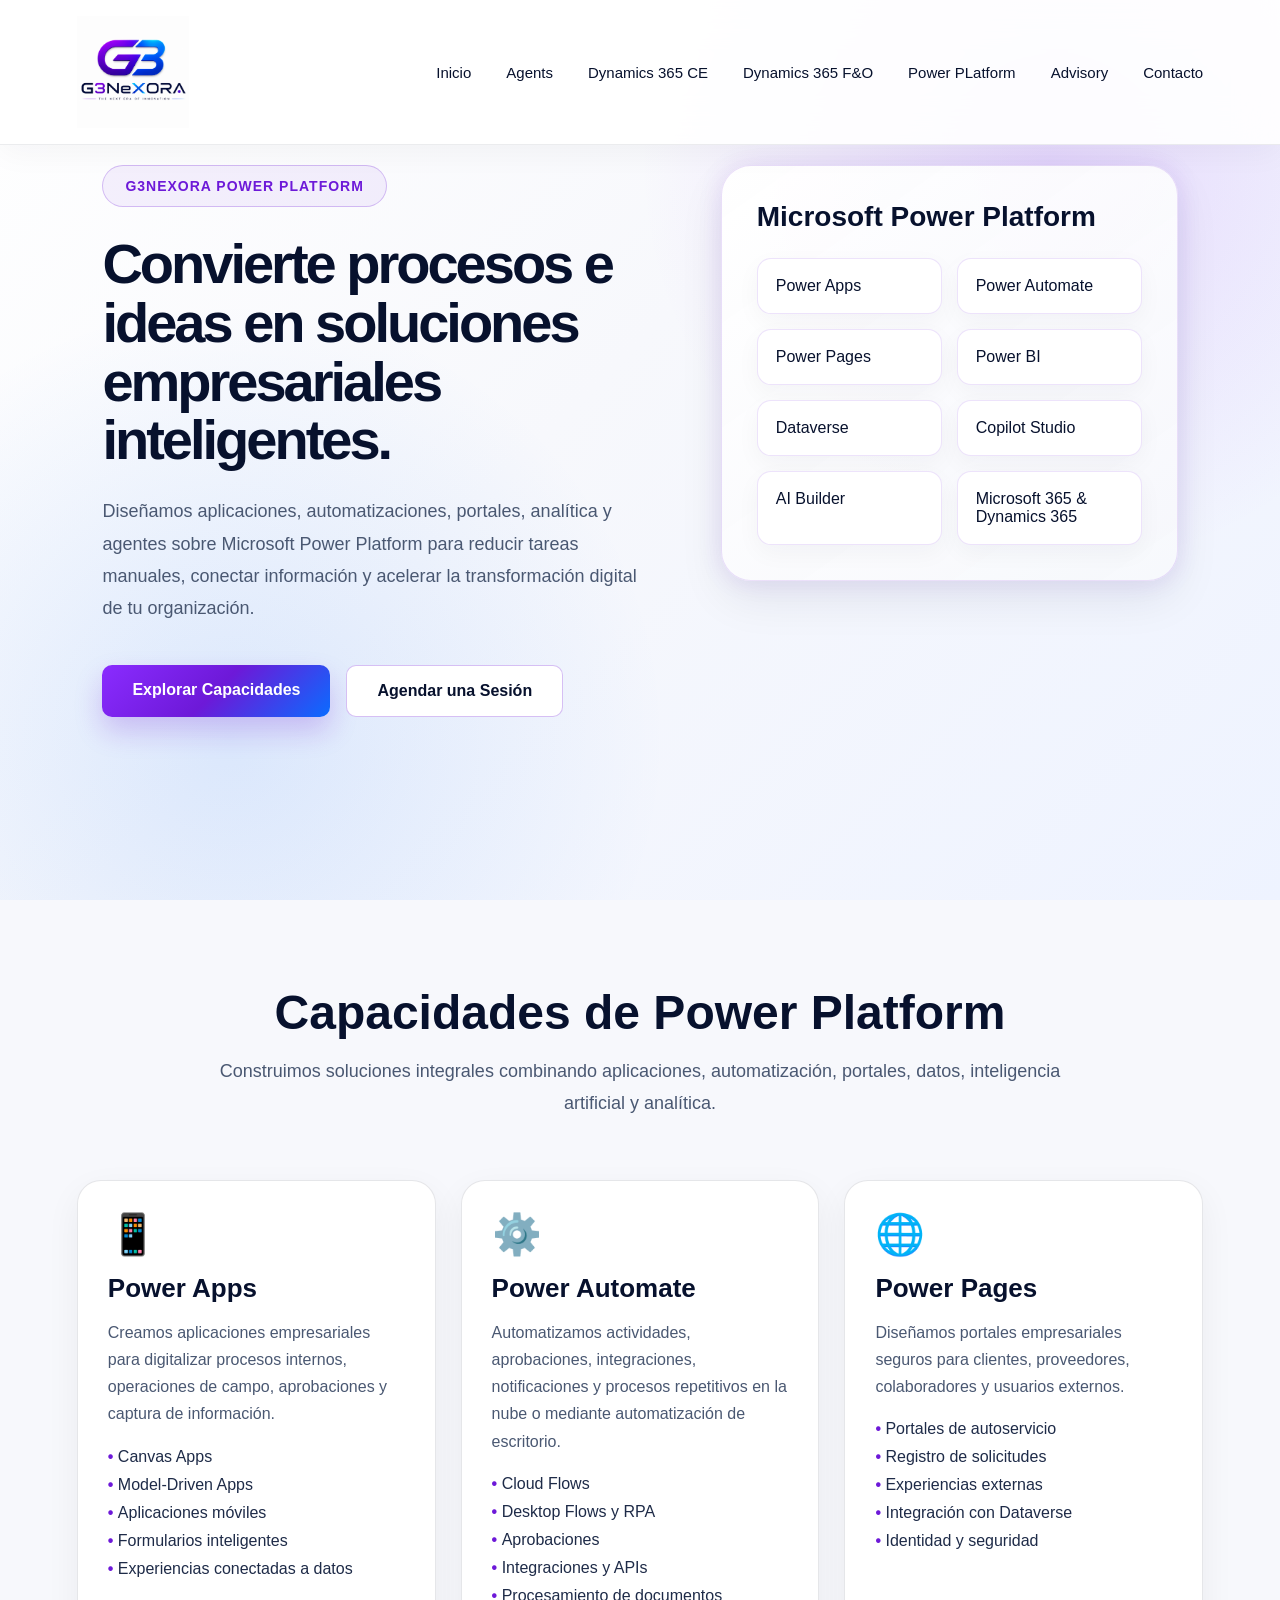
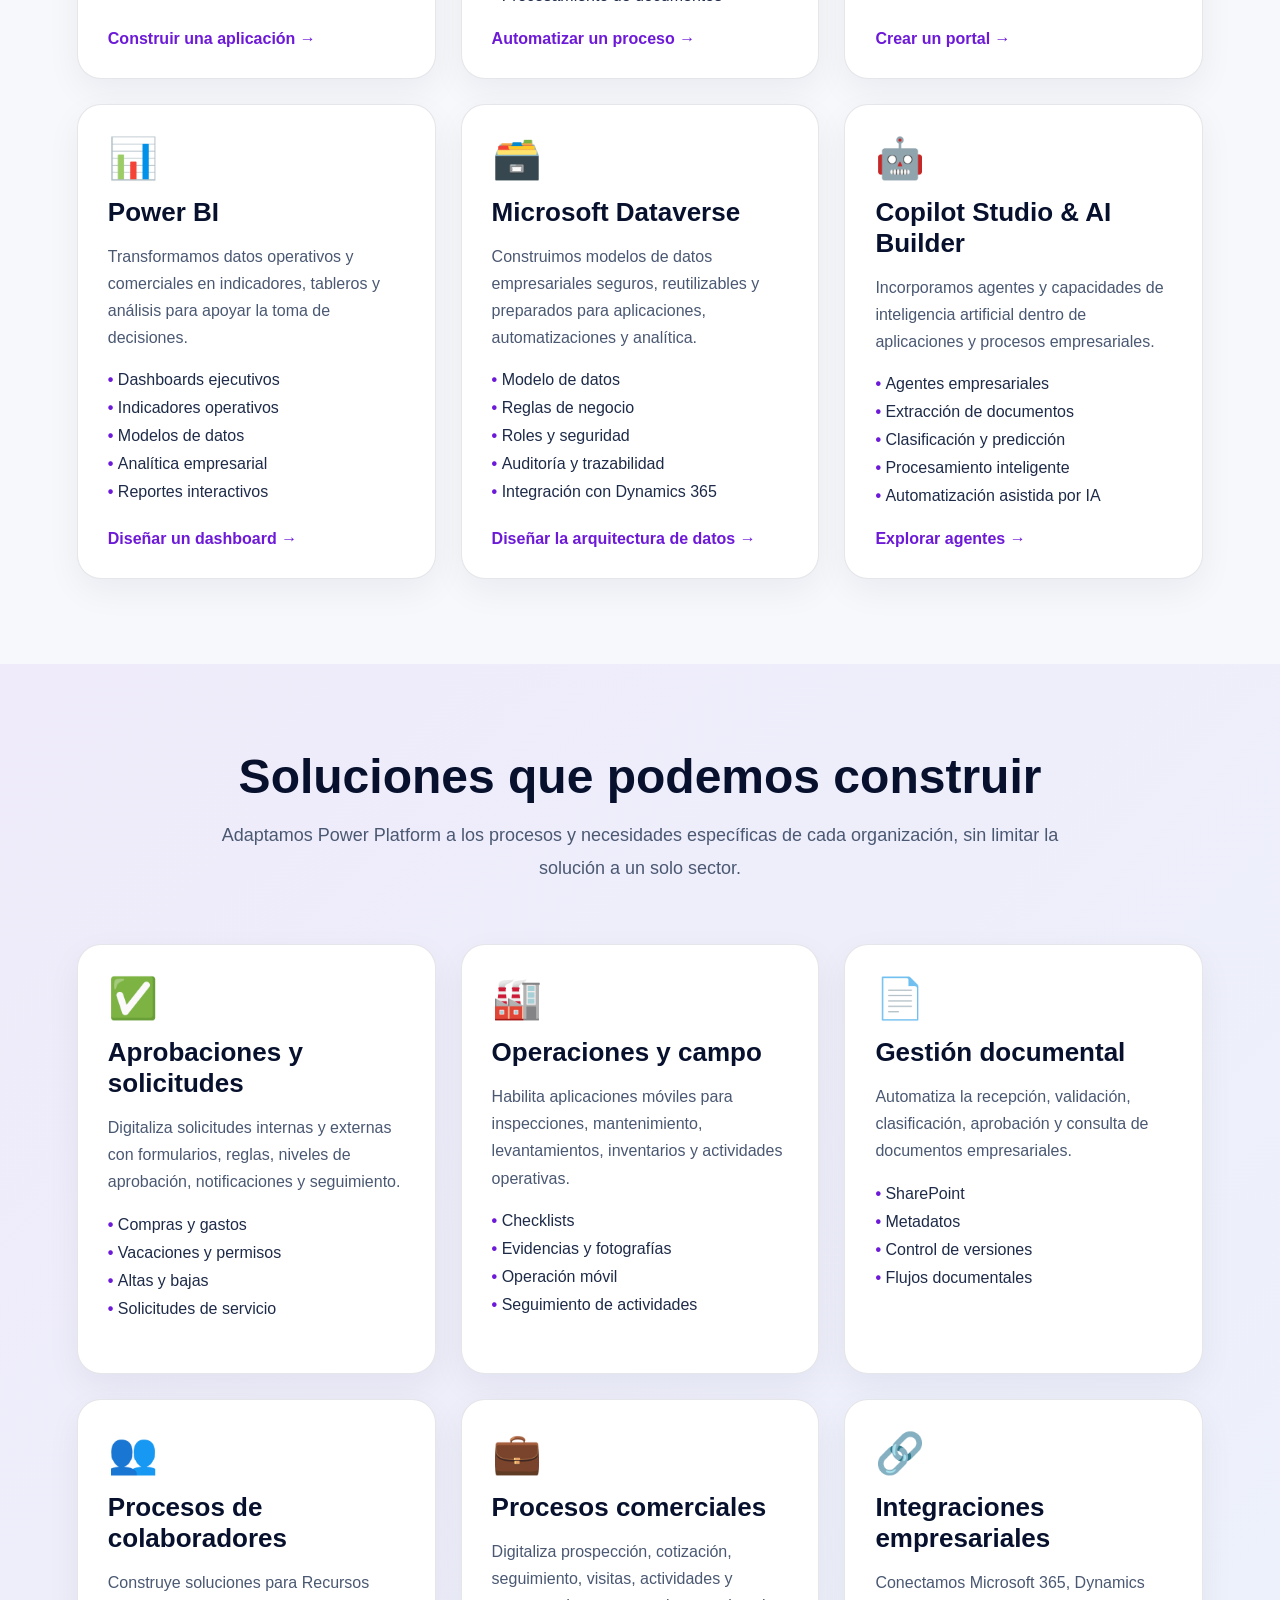
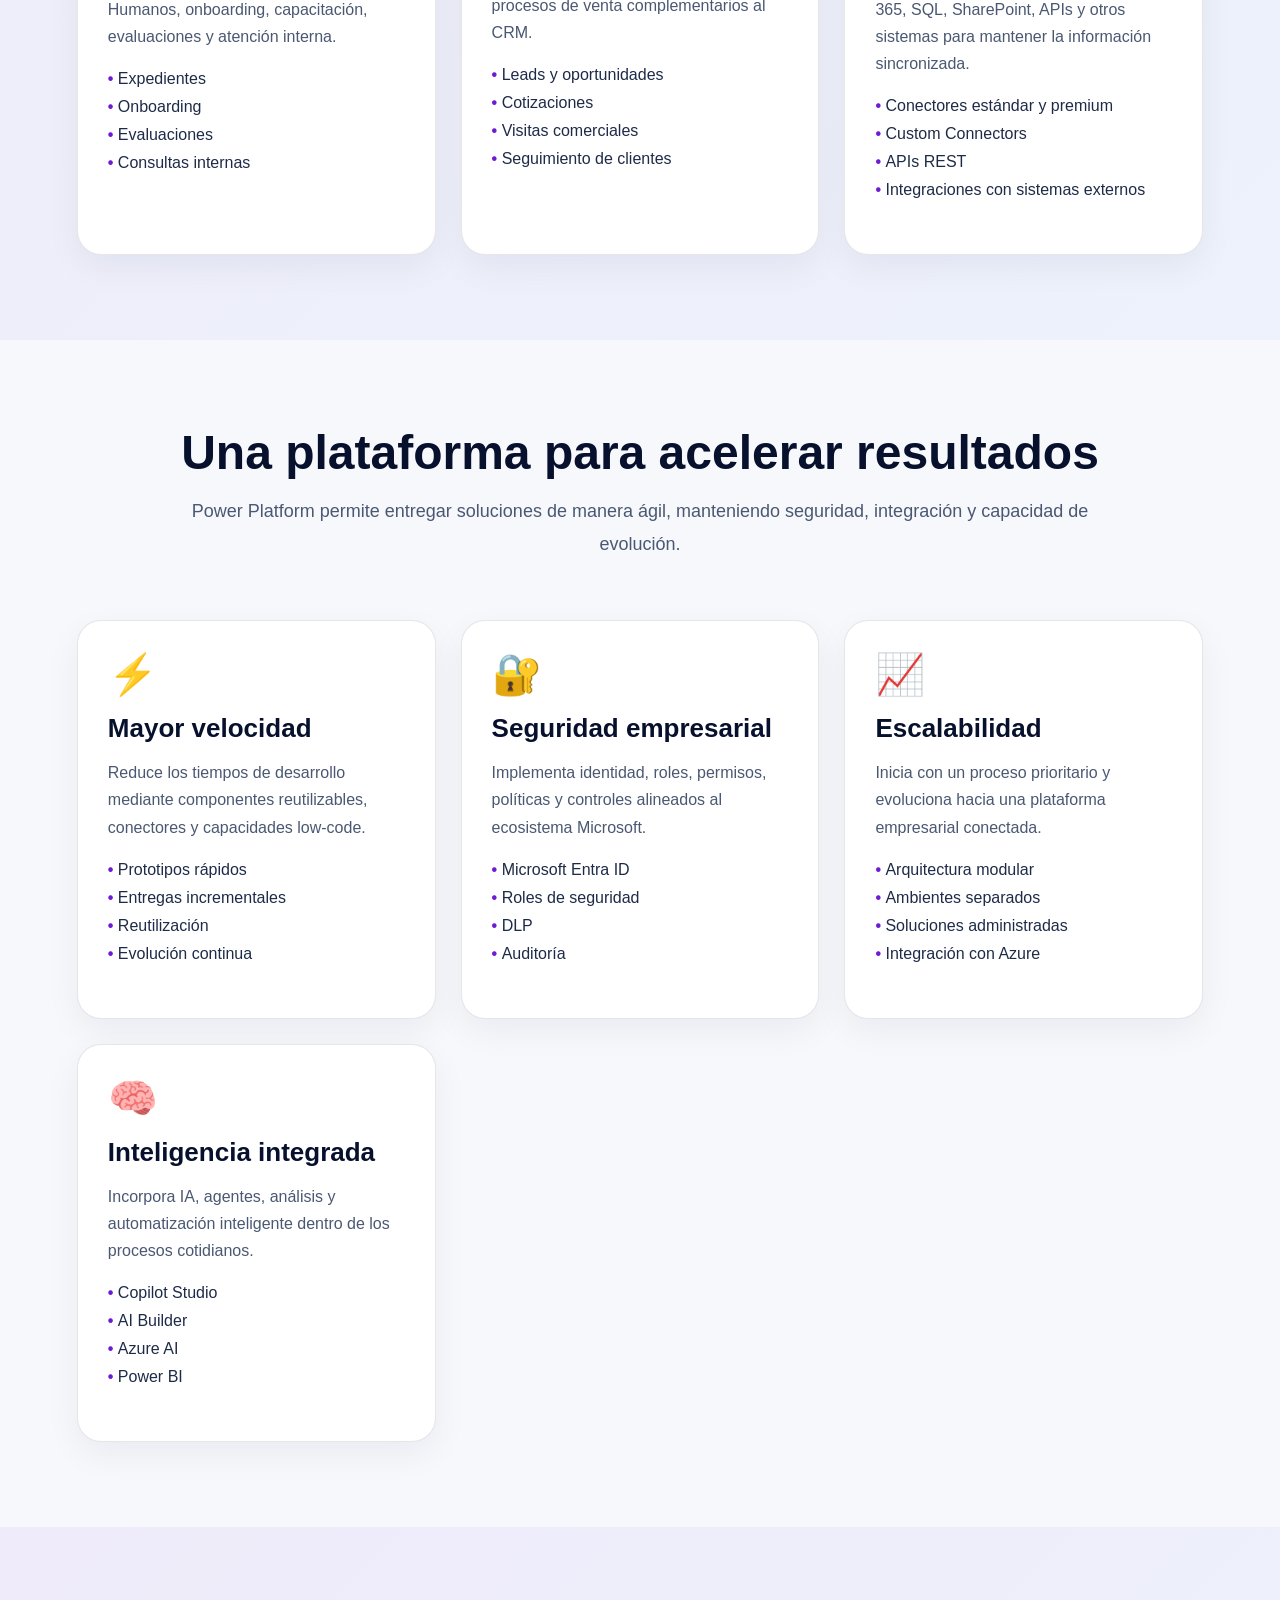
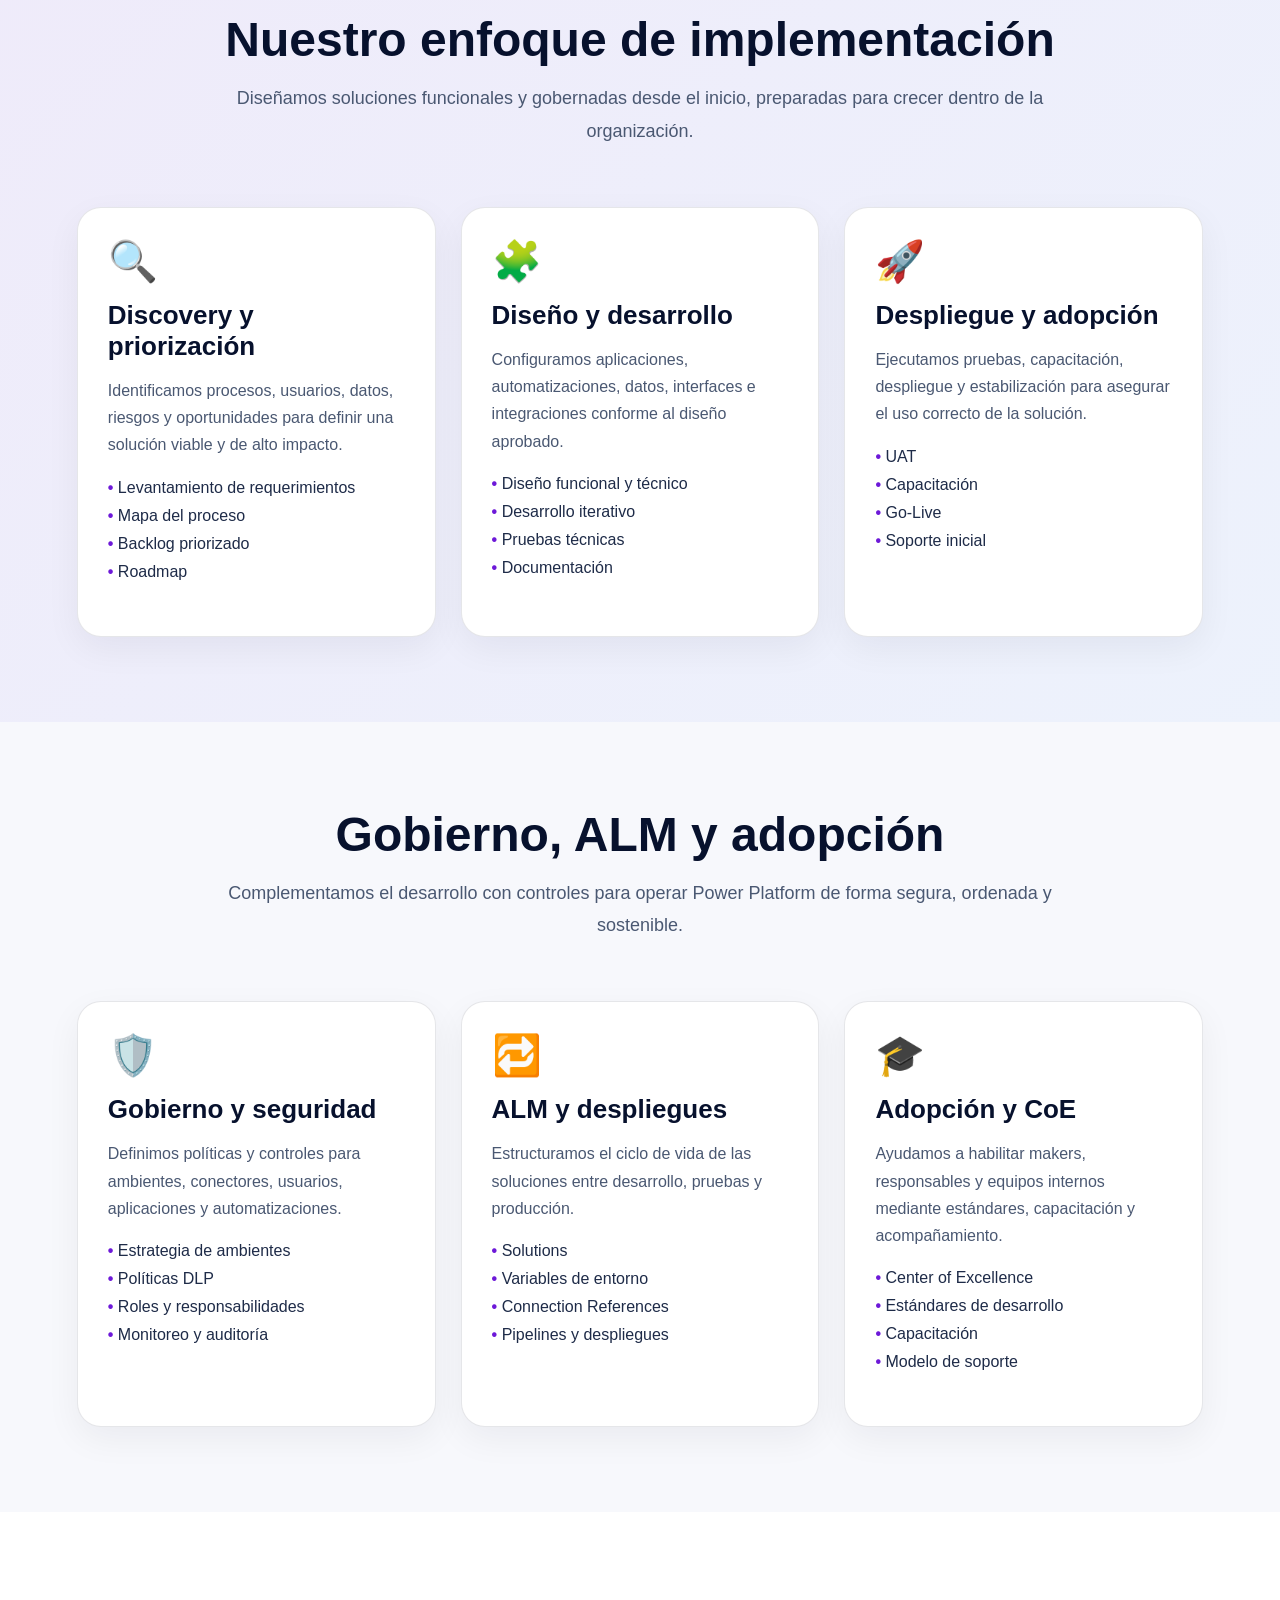
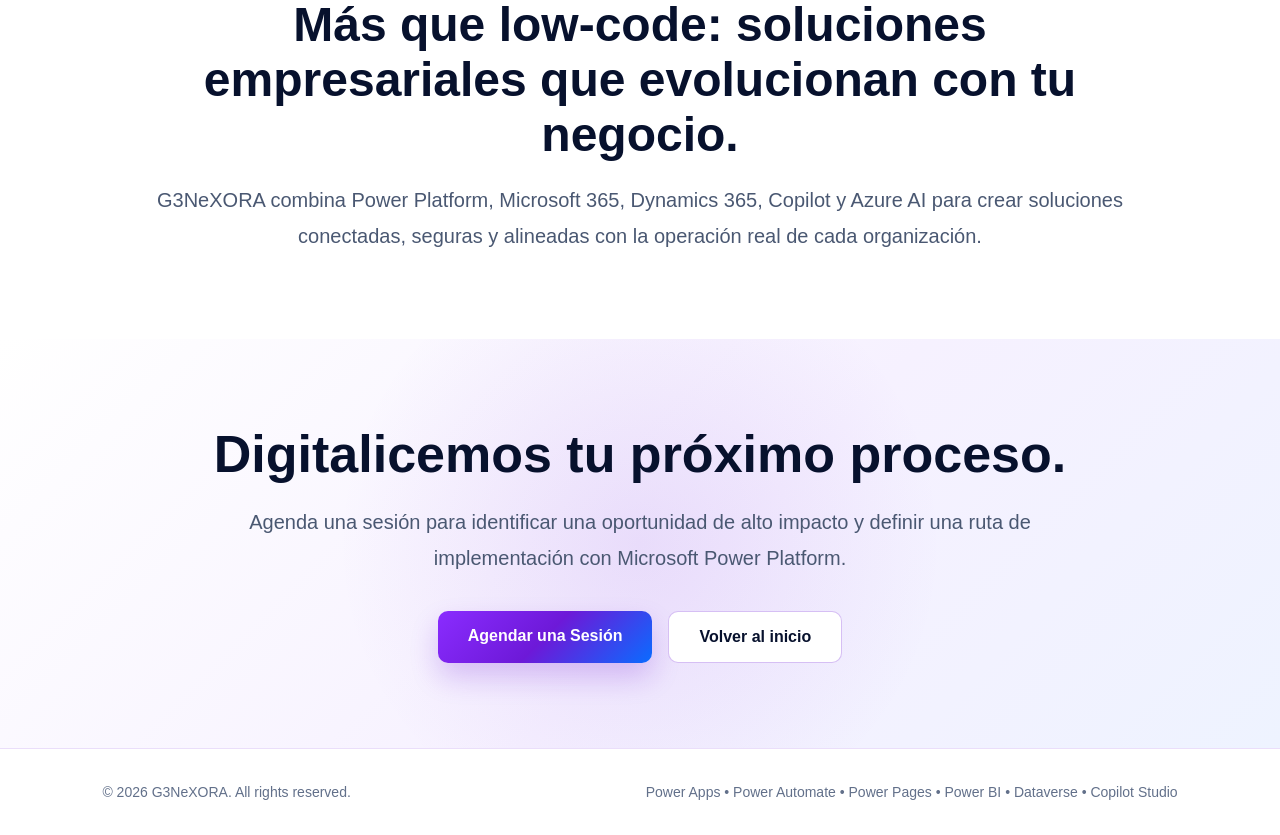
<file: PowerPlatform.html>
<!DOCTYPE html>
<html lang="es">
<head>
    <meta charset="UTF-8" />
    <meta name="viewport" content="width=device-width, initial-scale=1.0" />
    <title>G3NeXORA Power Platform | Aplicaciones, Automatización y Analítica</title>
    <meta name="description" content="Soluciones empresariales con Microsoft Power Platform: Power Apps, Power Automate, Power Pages, Power BI, Dataverse, Copilot Studio y gobierno." />
    <link rel="stylesheet" href="css/styles.css" />
</head>
<body>
    <header class="site-header">
        <a href="index.html" class="brand" aria-label="Ir al inicio de G3NeXORA">
            <img src="images/g3nexora-logo.png" alt="G3NeXORA Logo" />
        </a>
        <nav class="main-nav" aria-label="Navegación principal">
            <a href="index.html">Inicio</a>
            <a href="Agents.html">Agents</a>
            <a href="CustomerEngagement.html">Dynamics 365 CE</a>
            <a href="FinanceOperations.html">Dynamics 365 F&amp;O</a>
            <a href="PowerPlatform.html">Power PLatform</a>
            <!--<a href="AI.html">AI</a>-->
            <a href="Advisory.html">Advisory</a>
            <a href="#contact">Contacto</a>
        </nav>
    </header>
    <main>
        <section class="hero" id="inicio">
            <div class="hero-content">
                <div class="badge">G3NEXORA POWER PLATFORM</div>
                <h1>Convierte procesos e ideas en soluciones empresariales inteligentes.</h1>
                <p>Diseñamos aplicaciones, automatizaciones, portales, analítica y agentes sobre Microsoft Power Platform para reducir tareas manuales, conectar información y acelerar la transformación digital de tu organización.</p>
                <div class="buttons">
                    <a href="#solutions" class="btn-primary">Explorar Capacidades</a>
                    <a href="#contact" class="btn-secondary">Agendar una Sesión</a>
                </div>
            </div>
            <div class="hero-panel">
                <div class="hero-panel-header"><span>Microsoft Power Platform</span></div>
                <div class="ecosystem-grid">
                    <div class="ecosystem-item">Power Apps</div>
                    <div class="ecosystem-item">Power Automate</div>
                    <div class="ecosystem-item">Power Pages</div>
                    <div class="ecosystem-item">Power BI</div>
                    <div class="ecosystem-item">Dataverse</div>
                    <div class="ecosystem-item">Copilot Studio</div>
                    <div class="ecosystem-item">AI Builder</div>
                    <div class="ecosystem-item">Microsoft 365 & Dynamics 365</div>
                </div>
            </div>
        </section>

        <section class="services" id="solutions">
            <div class="section-title">
                <h2>Capacidades de Power Platform</h2>
                <p>Construimos soluciones integrales combinando aplicaciones, automatización, portales, datos, inteligencia artificial y analítica.</p>
            </div>
            <div class="services-grid">
                <article class="service-card"><div><div class="icon">📱</div><h3>Power Apps</h3><p>Creamos aplicaciones empresariales para digitalizar procesos internos, operaciones de campo, aprobaciones y captura de información.</p><ul><li>Canvas Apps</li><li>Model-Driven Apps</li><li>Aplicaciones móviles</li><li>Formularios inteligentes</li><li>Experiencias conectadas a datos</li></ul></div><a href="#contact">Construir una aplicación →</a></article>
                <article class="service-card"><div><div class="icon">⚙️</div><h3>Power Automate</h3><p>Automatizamos actividades, aprobaciones, integraciones, notificaciones y procesos repetitivos en la nube o mediante automatización de escritorio.</p><ul><li>Cloud Flows</li><li>Desktop Flows y RPA</li><li>Aprobaciones</li><li>Integraciones y APIs</li><li>Procesamiento de documentos</li></ul></div><a href="#contact">Automatizar un proceso →</a></article>
                <article class="service-card"><div><div class="icon">🌐</div><h3>Power Pages</h3><p>Diseñamos portales empresariales seguros para clientes, proveedores, colaboradores y usuarios externos.</p><ul><li>Portales de autoservicio</li><li>Registro de solicitudes</li><li>Experiencias externas</li><li>Integración con Dataverse</li><li>Identidad y seguridad</li></ul></div><a href="#contact">Crear un portal →</a></article>
                <article class="service-card"><div><div class="icon">📊</div><h3>Power BI</h3><p>Transformamos datos operativos y comerciales en indicadores, tableros y análisis para apoyar la toma de decisiones.</p><ul><li>Dashboards ejecutivos</li><li>Indicadores operativos</li><li>Modelos de datos</li><li>Analítica empresarial</li><li>Reportes interactivos</li></ul></div><a href="#contact">Diseñar un dashboard →</a></article>
                <article class="service-card"><div><div class="icon">🗃️</div><h3>Microsoft Dataverse</h3><p>Construimos modelos de datos empresariales seguros, reutilizables y preparados para aplicaciones, automatizaciones y analítica.</p><ul><li>Modelo de datos</li><li>Reglas de negocio</li><li>Roles y seguridad</li><li>Auditoría y trazabilidad</li><li>Integración con Dynamics 365</li></ul></div><a href="#contact">Diseñar la arquitectura de datos →</a></article>
                <article class="service-card"><div><div class="icon">🤖</div><h3>Copilot Studio & AI Builder</h3><p>Incorporamos agentes y capacidades de inteligencia artificial dentro de aplicaciones y procesos empresariales.</p><ul><li>Agentes empresariales</li><li>Extracción de documentos</li><li>Clasificación y predicción</li><li>Procesamiento inteligente</li><li>Automatización asistida por IA</li></ul></div><a href="Agents.html">Explorar agentes →</a></article>
            </div>
        </section>

        <section class="workforce">
            <div class="section-title"><h2>Soluciones que podemos construir</h2><p>Adaptamos Power Platform a los procesos y necesidades específicas de cada organización, sin limitar la solución a un solo sector.</p></div>
            <div class="workforce-grid">
                <article class="workforce-card"><div><div class="icon">✅</div><h3>Aprobaciones y solicitudes</h3><p>Digitaliza solicitudes internas y externas con formularios, reglas, niveles de aprobación, notificaciones y seguimiento.</p><ul><li>Compras y gastos</li><li>Vacaciones y permisos</li><li>Altas y bajas</li><li>Solicitudes de servicio</li></ul></div></article>
                <article class="workforce-card"><div><div class="icon">🏭</div><h3>Operaciones y campo</h3><p>Habilita aplicaciones móviles para inspecciones, mantenimiento, levantamientos, inventarios y actividades operativas.</p><ul><li>Checklists</li><li>Evidencias y fotografías</li><li>Operación móvil</li><li>Seguimiento de actividades</li></ul></div></article>
                <article class="workforce-card"><div><div class="icon">📄</div><h3>Gestión documental</h3><p>Automatiza la recepción, validación, clasificación, aprobación y consulta de documentos empresariales.</p><ul><li>SharePoint</li><li>Metadatos</li><li>Control de versiones</li><li>Flujos documentales</li></ul></div></article>
                <article class="workforce-card"><div><div class="icon">👥</div><h3>Procesos de colaboradores</h3><p>Construye soluciones para Recursos Humanos, onboarding, capacitación, evaluaciones y atención interna.</p><ul><li>Expedientes</li><li>Onboarding</li><li>Evaluaciones</li><li>Consultas internas</li></ul></div></article>
                <article class="workforce-card"><div><div class="icon">💼</div><h3>Procesos comerciales</h3><p>Digitaliza prospección, cotización, seguimiento, visitas, actividades y procesos de venta complementarios al CRM.</p><ul><li>Leads y oportunidades</li><li>Cotizaciones</li><li>Visitas comerciales</li><li>Seguimiento de clientes</li></ul></div></article>
                <article class="workforce-card"><div><div class="icon">🔗</div><h3>Integraciones empresariales</h3><p>Conectamos Microsoft 365, Dynamics 365, SQL, SharePoint, APIs y otros sistemas para mantener la información sincronizada.</p><ul><li>Conectores estándar y premium</li><li>Custom Connectors</li><li>APIs REST</li><li>Integraciones con sistemas externos</li></ul></div></article>
            </div>
        </section>

        <section class="services">
            <div class="section-title"><h2>Una plataforma para acelerar resultados</h2><p>Power Platform permite entregar soluciones de manera ágil, manteniendo seguridad, integración y capacidad de evolución.</p></div>
            <div class="services-grid">
                <article class="service-card"><div><div class="icon">⚡</div><h3>Mayor velocidad</h3><p>Reduce los tiempos de desarrollo mediante componentes reutilizables, conectores y capacidades low-code.</p><ul><li>Prototipos rápidos</li><li>Entregas incrementales</li><li>Reutilización</li><li>Evolución continua</li></ul></div></article>
                <article class="service-card"><div><div class="icon">🔐</div><h3>Seguridad empresarial</h3><p>Implementa identidad, roles, permisos, políticas y controles alineados al ecosistema Microsoft.</p><ul><li>Microsoft Entra ID</li><li>Roles de seguridad</li><li>DLP</li><li>Auditoría</li></ul></div></article>
                <article class="service-card"><div><div class="icon">📈</div><h3>Escalabilidad</h3><p>Inicia con un proceso prioritario y evoluciona hacia una plataforma empresarial conectada.</p><ul><li>Arquitectura modular</li><li>Ambientes separados</li><li>Soluciones administradas</li><li>Integración con Azure</li></ul></div></article>
                <article class="service-card"><div><div class="icon">🧠</div><h3>Inteligencia integrada</h3><p>Incorpora IA, agentes, análisis y automatización inteligente dentro de los procesos cotidianos.</p><ul><li>Copilot Studio</li><li>AI Builder</li><li>Azure AI</li><li>Power BI</li></ul></div></article>
            </div>
        </section>

        <section class="workforce">
            <div class="section-title"><h2>Nuestro enfoque de implementación</h2><p>Diseñamos soluciones funcionales y gobernadas desde el inicio, preparadas para crecer dentro de la organización.</p></div>
            <div class="workforce-grid">
                <article class="workforce-card"><div><div class="icon">🔍</div><h3>Discovery y priorización</h3><p>Identificamos procesos, usuarios, datos, riesgos y oportunidades para definir una solución viable y de alto impacto.</p><ul><li>Levantamiento de requerimientos</li><li>Mapa del proceso</li><li>Backlog priorizado</li><li>Roadmap</li></ul></div></article>
                <article class="workforce-card"><div><div class="icon">🧩</div><h3>Diseño y desarrollo</h3><p>Configuramos aplicaciones, automatizaciones, datos, interfaces e integraciones conforme al diseño aprobado.</p><ul><li>Diseño funcional y técnico</li><li>Desarrollo iterativo</li><li>Pruebas técnicas</li><li>Documentación</li></ul></div></article>
                <article class="workforce-card"><div><div class="icon">🚀</div><h3>Despliegue y adopción</h3><p>Ejecutamos pruebas, capacitación, despliegue y estabilización para asegurar el uso correcto de la solución.</p><ul><li>UAT</li><li>Capacitación</li><li>Go-Live</li><li>Soporte inicial</li></ul></div></article>
            </div>
        </section>

        <section class="services">
            <div class="section-title"><h2>Gobierno, ALM y adopción</h2><p>Complementamos el desarrollo con controles para operar Power Platform de forma segura, ordenada y sostenible.</p></div>
            <div class="services-grid">
                <article class="service-card"><div><div class="icon">🛡️</div><h3>Gobierno y seguridad</h3><p>Definimos políticas y controles para ambientes, conectores, usuarios, aplicaciones y automatizaciones.</p><ul><li>Estrategia de ambientes</li><li>Políticas DLP</li><li>Roles y responsabilidades</li><li>Monitoreo y auditoría</li></ul></div></article>
                <article class="service-card"><div><div class="icon">🔁</div><h3>ALM y despliegues</h3><p>Estructuramos el ciclo de vida de las soluciones entre desarrollo, pruebas y producción.</p><ul><li>Solutions</li><li>Variables de entorno</li><li>Connection References</li><li>Pipelines y despliegues</li></ul></div></article>
                <article class="service-card"><div><div class="icon">🎓</div><h3>Adopción y CoE</h3><p>Ayudamos a habilitar makers, responsables y equipos internos mediante estándares, capacitación y acompañamiento.</p><ul><li>Center of Excellence</li><li>Estándares de desarrollo</li><li>Capacitación</li><li>Modelo de soporte</li></ul></div></article>
            </div>
        </section>

        <section class="about"><div class="about-content"><h2>Más que low-code: soluciones empresariales que evolucionan con tu negocio.</h2><p>G3NeXORA combina Power Platform, Microsoft 365, Dynamics 365, Copilot y Azure AI para crear soluciones conectadas, seguras y alineadas con la operación real de cada organización.</p></div></section>

        <section class="cta" id="contact">
            <h2>Digitalicemos tu próximo proceso.</h2>
            <p>Agenda una sesión para identificar una oportunidad de alto impacto y definir una ruta de implementación con Microsoft Power Platform.</p>
            <div class="buttons centered">
                <a href="mailto:contacto@G3Nexora.ms" class="btn-primary">Agendar una Sesión</a>
                <a href="index.html" class="btn-secondary">Volver al inicio</a>
            </div>
        </section>
    </main>
    <footer class="site-footer">
        <div>© 2026 G3NeXORA. All rights reserved.</div>
        <div>Power Apps • Power Automate • Power Pages • Power BI • Dataverse • Copilot Studio</div>
    </footer>
    <script>
        if ('scrollRestoration' in history) history.scrollRestoration = 'manual';
        window.addEventListener('load', function () {
            window.scrollTo({ top: 0, left: 0, behavior: 'instant' });
        });
    </script>
</body>
</html>
</file>
<file: css/styles.css>
/* =====================================
   RESET
===================================== */

*{
    margin:0;
    padding:0;
    box-sizing:border-box;
}

html{
    scroll-behavior:smooth;
}

body{
    font-family:'Segoe UI',sans-serif;
    background:#F7F8FC;
    color:#07112D;
    overflow-x:hidden;
}

/* =====================================
   VARIABLES - COLORES FIRMA G3NeXORA
===================================== */

:root{
    --navy:#07112D;
    --navy-2:#0B1736;

    --purple:#6D19D8;
    --purple-light:#8A2CFF;
    --purple-dark:#3B087E;

    --blue:#0A6CFF;
    --blue-soft:#EAF2FF;

    --background:#F7F8FC;
    --surface:#FFFFFF;
    --surface-soft:#F1F4FA;

    --text:#07112D;
    --text-secondary:#4A5872;

    --border:rgba(7,17,45,.10);

    --shadow:
        0 18px 45px rgba(7,17,45,.08),
        0 0 24px rgba(109,25,216,.10);
}

/* =====================================
   LINKS
===================================== */

a{
    text-decoration:none;
    color:inherit;
}

/* =====================================
   HEADER
===================================== */

.site-header{
    position:fixed;
    top:0;
    left:0;
    width:100%;

    display:flex;
    justify-content:space-between;
    align-items:center;

    padding:16px 6%;
    z-index:999;

    background:rgba(255,255,255,.90);
    backdrop-filter:blur(20px);

    border-bottom:1px solid rgba(7,17,45,.08);
    box-shadow:0 8px 30px rgba(7,17,45,.04);
}

.brand img{
    height:112px;
    width:auto;
    display:block;
}

.main-nav{
    display:flex;
    gap:35px;
}

.main-nav a{
    color:var(--navy);
    font-size:15px;
    font-weight:500;
    transition:.3s;
}

.main-nav a:hover{
    color:var(--purple);
}

/* =====================================
   HERO
===================================== */

.hero{
    min-height:100vh;
    padding:165px 8% 95px;

    display:grid;
    grid-template-columns:1.1fr .9fr;
    align-items:start;
    gap:60px;

    background:
    radial-gradient(circle at 82% 18%, rgba(138,44,255,.14), transparent 32%),
    radial-gradient(circle at 18% 82%, rgba(10,108,255,.12), transparent 34%),
    linear-gradient(135deg,#FFFFFF 0%,#F7F8FC 45%,#EEF3FF 100%);
}

.badge{
    display:inline-block;

    padding:12px 22px;
    border-radius:999px;

    border:1px solid rgba(109,25,216,.25);
    background:rgba(109,25,216,.06);

    color:var(--purple);
    font-size:14px;
    font-weight:700;
    letter-spacing:1px;

    margin-bottom:28px;
}

.hero-content h1{
    font-size:56px;
    line-height:1.05;
    letter-spacing:-3px;
    margin-bottom:25px;
    max-width:850px;
    color:var(--navy);
}

.hero-content p{
    font-size:18px;
    line-height:1.8;
    color:var(--text-secondary);
    max-width:760px;
    margin-bottom:40px;
}

/* =====================================
   BOTONES
===================================== */

.buttons{
    display:flex;
    gap:16px;
    flex-wrap:wrap;
}

.btn-primary{
    background:
    linear-gradient(
    135deg,
    var(--purple-light),
    var(--purple),
    var(--blue)
    );

    color:white;
    padding:16px 30px;
    border-radius:10px;
    font-weight:700;
    transition:.3s;

    box-shadow:0 14px 28px rgba(109,25,216,.22);
}

.btn-primary:hover{
    transform:translateY(-3px);
    box-shadow:0 18px 38px rgba(109,25,216,.34);
}

.btn-secondary{
    padding:16px 30px;
    border-radius:10px;

    border:1px solid rgba(109,25,216,.28);
    color:var(--navy);

    background:white;
    transition:.3s;
    font-weight:700;
}

.btn-secondary:hover{
    border-color:var(--purple);
    color:var(--purple);
    box-shadow:0 14px 28px rgba(109,25,216,.12);
}

.centered{
    justify-content:center;
}

/* =====================================
   HERO PANEL
===================================== */

.hero-panel{
    background:
    linear-gradient(
    145deg,
    rgba(255,255,255,.95),
    rgba(247,248,252,.92)
    );

    border:1px solid rgba(109,25,216,.13);
    border-radius:30px;
    padding:35px;

    box-shadow:var(--shadow);
}

.hero-panel-header{
    font-size:28px;
    font-weight:800;
    margin-bottom:25px;
    color:var(--navy);
}

.ecosystem-grid{
    display:grid;
    grid-template-columns:1fr 1fr;
    gap:15px;
}

.ecosystem-item{
    padding:18px;
    border-radius:14px;

    background:#FFFFFF;
    border:1px solid rgba(109,25,216,.12);

    color:var(--navy);
    box-shadow:0 8px 24px rgba(7,17,45,.04);
}

/* =====================================
   SECTIONS
===================================== */

section{
    padding:85px 6%;
}

.section-title{
    text-align:center;
    margin-bottom:60px;
}

.section-title h2{
    font-size:48px;
    margin-bottom:15px;
    color:var(--navy);
}

.section-title p{
    color:var(--text-secondary);
    font-size:18px;
    max-width:900px;
    margin:auto;
    line-height:1.8;
}

/* =====================================
   SERVICES
===================================== */

.services-grid{
    display:grid;
    grid-template-columns:
    repeat(auto-fit,minmax(300px,1fr));
    gap:25px;
}

.service-card,
.workforce-card{
    background:#FFFFFF;

    border:1px solid var(--border);
    border-radius:24px;
    padding:30px;
    transition:.3s;

    display:flex;
    flex-direction:column;
    justify-content:space-between;

    box-shadow:0 12px 35px rgba(7,17,45,.055);
}

.service-card:hover,
.workforce-card:hover{
    transform:translateY(-8px);
    border-color:rgba(109,25,216,.35);
    box-shadow:var(--shadow);
}

.icon{
    font-size:40px;
    margin-bottom:15px;
}

.service-card h3,
.workforce-card h3{
    font-size:26px;
    margin-bottom:15px;
    color:var(--navy);
}

.service-card p,
.workforce-card p{
    color:var(--text-secondary);
    line-height:1.7;
    margin-bottom:20px;
}

.service-card ul,
.workforce-card ul{
    list-style:none;
    display:grid;
    gap:10px;
    margin-bottom:25px;
}

.service-card ul li,
.workforce-card ul li{
    color:#1E2B48;
}

.service-card ul li::before,
.workforce-card ul li::before{
    content:"• ";
    color:var(--purple);
    font-weight:900;
}

.service-card a,
.workforce-card a{
    color:var(--purple);
    font-weight:800;
}

/* =====================================
   WORKFORCE
===================================== */

.workforce{
    background:
    linear-gradient(
    135deg,
    rgba(109,25,216,.06),
    rgba(10,108,255,.045)
    );
}

.workforce-grid{
    display:grid;
    grid-template-columns:
    repeat(auto-fit,minmax(320px,1fr));
    gap:25px;
}

/* =====================================
   ABOUT
===================================== */

.about{
    background:#FFFFFF;
}

.about-content{
    max-width:1000px;
    margin:auto;
    text-align:center;
}

.about-content h2{
    font-size:48px;
    margin-bottom:20px;
    color:var(--navy);
}

.about-content p{
    color:var(--text-secondary);
    font-size:20px;
    line-height:1.8;
}

/* =====================================
   CTA
===================================== */

.cta{
    text-align:center;
    background:
    radial-gradient(circle at center, rgba(109,25,216,.10), transparent 45%),
    linear-gradient(135deg,#FFFFFF 0%,#F6F1FF 55%,#EEF3FF 100%);
}

.cta h2{
    font-size:52px;
    margin-bottom:20px;
    color:var(--navy);
}

.cta p{
    color:var(--text-secondary);
    font-size:20px;
    max-width:900px;
    margin:auto auto 35px;
    line-height:1.8;
}

/* =====================================
   FOOTER
===================================== */

.site-footer{
    padding:35px 8%;
    border-top:1px solid rgba(109,25,216,.14);

    display:flex;
    justify-content:space-between;

    color:#62708A;
    font-size:14px;

    background:#FFFFFF;
}

/* =====================================
   MOBILE
===================================== */

@media(max-width:1100px){
    .hero{
        grid-template-columns:1fr;
    }
}

@media(max-width:768px){
    .main-nav{
        display:none;
    }

    .hero{
        padding-top:130px;
    }

    .hero-content h1{
        font-size:42px;
        letter-spacing:-2px;
    }

    .section-title h2,
    .about-content h2,
    .cta h2{
        font-size:34px;
    }

    .brand img{
        height:72px;
    }

    .ecosystem-grid{
        grid-template-columns:1fr;
    }

    .site-footer{
        flex-direction:column;
        gap:10px;
        text-align:center;
    }
}
</file>
<file: css/construccion.css>
*{
    margin:0;
    padding:0;
    box-sizing:border-box;
}

body{
    font-family:'Segoe UI',sans-serif;
    background:#F7F8FC;
    color:#07112D;
    min-height:100vh;
}

.construction-page{
    min-height:100vh;

    display:flex;
    justify-content:center;
    align-items:center;

    padding:40px;

    background:
    radial-gradient(circle at top right,
    rgba(138,44,255,.14),
    transparent 35%),

    radial-gradient(circle at bottom left,
    rgba(10,108,255,.12),
    transparent 35%),

    linear-gradient(135deg,#FFFFFF 0%,#F7F8FC 45%,#EEF3FF 100%);
}

.construction-card{
    max-width:900px;
    width:100%;

    text-align:center;

    background:#FFFFFF;

    border:1px solid rgba(109,25,216,.13);
    border-radius:30px;
    padding:60px;

    box-shadow:
    0 18px 45px rgba(7,17,45,.08),
    0 0 24px rgba(109,25,216,.10);
}

.construction-header{
    display:flex;
    flex-direction:column;
    align-items:center;
    justify-content:center;
    margin-bottom:30px;
}

.construction-logo{
    display:block;
    max-width:230px;
    width:100%;
    margin:0 auto 28px auto;
}

.badge{
    display:inline-block;

    padding:12px 22px;
    border-radius:999px;

    border:1px solid rgba(109,25,216,.25);
    background:rgba(109,25,216,.06);

    color:#6D19D8;

    font-size:14px;
    font-weight:700;
    letter-spacing:1px;

    margin:0 auto 25px auto;
}

h1{
    font-size:54px;
    line-height:1.1;
    margin-bottom:20px;
    color:#07112D;
}

h1 span{
    color:#6D19D8;
}

.construction-card p{
    color:#4A5872;
    font-size:18px;
    line-height:1.8;
    max-width:700px;
    margin:0 auto 40px;
}

.construction-items{
    display:flex;
    justify-content:center;
    flex-wrap:wrap;
    gap:15px;
    margin-bottom:40px;
}

.construction-items div{
    padding:14px 20px;
    border-radius:12px;

    background:#FFFFFF;
    border:1px solid rgba(109,25,216,.14);

    color:#07112D;
    box-shadow:0 8px 24px rgba(7,17,45,.04);
}

.btn-primary{
    display:inline-block;

    padding:16px 30px;
    border-radius:10px;

    background:
    linear-gradient(
    135deg,
    #8A2CFF,
    #6D19D8,
    #0A6CFF
    );

    color:white;
    text-decoration:none;
    font-weight:700;

    transition:.3s;
    box-shadow:0 14px 28px rgba(109,25,216,.22);
}

.btn-primary:hover{
    transform:translateY(-3px);
    box-shadow:0 18px 38px rgba(109,25,216,.34);
}

@media(max-width:768px){
    .construction-card{
        padding:38px 24px;
    }

    h1{
        font-size:38px;
    }

    .construction-logo{
        max-width:180px;
    }

    .construction-card p{
        font-size:16px;
    }
}
</file>
